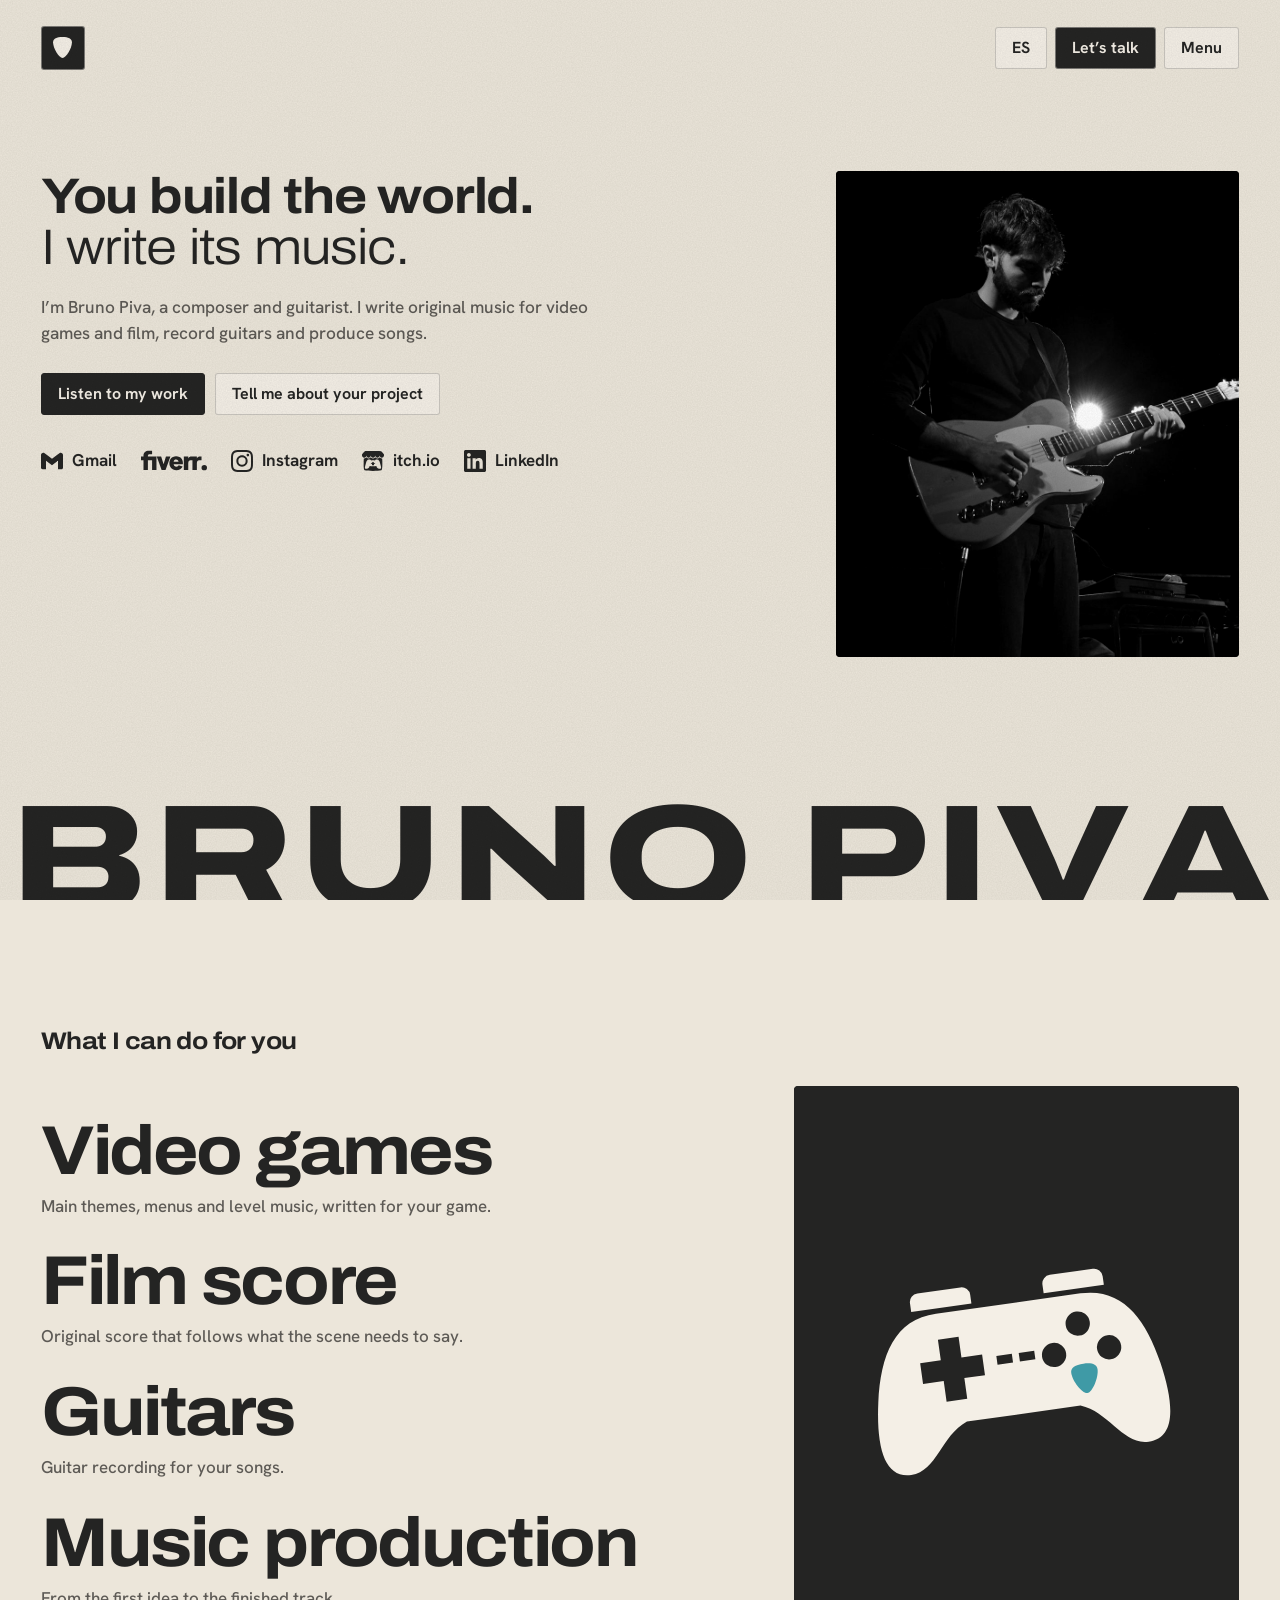
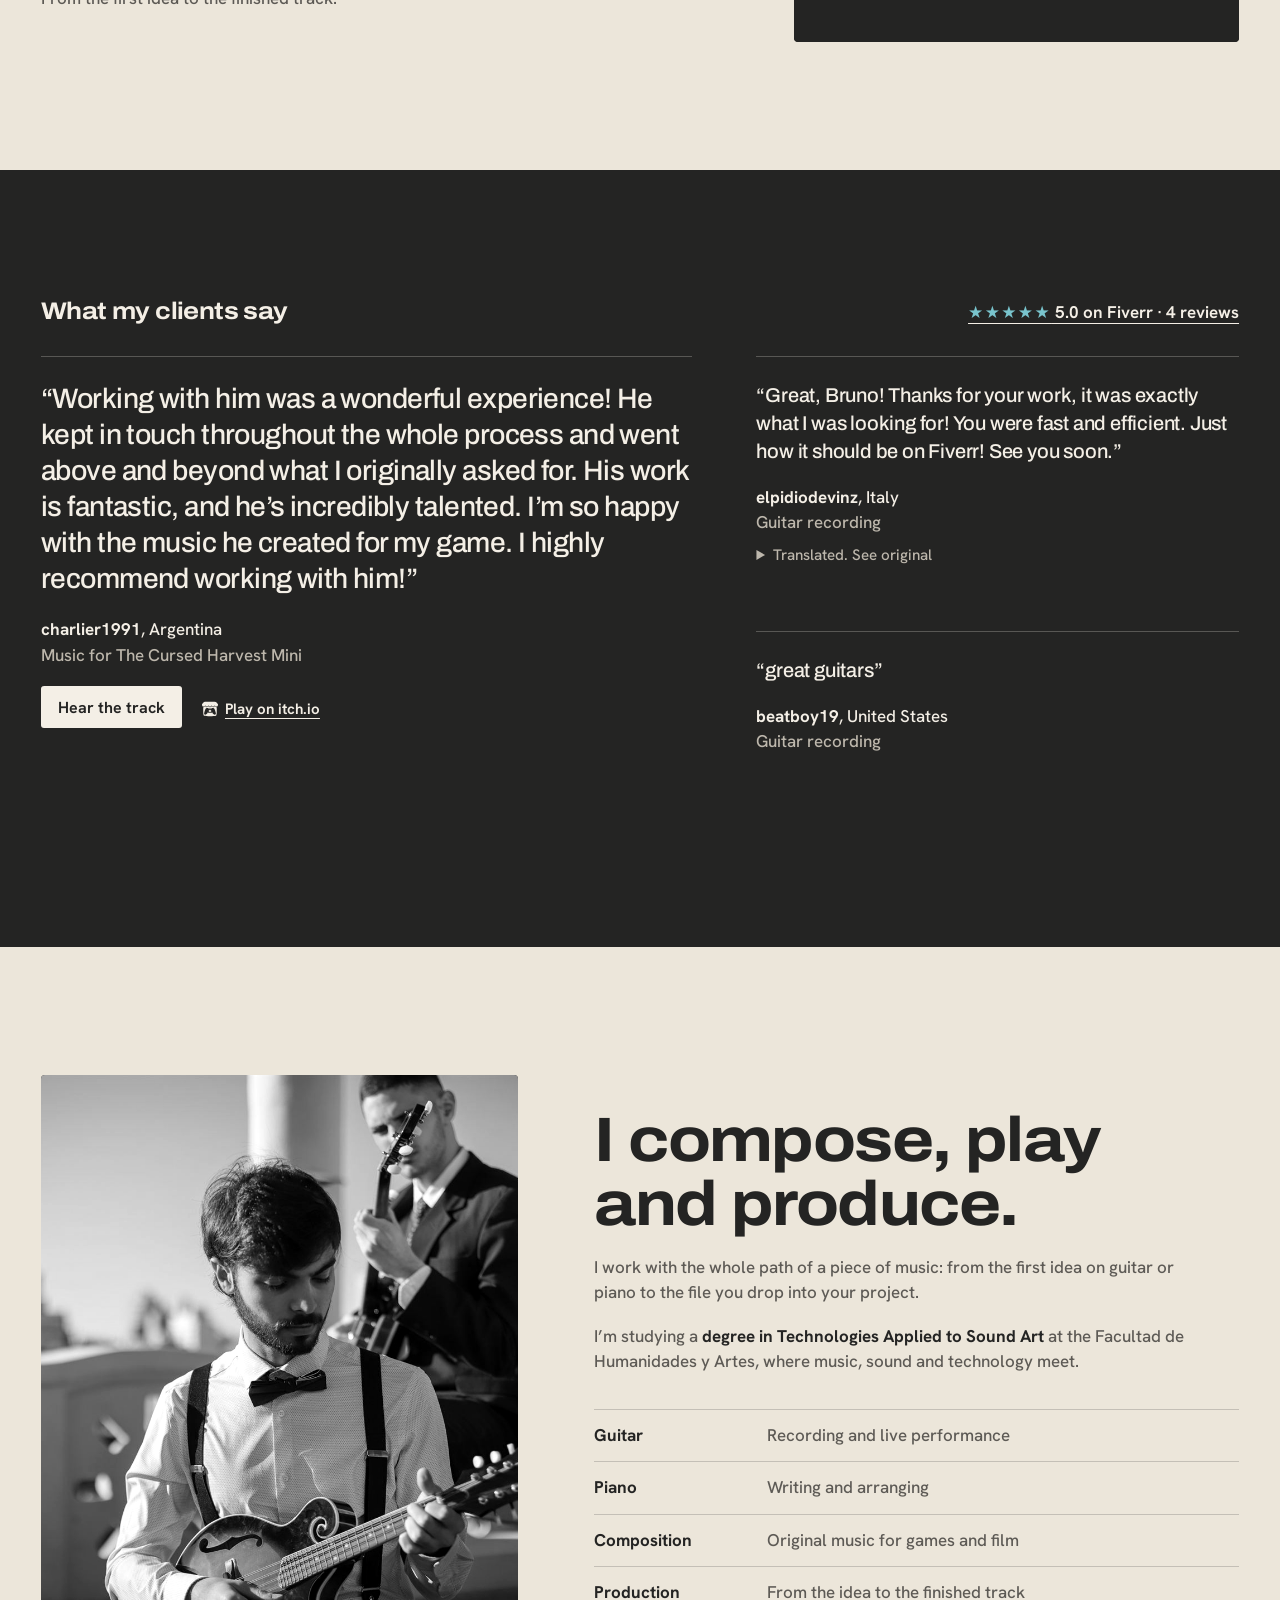
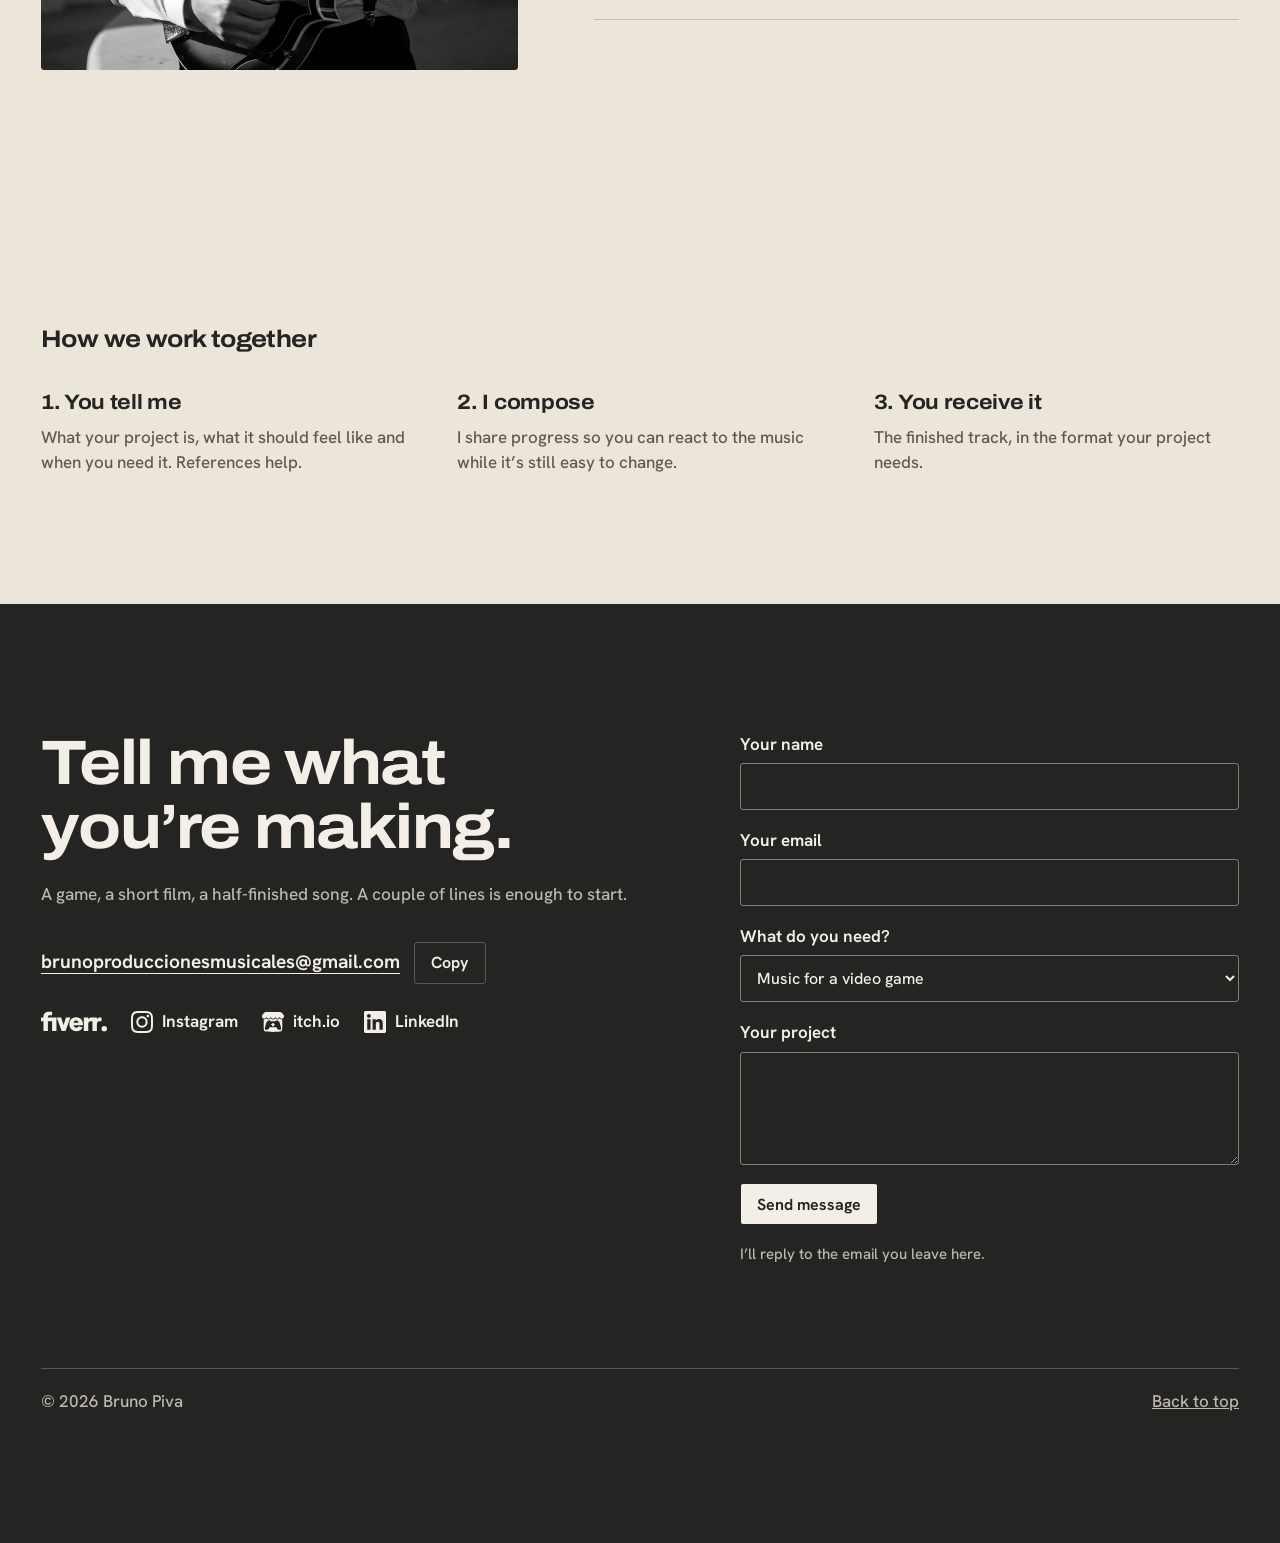
<file: index.html>
<!doctype html>
<html lang="es" id="top">
<head>
<meta charset="utf-8">
<meta name="viewport" content="width=device-width, initial-scale=1">
<title>Bruno Piva | Compositor y guitarrista para videojuegos y cine</title>
<meta name="description" content="Música original para videojuegos y cine, grabación de guitarras y producción musical. Escuchá mis trabajos y escribime.">
<!--seo-->
<link rel="canonical" href="https://brunopiva02.github.io/">
<link rel="alternate" hreflang="es" href="https://brunopiva02.github.io/">
<link rel="alternate" hreflang="en" href="https://brunopiva02.github.io/en/">
<link rel="alternate" hreflang="x-default" href="https://brunopiva02.github.io/">
<meta property="og:url" content="https://brunopiva02.github.io/">
<meta property="og:type" content="website">
<meta property="og:site_name" content="Bruno Piva">
<meta property="og:locale" content="es_AR">
<meta property="og:title" content="Bruno Piva | Compositor y guitarrista para videojuegos y cine">
<meta property="og:description" content="Música original para videojuegos y cine, grabación de guitarras y producción musical. Escuchá mis trabajos y escribime.">
<meta property="og:image" content="https://brunopiva02.github.io/img/og.jpg">
<meta property="og:image:width" content="1200">
<meta property="og:image:height" content="630">
<meta name="twitter:card" content="summary_large_image">
<script type="application/ld+json">{"@context":"https://schema.org","@type":"Person","name":"Bruno Piva","url":"https://brunopiva02.github.io/","image":"https://brunopiva02.github.io/img/og.jpg","jobTitle":"Compositor, guitarrista y productor musical","description":"Música original para videojuegos y cine, grabación de guitarras y producción musical. Escuchá mis trabajos y escribime.","email":"mailto:brunoproduccionesmusicales@gmail.com","knowsAbout":["Música para videojuegos","Música para cine","Grabación de guitarras","Producción musical"],"sameAs":["https://www.fiverr.com/bruno_piva","https://www.instagram.com/brunopiva_/","https://brunopiva02.itch.io","https://www.linkedin.com/in/bruno-piva-461441310"]}</script>
<!--/seo-->
<meta name="theme-color" content="#ece6da">
<link rel="icon" href="img/favicon.svg" type="image/svg+xml">
<link rel="preconnect" href="https://fonts.googleapis.com">
<link rel="preconnect" href="https://fonts.gstatic.com" crossorigin>
<link rel="stylesheet" href="css/style.css">
</head>
<body data-page="index">
<a class="skip" href="#contenido">Ir al contenido</a>
<header id="header"></header>
<div id="menu" inert><nav><a href="index.html">Inicio</a><a href="videojuegos.html">Videojuegos</a><a href="cine.html">Cine</a><a href="guitarras.html">Guitarras</a><a href="produccion.html">Producción musical</a><a href="en/index.html" hreflang="en">English</a></nav></div>
<main id="contenido" tabindex="-1" data-title="Bruno Piva | Compositor y guitarrista para videojuegos y cine" data-title-en="Bruno Piva | Composer and guitarist for games and film" data-desc="Música original para videojuegos y cine, grabación de guitarras y producción musical. Escuchá mis trabajos y escribime." data-desc-en="Original music for video games and film, guitar recording and music production. Listen to my work and get in touch.">
<section class="hero">
  <div class="hero-top">
    <div>
      <h1><b data-en="You build the world.">Vos creás el mundo.</b><span data-en="I write its music.">Yo le pongo la música.</span></h1>
      <p class="lede" data-en="I’m Bruno Piva, a composer and guitarist. I write original music for video games and film, record guitars and produce songs.">Soy Bruno Piva, compositor y guitarrista. Escribo música original para videojuegos y cine, grabo guitarras y produzco canciones.</p>
      <div class="cta"><a class="btn" href="#servicios" data-en="Listen to my work">Escuchar mis trabajos</a><a class="btn ghost" href="#contacto" data-en="Tell me about your project">Contame tu proyecto</a></div>
      <div class="socials" data-social></div>
    </div>
    <div class="photo"><img src="img/escenario.jpg" width="1600" height="1068" alt="Bruno Piva tocando una Telecaster celeste en un escenario" data-en-alt="Bruno Piva playing a light blue Telecaster on stage"></div>
  </div>
  <div class="wordmark" aria-hidden="true"><i>B</i><i>R</i><i>U</i><i>N</i><i>O</i><span class="gap"></span><i>P</i><i>I</i><i>V</i><i>A</i></div>
</section>
<section class="sec" id="servicios">
  <h2 data-en="What I can do for you">Qué puedo hacer por vos</h2>
  <div class="svc">
    <div class="svc-list">
      <a href="videojuegos.html" data-img="juego"><b data-en="Video games">Videojuegos</b><span data-en="Main themes, menus and level music, written for your game.">Temas principales, menús y música de niveles, escritos para tu juego.</span></a>
      <a href="cine.html" data-img="cine"><b data-en="Film score">Cine</b><span data-en="Original score that follows what the scene needs to say.">Música original que acompaña lo que la escena necesita contar.</span></a>
      <a href="guitarras.html" data-img="guitarra"><b data-en="Guitars">Guitarras</b><span data-en="Guitar recording for your songs.">Grabación de guitarras para tus canciones.</span></a>
      <a href="produccion.html" data-img="produccion"><b data-en="Music production">Producción musical</b><span data-en="From the first idea to the finished track.">De la primera idea al tema terminado.</span></a>
    </div>
    <div class="svc-img" aria-hidden="true"><div class="emblem on" data-k="juego" aria-hidden="true"><svg viewBox="0 0 400 400"><g class="tilt">
    <path class="c" d="M98 104h50a10 10 0 0 1 10 10v10H88v-10a10 10 0 0 1 10-10ZM252 104h50a10 10 0 0 1 10 10v10h-70v-10a10 10 0 0 1 10-10Z"/>
    <path class="c" d="M116 130H284C332 130 354 168 364 222C374 276 368 310 338 310C308 310 298 270 266 258H134C102 270 92 310 62 310C32 310 26 276 36 222C46 168 68 130 116 130Z"/>
    <path class="k" d="M114 160h24v24h24v24h-24v24h-24v-24H90v-24h24Z"/>
    <path class="k" d="M178 188h18v10h-18ZM204 188h18v10h-18Z"/>
    <circle class="k" cx="276" cy="164" r="14"/><circle class="k" cx="244" cy="196" r="14"/><circle class="k" cx="308" cy="196" r="14"/>
    <path class="s" transform="translate(259 209) scale(.85)" d="M20 2C31 2 38 5 38 12c0 11-11 30-18 30S2 23 2 12C2 5 9 2 20 2Z"/>
  </g></svg></div><div class="emblem" data-k="cine" aria-hidden="true"><svg viewBox="0 0 400 400"><defs><clipPath id="stick"><rect width="300" height="36" rx="5"/></clipPath></defs>
    <g class="clap" style="transform-origin:54px 150px"><g transform="translate(50 108)"><g clip-path="url(#stick)"><path class="c" d="M0 0h300v36H0z"/><path class="k" d="M40 36l-26-36h30l26 36Z"/><path class="k" d="M102 36l-26-36h30l26 36Z"/><path class="k" d="M164 36l-26-36h30l26 36Z"/><path class="k" d="M226 36l-26-36h30l26 36Z"/><path class="k" d="M288 36l-26-36h30l26 36Z"/><path class="k" d="M350 36l-26-36h30l26 36Z"/></g></g></g>
    <g transform="translate(50 150)"><g clip-path="url(#stick)"><path class="c" d="M0 0h300v36H0z"/><path class="k" d="M40 36l-26-36h30l26 36Z"/><path class="k" d="M102 36l-26-36h30l26 36Z"/><path class="k" d="M164 36l-26-36h30l26 36Z"/><path class="k" d="M226 36l-26-36h30l26 36Z"/><path class="k" d="M288 36l-26-36h30l26 36Z"/><path class="k" d="M350 36l-26-36h30l26 36Z"/></g></g>
    <path class="c" d="M56 192H344a6 6 0 0 1 6 6V318a6 6 0 0 1-6 6H56a6 6 0 0 1-6-6V198a6 6 0 0 1 6-6Z"/>
    <path class="k" d="M74 212h92v6H74ZM74 298h252v6H74ZM234 212h92v6h-92Z"/>
    <path class="s" transform="translate(163 287) rotate(-90) scale(1.35 1.7)" d="M20 2C31 2 38 5 38 12c0 11-11 30-18 30S2 23 2 12C2 5 9 2 20 2Z"/>
  </svg></div><div class="emblem" data-k="guitarra" aria-hidden="true"><svg viewBox="-8 -8 622 414"><defs><clipPath id="gb"><path d="M239 178C232 170 230 160 234 151C238 143 250 133 259 125C264 120 263 113 256 110C248 105 243 103 238 103C226 104 213 108 203 115C190 126 172 152 159 165C146 177 135 183 116 187.5C98 190 78 189 60 193C42 197 28 205 19 215C8 228 0 243 0 259C1 275 8 289 15 305C20 317 26 329 32 337C42 351 56 368 70 382C82 393 98 399 118 397C134 394 148 386 160 376C180 356 195 333 213 314C222 306 230 303 240 302C256 301 270 300 281 295C292 288 299 277 299 267C298 258 288 253 277 253C266 253 257 257 250 256C243 254 240 248 239.5 242C240 236 243 231 248 228Z"/></clipPath></defs><g class="gtr"><path d="M239 178C232 170 230 160 234 151C238 143 250 133 259 125C264 120 263 113 256 110C248 105 243 103 238 103C226 104 213 108 203 115C190 126 172 152 159 165C146 177 135 183 116 187.5C98 190 78 189 60 193C42 197 28 205 19 215C8 228 0 243 0 259C1 275 8 289 15 305C20 317 26 329 32 337C42 351 56 368 70 382C82 393 98 399 118 397C134 394 148 386 160 376C180 356 195 333 213 314C222 306 230 303 240 302C256 301 270 300 281 295C292 288 299 277 299 267C298 258 288 253 277 253C266 253 257 257 250 256C243 254 240 248 239.5 242C240 236 243 231 248 228Z" fill="#cfc6b5"/><g clip-path="url(#gb)"><path class="c" d="M239 178C232 170 230 160 234 151C238 143 250 133 259 125C264 120 263 113 256 110C248 105 243 103 238 103C226 104 213 108 203 115C190 126 172 152 159 165C146 177 135 183 116 187.5C98 190 78 189 60 193C42 197 28 205 19 215C8 228 0 243 0 259C1 275 8 289 15 305C20 317 26 329 32 337C42 351 56 368 70 382C82 393 98 399 118 397C134 394 148 386 160 376C180 356 195 333 213 314C222 306 230 303 240 302C256 301 270 300 281 295C292 288 299 277 299 267C298 258 288 253 277 253C266 253 257 257 250 256C243 254 240 248 239.5 242C240 236 243 231 248 228Z" transform="translate(9 -9)"/><path d="M26 222C40 208 62 203 84 200C112 197 134 193 152 180" fill="none" stroke="#242423" stroke-width="1.8" stroke-linecap="round" opacity=".55"/></g><path class="s" d="M213 178C220 178 223 186 221.5 196C222 205 228 216 236 224C231 232 231 243 234 251C240 259 252 261 262 262C272 261 282 258 287 264C290 271 284 278 274 283.5C262 288 250 289 240 292C226 296 214 304 203 316C190 333 178 351 164 364C154 370 146 372 138 371C130 368 127 360 129 350C133 343 138 340 137 332C135 320 136 313 131 308L104 296C100 290 94 283 93 281C100 276 107 268 105 262C99 257 94 253 94 246C94 238 100 231 108 226C122 220 148 218 165 213C180 207 193 190 206 181Z" stroke="#242423" stroke-width="2.6"/><g fill="#f4efe6"><circle cx="214" cy="184" r="1.8"/><circle cx="98" cy="246" r="1.8"/><circle cx="141" cy="365" r="1.8"/><circle cx="288" cy="266" r="1.8"/><circle cx="166" cy="355" r="1.8"/><circle cx="205" cy="307" r="1.8"/></g><g transform="translate(104 287) rotate(-30.8)"><path d="M0 -12L150 -9.2M0 -7.2L150 -5.52M0 -2.4L150 -1.84M0 2.4L150 1.84M0 7.2L150 5.52M0 12L150 9.2" stroke="#f4efe6" stroke-width=".9" fill="none"/></g><g class="k"><g transform="translate(104 287) rotate(-30.8)"><rect x="31" y="-23" width="9" height="46" rx="4.5" transform="rotate(9 35 0)"/><rect x="73" y="-23" width="9" height="46" rx="4.5"/><rect x="110" y="-23" width="9" height="46" rx="4.5"/><rect x="-9" y="-20" width="18" height="40" rx="3"/></g><circle cx="150" cy="309" r="5.5"/><circle cx="150" cy="330" r="5.5"/><circle cx="147" cy="353" r="5.5"/><ellipse cx="108" cy="355" rx="6.5" ry="21" transform="rotate(6 108 355)"/></g><g transform="translate(104 287) rotate(-30.8)"><g fill="#f4efe6"><circle cx="77.5" cy="-15" r="1.3"/><circle cx="114.5" cy="-15" r="1.3"/><circle cx="35.5" cy="-15" r="1.3" transform="rotate(9 35 0)"/><circle cx="77.5" cy="-9" r="1.3"/><circle cx="114.5" cy="-9" r="1.3"/><circle cx="35.5" cy="-9" r="1.3" transform="rotate(9 35 0)"/><circle cx="77.5" cy="-3" r="1.3"/><circle cx="114.5" cy="-3" r="1.3"/><circle cx="35.5" cy="-3" r="1.3" transform="rotate(9 35 0)"/><circle cx="77.5" cy="3" r="1.3"/><circle cx="114.5" cy="3" r="1.3"/><circle cx="35.5" cy="3" r="1.3" transform="rotate(9 35 0)"/><circle cx="77.5" cy="9" r="1.3"/><circle cx="114.5" cy="9" r="1.3"/><circle cx="35.5" cy="9" r="1.3" transform="rotate(9 35 0)"/><circle cx="77.5" cy="15" r="1.3"/><circle cx="114.5" cy="15" r="1.3"/><circle cx="35.5" cy="15" r="1.3" transform="rotate(9 35 0)"/></g><path d="M-5 -15H4M-5 -9H4M-5 -3H4M-5 3H4M-5 9H4M-5 15H4" stroke="#f4efe6" stroke-width="1.8"/></g><g fill="none" stroke="#f4efe6" stroke-width="1.5" stroke-linecap="round"><path d="M150 305.5v3.5M150 326.5v3.5M147 349.5v3.5M108 341v26"/></g><path d="M116 298C134 306 156 312 172 310L192 300" fill="none" stroke="#242423" stroke-width="3.5" stroke-linecap="round"/><path d="M183 305L192 300" stroke="#f4efe6" stroke-width="4.5" stroke-linecap="round"/><path d="M228.3 195.3L483 49.3L493 66.7L241.7 218.7Z" class="c" stroke="#242423" stroke-width="7" stroke-linejoin="round" paint-order="stroke"/><path class="c" d="M483 49.3C488 45 489 40 491 36C497 32 511 27.5 527 24.6L574 15C582 14 592 13 597 16C600.5 20 600.5 26 597.5 31C594 36 584 36 574 36C565 38 556 45 548 53C540 60 535 66 527 69C518 69.5 508 64 501 61L493 66.7Z"/><g transform="translate(104 287) rotate(-30.8)"><path d="M421.91 -10.3V10.3M398.23 -10.58V10.58M375.88 -10.85V10.85M354.78 -11.1V11.1M334.87 -11.34V11.34M316.08 -11.56V11.56M298.34 -11.77V11.77M281.59 -11.97V11.97M265.79 -12.16V12.16M250.87 -12.34V12.34M236.79 -12.51V12.51M223.5 -12.67V12.67M210.96 -12.81V12.81M199.12 -12.96V12.96M187.94 -13.09V13.09M177.39 -13.22V13.22M167.44 -13.33V13.33M158.04 -13.45V13.45" fill="none" stroke="#242423" stroke-width="1.7"/><g class="k"><circle cx="387.06" cy="0" r="2.2"/><circle cx="344.83" cy="0" r="2.2"/><circle cx="307.21" cy="0" r="2.2"/><circle cx="273.69" cy="0" r="2.2"/><circle cx="230.15" cy="0" r="2.2"/><circle cx="193.53" cy="0" r="2.2"/></g></g><path d="M499 33L496 20M514 30L512 17.5M530 26L529 14M546 22L544 10.5M561 19L559 7.5M575 16L574 3.5" stroke="#f4efe6" stroke-width="2.4" fill="none"/><g class="c"><circle cx="496" cy="20" r="3.8"/><circle cx="512" cy="17.5" r="3.8"/><circle cx="529" cy="14" r="3.8"/><circle cx="544" cy="10.5" r="3.8"/><circle cx="559" cy="7.5" r="3.8"/><circle cx="574" cy="3.5" r="3.8"/></g><g class="k"><circle cx="501" cy="38" r="2.2"/><circle cx="516" cy="35" r="2.2"/><circle cx="532" cy="32" r="2.2"/><circle cx="547" cy="28.5" r="2.2"/><circle cx="563" cy="25" r="2.2"/><circle cx="578" cy="22" r="2.2"/></g></g></svg></div><div class="emblem" data-k="produccion" aria-hidden="true"><svg viewBox="0 0 400 400"><path class="r" d="M66 70h8v260h-8Z"/><g class="fad" style="--d:-90px"><rect class="c" x="47" y="226" width="46" height="58" rx="5"/><path class="k" d="M47 252h46v6h-46Z"/></g><path class="r" d="M131 70h8v260h-8Z"/><g class="fad" style="--d:70px"><rect class="c" x="112" y="120" width="46" height="58" rx="5"/><path class="k" d="M112 146h46v6h-46Z"/></g><path class="r" d="M196 70h8v260h-8Z"/><g class="fad" style="--d:-60px"><path class="s" transform="translate(169 168) scale(1.55 1.35)" d="M20 2C31 2 38 5 38 12c0 11-11 30-18 30S2 23 2 12C2 5 9 2 20 2Z"/></g><path class="r" d="M261 70h8v260h-8Z"/><g class="fad" style="--d:110px"><rect class="c" x="242" y="92" width="46" height="58" rx="5"/><path class="k" d="M242 118h46v6h-46Z"/></g><path class="r" d="M326 70h8v260h-8Z"/><g class="fad" style="--d:-40px"><rect class="c" x="307" y="160" width="46" height="58" rx="5"/><path class="k" d="M307 186h46v6h-46Z"/></g></svg></div></div>
  </div>
</section><section class="sec dark" data-reviews="home"><div class="sec-head"><h2>Lo que dicen mis clientes</h2></div><div class="reviews"><figure><blockquote>“¡Trabajar con él fue una experiencia maravillosa! Estuvo en contacto durante todo el proceso y fue mucho más allá de lo que le pedí al principio. Su trabajo es fantástico y tiene un talento increíble. Estoy muy feliz con la música que creó para mi juego. ¡Recomiendo mucho trabajar con él!”</blockquote><figcaption><b>charlier1991</b>, Argentina<span>Música para The Cursed Harvest Mini</span></figcaption></figure><figure><blockquote>“¡Grande, Bruno! Gracias por tu trabajo, ¡era justo lo que buscaba! Fuiste rápido y eficaz. ¡Como hay que ser en Fiverr! Hasta pronto.”</blockquote><figcaption><b>elpidiodevinz</b>, Italia<span>Grabación de guitarras</span></figcaption></figure><figure><blockquote>“Excelentes guitarras.”</blockquote><figcaption><b>beatboy19</b>, Estados Unidos<span>Grabación de guitarras</span></figcaption></figure></div></section>
<section class="sec about" id="sobre-mi">
  <div class="photo rv"><img loading="lazy" src="img/mandolina.jpg" width="1600" height="1067" alt="Bruno Piva tocando la mandolina" data-en-alt="Bruno Piva playing the mandolin"></div>
  <div class="prose rv">
    <h2 class="big" data-en="I compose, play and produce.">Compongo, toco y produzco.</h2>
    <p data-en="I work with the whole path of a piece of music: from the first idea on guitar or piano to the file you drop into your project.">Trabajo todo el recorrido de una pieza: desde la primera idea en la guitarra o el piano hasta el archivo que ponés en tu proyecto.</p>
    <p data-en="I’m studying a <strong>degree in Technologies Applied to Sound Art</strong> at the Facultad de Humanidades y Artes, where music, sound and technology meet.">Estudio la <strong>Licenciatura en Tecnologías Aplicadas al Arte Sonoro</strong> en la Facultad de Humanidades y Artes, donde se cruzan música, sonido y tecnología.</p>
    <dl class="skills">
      <div><dt data-en="Guitar">Guitarra</dt><dd data-en="Recording and live performance">Grabación y vivo</dd></div>
      <div><dt data-en="Piano">Piano</dt><dd data-en="Writing and arranging">Composición y arreglos</dd></div>
      <div><dt data-en="Composition">Composición</dt><dd data-en="Original music for games and film">Música original para videojuegos y cine</dd></div>
      <div><dt data-en="Production">Producción</dt><dd data-en="From the idea to the finished track">De la idea al tema terminado</dd></div>
    </dl>
  </div>
</section>
<section class="sec">
  <h2 data-en="How we work together">Cómo trabajamos</h2>
  <div class="split">
    <div><h3 data-en="1. You tell me">1. Me contás</h3><p data-en="What your project is, what it should feel like and when you need it. References help.">De qué va tu proyecto, qué tiene que transmitir y para cuándo lo necesitás. Las referencias ayudan.</p></div>
    <div><h3 data-en="2. I compose">2. Compongo</h3><p data-en="I share progress so you can react to the music while it’s still easy to change.">Te muestro avances para que opines sobre la música cuando todavía es fácil cambiarla.</p></div>
    <div><h3 data-en="3. You receive it">3. Lo recibís</h3><p data-en="The finished track, in the format your project needs.">El tema terminado, en el formato que necesita tu proyecto.</p></div>
  </div>
</section>
</main>
<section id="contacto" class="sec dark"><p><a href="mailto:brunoproduccionesmusicales@gmail.com">brunoproduccionesmusicales@gmail.com</a></p></section>
<div id="player" role="region" aria-label="Reproductor" hidden></div>
<script src="js/config.js"></script>
<script src="js/icons.js"></script>
<script src="js/waves.js"></script>
<script src="js/app.js"></script>
</body>
</html>
</file>
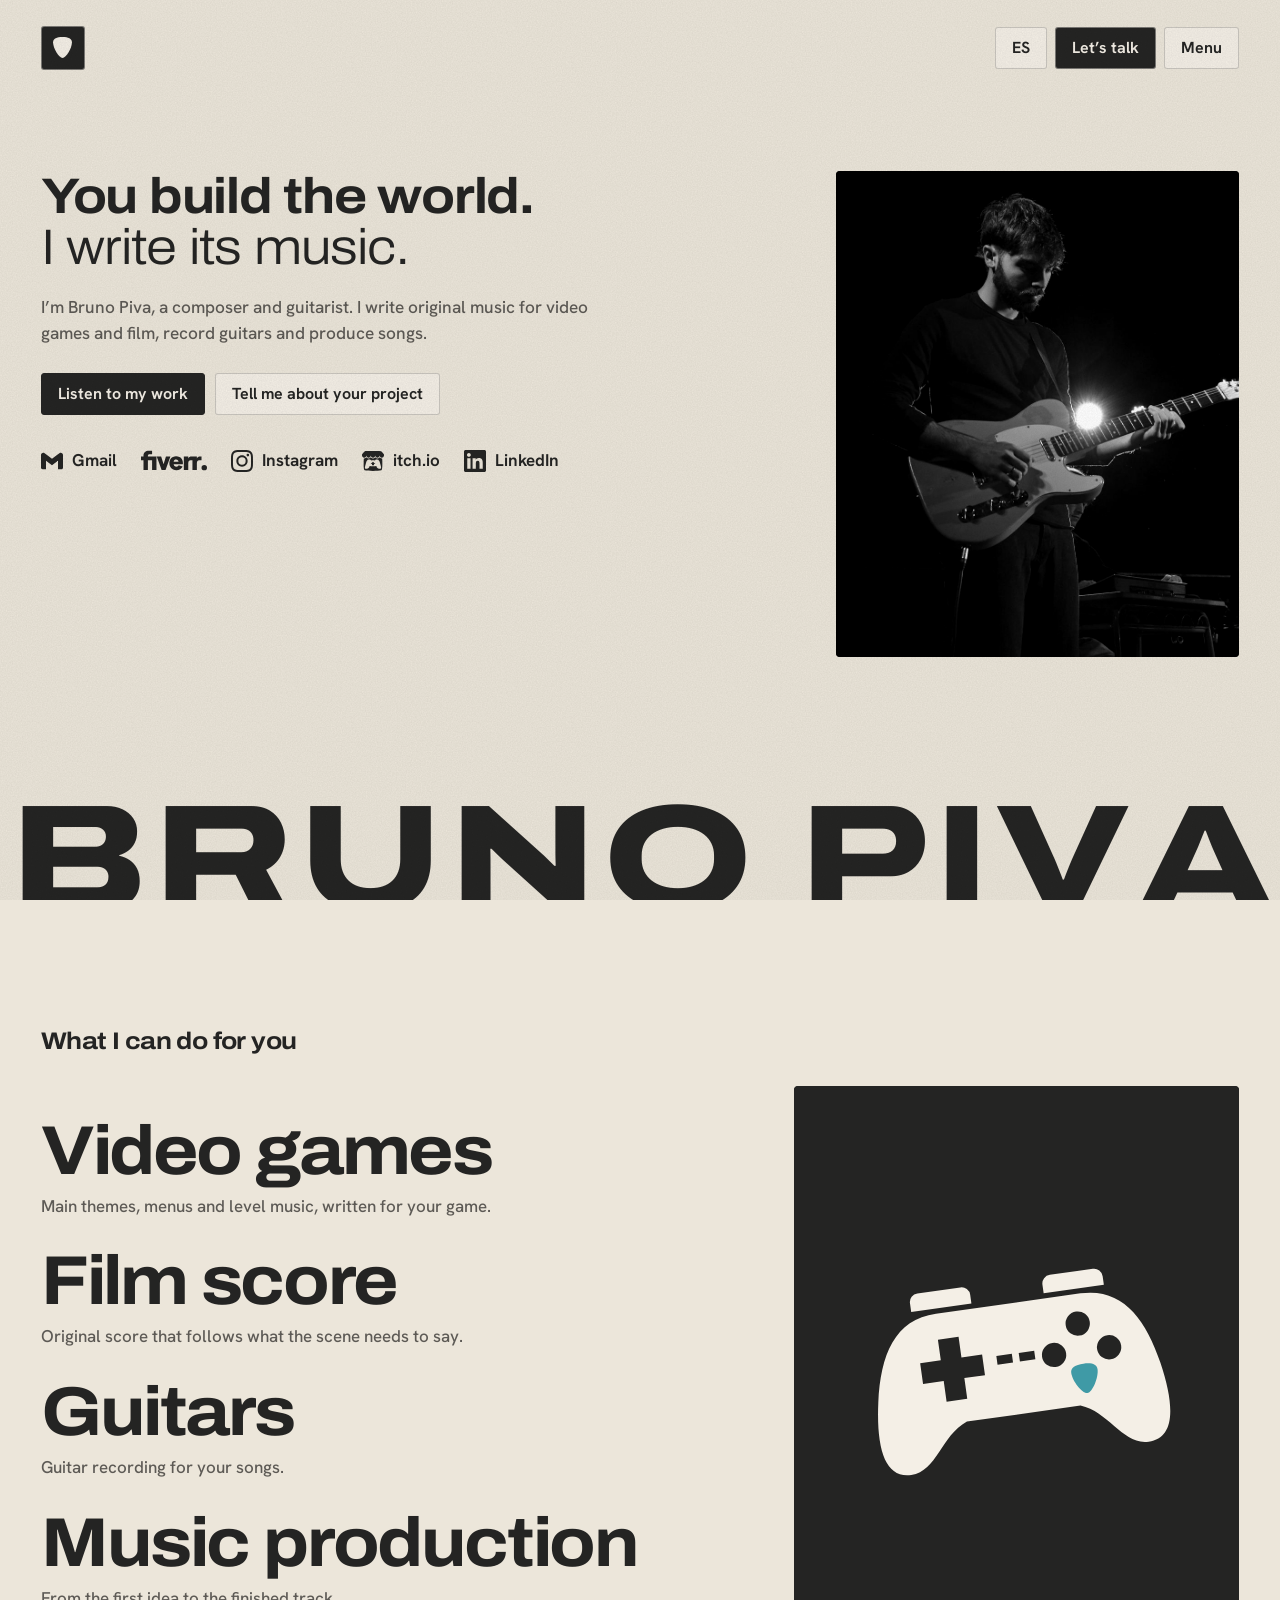
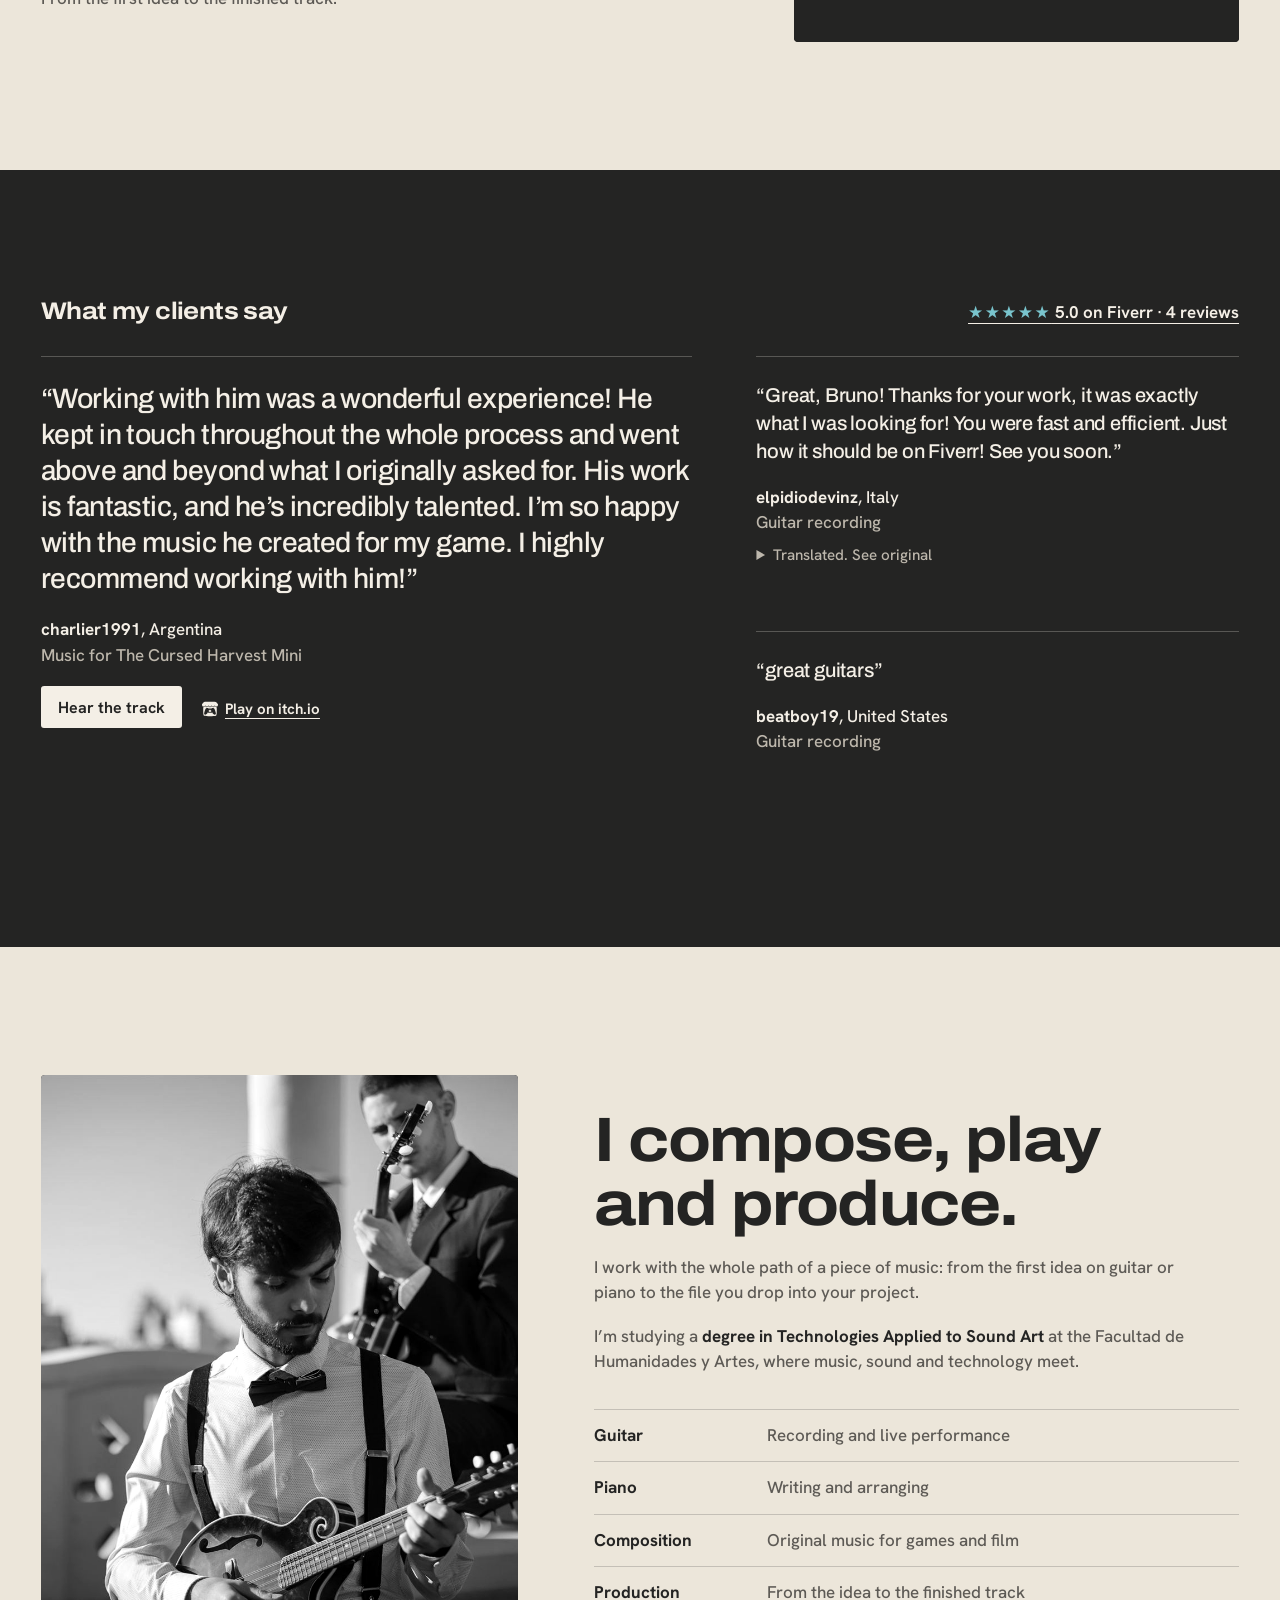
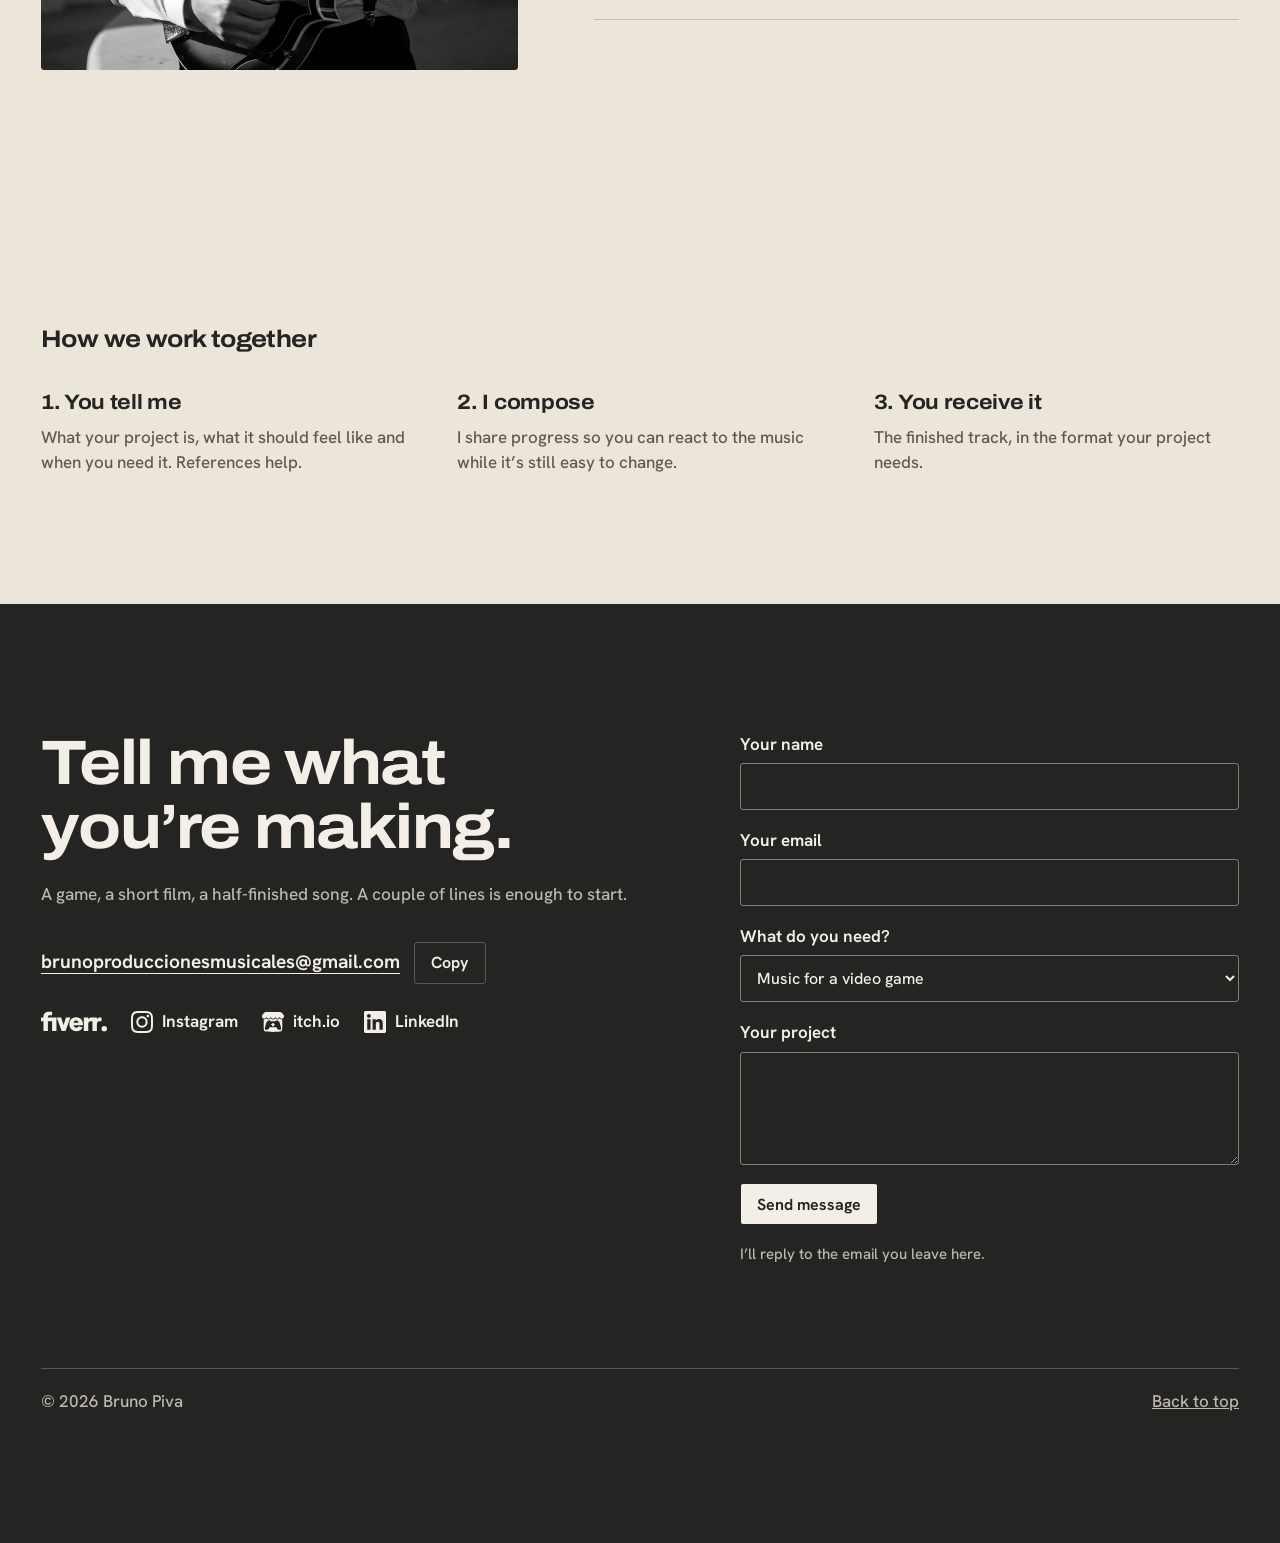
<file: en/index.html>
<!doctype html>
<html lang="en" id="top">
<head>
<meta charset="utf-8">
<meta name="viewport" content="width=device-width, initial-scale=1">
<title>Bruno Piva | Composer and guitarist for games and film</title>
<meta name="description" content="Original music for video games and film, guitar recording and music production. Listen to my work and get in touch.">
<!--seo-->
<link rel="canonical" href="https://brunopiva02.github.io/en/">
<link rel="alternate" hreflang="es" href="https://brunopiva02.github.io/">
<link rel="alternate" hreflang="en" href="https://brunopiva02.github.io/en/">
<link rel="alternate" hreflang="x-default" href="https://brunopiva02.github.io/">
<meta property="og:url" content="https://brunopiva02.github.io/en/">
<meta property="og:type" content="website">
<meta property="og:site_name" content="Bruno Piva">
<meta property="og:locale" content="en_US">
<meta property="og:title" content="Bruno Piva | Composer and guitarist for games and film">
<meta property="og:description" content="Original music for video games and film, guitar recording and music production. Listen to my work and get in touch.">
<meta property="og:image" content="https://brunopiva02.github.io/img/og.jpg">
<meta property="og:image:width" content="1200">
<meta property="og:image:height" content="630">
<meta name="twitter:card" content="summary_large_image">
<script type="application/ld+json">{"@context":"https://schema.org","@type":"Person","name":"Bruno Piva","url":"https://brunopiva02.github.io/en/","image":"https://brunopiva02.github.io/img/og.jpg","jobTitle":"Composer, guitarist and music producer","description":"Original music for video games and film, guitar recording and music production. Listen to my work and get in touch.","email":"mailto:brunoproduccionesmusicales@gmail.com","knowsAbout":["Video game music","Film score","Guitar recording","Music production"],"sameAs":["https://www.fiverr.com/bruno_piva","https://www.instagram.com/brunopiva_/","https://brunopiva02.itch.io","https://www.linkedin.com/in/bruno-piva-461441310"]}</script>
<!--/seo-->
<meta name="theme-color" content="#ece6da">
<link rel="icon" href="../img/favicon.svg" type="image/svg+xml">
<link rel="preconnect" href="https://fonts.googleapis.com">
<link rel="preconnect" href="https://fonts.gstatic.com" crossorigin>
<link rel="stylesheet" href="../css/style.css">
</head>
<body data-page="index">
<a class="skip" href="#contenido">Skip to content</a>
<header id="header"></header>
<div id="menu" inert><nav><a href="index.html">Home</a><a href="videojuegos.html">Video games</a><a href="cine.html">Film score</a><a href="guitarras.html">Guitars</a><a href="produccion.html">Music production</a><a href="../index.html" hreflang="es">Español</a></nav></div>
<main id="contenido" tabindex="-1" data-title="Bruno Piva | Compositor y guitarrista para videojuegos y cine" data-title-en="Bruno Piva | Composer and guitarist for games and film" data-desc="Música original para videojuegos y cine, grabación de guitarras y producción musical. Escuchá mis trabajos y escribime." data-desc-en="Original music for video games and film, guitar recording and music production. Listen to my work and get in touch.">
<section class="hero">
  <div class="hero-top">
    <div>
      <h1><b>You build the world.</b><span>I write its music.</span></h1>
      <p class="lede">I’m Bruno Piva, a composer and guitarist. I write original music for video games and film, record guitars and produce songs.</p>
      <div class="cta"><a class="btn" href="#servicios">Listen to my work</a><a class="btn ghost" href="#contacto">Tell me about your project</a></div>
      <div class="socials" data-social></div>
    </div>
    <div class="photo"><img src="../img/escenario.jpg" width="1600" height="1068" alt="Bruno Piva playing a light blue Telecaster on stage"></div>
  </div>
  <div class="wordmark" aria-hidden="true"><i>B</i><i>R</i><i>U</i><i>N</i><i>O</i><span class="gap"></span><i>P</i><i>I</i><i>V</i><i>A</i></div>
</section>
<section class="sec" id="servicios">
  <h2>What I can do for you</h2>
  <div class="svc">
    <div class="svc-list">
      <a href="videojuegos.html" data-img="juego"><b>Video games</b><span>Main themes, menus and level music, written for your game.</span></a>
      <a href="cine.html" data-img="cine"><b>Film score</b><span>Original score that follows what the scene needs to say.</span></a>
      <a href="guitarras.html" data-img="guitarra"><b>Guitars</b><span>Guitar recording for your songs.</span></a>
      <a href="produccion.html" data-img="produccion"><b>Music production</b><span>From the first idea to the finished track.</span></a>
    </div>
    <div class="svc-img" aria-hidden="true"><div class="emblem on" data-k="juego" aria-hidden="true"><svg viewBox="0 0 400 400"><g class="tilt">
    <path class="c" d="M98 104h50a10 10 0 0 1 10 10v10H88v-10a10 10 0 0 1 10-10ZM252 104h50a10 10 0 0 1 10 10v10h-70v-10a10 10 0 0 1 10-10Z"/>
    <path class="c" d="M116 130H284C332 130 354 168 364 222C374 276 368 310 338 310C308 310 298 270 266 258H134C102 270 92 310 62 310C32 310 26 276 36 222C46 168 68 130 116 130Z"/>
    <path class="k" d="M114 160h24v24h24v24h-24v24h-24v-24H90v-24h24Z"/>
    <path class="k" d="M178 188h18v10h-18ZM204 188h18v10h-18Z"/>
    <circle class="k" cx="276" cy="164" r="14"/><circle class="k" cx="244" cy="196" r="14"/><circle class="k" cx="308" cy="196" r="14"/>
    <path class="s" transform="translate(259 209) scale(.85)" d="M20 2C31 2 38 5 38 12c0 11-11 30-18 30S2 23 2 12C2 5 9 2 20 2Z"/>
  </g></svg></div><div class="emblem" data-k="cine" aria-hidden="true"><svg viewBox="0 0 400 400"><defs><clipPath id="stick"><rect width="300" height="36" rx="5"/></clipPath></defs>
    <g class="clap" style="transform-origin:54px 150px"><g transform="translate(50 108)"><g clip-path="url(#stick)"><path class="c" d="M0 0h300v36H0z"/><path class="k" d="M40 36l-26-36h30l26 36Z"/><path class="k" d="M102 36l-26-36h30l26 36Z"/><path class="k" d="M164 36l-26-36h30l26 36Z"/><path class="k" d="M226 36l-26-36h30l26 36Z"/><path class="k" d="M288 36l-26-36h30l26 36Z"/><path class="k" d="M350 36l-26-36h30l26 36Z"/></g></g></g>
    <g transform="translate(50 150)"><g clip-path="url(#stick)"><path class="c" d="M0 0h300v36H0z"/><path class="k" d="M40 36l-26-36h30l26 36Z"/><path class="k" d="M102 36l-26-36h30l26 36Z"/><path class="k" d="M164 36l-26-36h30l26 36Z"/><path class="k" d="M226 36l-26-36h30l26 36Z"/><path class="k" d="M288 36l-26-36h30l26 36Z"/><path class="k" d="M350 36l-26-36h30l26 36Z"/></g></g>
    <path class="c" d="M56 192H344a6 6 0 0 1 6 6V318a6 6 0 0 1-6 6H56a6 6 0 0 1-6-6V198a6 6 0 0 1 6-6Z"/>
    <path class="k" d="M74 212h92v6H74ZM74 298h252v6H74ZM234 212h92v6h-92Z"/>
    <path class="s" transform="translate(163 287) rotate(-90) scale(1.35 1.7)" d="M20 2C31 2 38 5 38 12c0 11-11 30-18 30S2 23 2 12C2 5 9 2 20 2Z"/>
  </svg></div><div class="emblem" data-k="guitarra" aria-hidden="true"><svg viewBox="-8 -8 622 414"><defs><clipPath id="gb"><path d="M239 178C232 170 230 160 234 151C238 143 250 133 259 125C264 120 263 113 256 110C248 105 243 103 238 103C226 104 213 108 203 115C190 126 172 152 159 165C146 177 135 183 116 187.5C98 190 78 189 60 193C42 197 28 205 19 215C8 228 0 243 0 259C1 275 8 289 15 305C20 317 26 329 32 337C42 351 56 368 70 382C82 393 98 399 118 397C134 394 148 386 160 376C180 356 195 333 213 314C222 306 230 303 240 302C256 301 270 300 281 295C292 288 299 277 299 267C298 258 288 253 277 253C266 253 257 257 250 256C243 254 240 248 239.5 242C240 236 243 231 248 228Z"/></clipPath></defs><g class="gtr"><path d="M239 178C232 170 230 160 234 151C238 143 250 133 259 125C264 120 263 113 256 110C248 105 243 103 238 103C226 104 213 108 203 115C190 126 172 152 159 165C146 177 135 183 116 187.5C98 190 78 189 60 193C42 197 28 205 19 215C8 228 0 243 0 259C1 275 8 289 15 305C20 317 26 329 32 337C42 351 56 368 70 382C82 393 98 399 118 397C134 394 148 386 160 376C180 356 195 333 213 314C222 306 230 303 240 302C256 301 270 300 281 295C292 288 299 277 299 267C298 258 288 253 277 253C266 253 257 257 250 256C243 254 240 248 239.5 242C240 236 243 231 248 228Z" fill="#cfc6b5"/><g clip-path="url(#gb)"><path class="c" d="M239 178C232 170 230 160 234 151C238 143 250 133 259 125C264 120 263 113 256 110C248 105 243 103 238 103C226 104 213 108 203 115C190 126 172 152 159 165C146 177 135 183 116 187.5C98 190 78 189 60 193C42 197 28 205 19 215C8 228 0 243 0 259C1 275 8 289 15 305C20 317 26 329 32 337C42 351 56 368 70 382C82 393 98 399 118 397C134 394 148 386 160 376C180 356 195 333 213 314C222 306 230 303 240 302C256 301 270 300 281 295C292 288 299 277 299 267C298 258 288 253 277 253C266 253 257 257 250 256C243 254 240 248 239.5 242C240 236 243 231 248 228Z" transform="translate(9 -9)"/><path d="M26 222C40 208 62 203 84 200C112 197 134 193 152 180" fill="none" stroke="#242423" stroke-width="1.8" stroke-linecap="round" opacity=".55"/></g><path class="s" d="M213 178C220 178 223 186 221.5 196C222 205 228 216 236 224C231 232 231 243 234 251C240 259 252 261 262 262C272 261 282 258 287 264C290 271 284 278 274 283.5C262 288 250 289 240 292C226 296 214 304 203 316C190 333 178 351 164 364C154 370 146 372 138 371C130 368 127 360 129 350C133 343 138 340 137 332C135 320 136 313 131 308L104 296C100 290 94 283 93 281C100 276 107 268 105 262C99 257 94 253 94 246C94 238 100 231 108 226C122 220 148 218 165 213C180 207 193 190 206 181Z" stroke="#242423" stroke-width="2.6"/><g fill="#f4efe6"><circle cx="214" cy="184" r="1.8"/><circle cx="98" cy="246" r="1.8"/><circle cx="141" cy="365" r="1.8"/><circle cx="288" cy="266" r="1.8"/><circle cx="166" cy="355" r="1.8"/><circle cx="205" cy="307" r="1.8"/></g><g transform="translate(104 287) rotate(-30.8)"><path d="M0 -12L150 -9.2M0 -7.2L150 -5.52M0 -2.4L150 -1.84M0 2.4L150 1.84M0 7.2L150 5.52M0 12L150 9.2" stroke="#f4efe6" stroke-width=".9" fill="none"/></g><g class="k"><g transform="translate(104 287) rotate(-30.8)"><rect x="31" y="-23" width="9" height="46" rx="4.5" transform="rotate(9 35 0)"/><rect x="73" y="-23" width="9" height="46" rx="4.5"/><rect x="110" y="-23" width="9" height="46" rx="4.5"/><rect x="-9" y="-20" width="18" height="40" rx="3"/></g><circle cx="150" cy="309" r="5.5"/><circle cx="150" cy="330" r="5.5"/><circle cx="147" cy="353" r="5.5"/><ellipse cx="108" cy="355" rx="6.5" ry="21" transform="rotate(6 108 355)"/></g><g transform="translate(104 287) rotate(-30.8)"><g fill="#f4efe6"><circle cx="77.5" cy="-15" r="1.3"/><circle cx="114.5" cy="-15" r="1.3"/><circle cx="35.5" cy="-15" r="1.3" transform="rotate(9 35 0)"/><circle cx="77.5" cy="-9" r="1.3"/><circle cx="114.5" cy="-9" r="1.3"/><circle cx="35.5" cy="-9" r="1.3" transform="rotate(9 35 0)"/><circle cx="77.5" cy="-3" r="1.3"/><circle cx="114.5" cy="-3" r="1.3"/><circle cx="35.5" cy="-3" r="1.3" transform="rotate(9 35 0)"/><circle cx="77.5" cy="3" r="1.3"/><circle cx="114.5" cy="3" r="1.3"/><circle cx="35.5" cy="3" r="1.3" transform="rotate(9 35 0)"/><circle cx="77.5" cy="9" r="1.3"/><circle cx="114.5" cy="9" r="1.3"/><circle cx="35.5" cy="9" r="1.3" transform="rotate(9 35 0)"/><circle cx="77.5" cy="15" r="1.3"/><circle cx="114.5" cy="15" r="1.3"/><circle cx="35.5" cy="15" r="1.3" transform="rotate(9 35 0)"/></g><path d="M-5 -15H4M-5 -9H4M-5 -3H4M-5 3H4M-5 9H4M-5 15H4" stroke="#f4efe6" stroke-width="1.8"/></g><g fill="none" stroke="#f4efe6" stroke-width="1.5" stroke-linecap="round"><path d="M150 305.5v3.5M150 326.5v3.5M147 349.5v3.5M108 341v26"/></g><path d="M116 298C134 306 156 312 172 310L192 300" fill="none" stroke="#242423" stroke-width="3.5" stroke-linecap="round"/><path d="M183 305L192 300" stroke="#f4efe6" stroke-width="4.5" stroke-linecap="round"/><path d="M228.3 195.3L483 49.3L493 66.7L241.7 218.7Z" class="c" stroke="#242423" stroke-width="7" stroke-linejoin="round" paint-order="stroke"/><path class="c" d="M483 49.3C488 45 489 40 491 36C497 32 511 27.5 527 24.6L574 15C582 14 592 13 597 16C600.5 20 600.5 26 597.5 31C594 36 584 36 574 36C565 38 556 45 548 53C540 60 535 66 527 69C518 69.5 508 64 501 61L493 66.7Z"/><g transform="translate(104 287) rotate(-30.8)"><path d="M421.91 -10.3V10.3M398.23 -10.58V10.58M375.88 -10.85V10.85M354.78 -11.1V11.1M334.87 -11.34V11.34M316.08 -11.56V11.56M298.34 -11.77V11.77M281.59 -11.97V11.97M265.79 -12.16V12.16M250.87 -12.34V12.34M236.79 -12.51V12.51M223.5 -12.67V12.67M210.96 -12.81V12.81M199.12 -12.96V12.96M187.94 -13.09V13.09M177.39 -13.22V13.22M167.44 -13.33V13.33M158.04 -13.45V13.45" fill="none" stroke="#242423" stroke-width="1.7"/><g class="k"><circle cx="387.06" cy="0" r="2.2"/><circle cx="344.83" cy="0" r="2.2"/><circle cx="307.21" cy="0" r="2.2"/><circle cx="273.69" cy="0" r="2.2"/><circle cx="230.15" cy="0" r="2.2"/><circle cx="193.53" cy="0" r="2.2"/></g></g><path d="M499 33L496 20M514 30L512 17.5M530 26L529 14M546 22L544 10.5M561 19L559 7.5M575 16L574 3.5" stroke="#f4efe6" stroke-width="2.4" fill="none"/><g class="c"><circle cx="496" cy="20" r="3.8"/><circle cx="512" cy="17.5" r="3.8"/><circle cx="529" cy="14" r="3.8"/><circle cx="544" cy="10.5" r="3.8"/><circle cx="559" cy="7.5" r="3.8"/><circle cx="574" cy="3.5" r="3.8"/></g><g class="k"><circle cx="501" cy="38" r="2.2"/><circle cx="516" cy="35" r="2.2"/><circle cx="532" cy="32" r="2.2"/><circle cx="547" cy="28.5" r="2.2"/><circle cx="563" cy="25" r="2.2"/><circle cx="578" cy="22" r="2.2"/></g></g></svg></div><div class="emblem" data-k="produccion" aria-hidden="true"><svg viewBox="0 0 400 400"><path class="r" d="M66 70h8v260h-8Z"/><g class="fad" style="--d:-90px"><rect class="c" x="47" y="226" width="46" height="58" rx="5"/><path class="k" d="M47 252h46v6h-46Z"/></g><path class="r" d="M131 70h8v260h-8Z"/><g class="fad" style="--d:70px"><rect class="c" x="112" y="120" width="46" height="58" rx="5"/><path class="k" d="M112 146h46v6h-46Z"/></g><path class="r" d="M196 70h8v260h-8Z"/><g class="fad" style="--d:-60px"><path class="s" transform="translate(169 168) scale(1.55 1.35)" d="M20 2C31 2 38 5 38 12c0 11-11 30-18 30S2 23 2 12C2 5 9 2 20 2Z"/></g><path class="r" d="M261 70h8v260h-8Z"/><g class="fad" style="--d:110px"><rect class="c" x="242" y="92" width="46" height="58" rx="5"/><path class="k" d="M242 118h46v6h-46Z"/></g><path class="r" d="M326 70h8v260h-8Z"/><g class="fad" style="--d:-40px"><rect class="c" x="307" y="160" width="46" height="58" rx="5"/><path class="k" d="M307 186h46v6h-46Z"/></g></svg></div></div>
  </div>
</section><section class="sec dark" data-reviews="home"><div class="sec-head"><h2>What my clients say</h2></div><div class="reviews"><figure><blockquote>“Working with him was a wonderful experience! He kept in touch throughout the whole process and went above and beyond what I originally asked for. His work is fantastic, and he’s incredibly talented. I’m so happy with the music he created for my game. I highly recommend working with him!”</blockquote><figcaption><b>charlier1991</b>, Argentina<span>Music for The Cursed Harvest Mini</span></figcaption></figure><figure><blockquote>“Great, Bruno! Thanks for your work, it was exactly what I was looking for! You were fast and efficient. Just how it should be on Fiverr! See you soon.”</blockquote><figcaption><b>elpidiodevinz</b>, Italy<span>Guitar recording</span></figcaption></figure><figure><blockquote>“great guitars”</blockquote><figcaption><b>beatboy19</b>, United States<span>Guitar recording</span></figcaption></figure></div></section>
<section class="sec about" id="sobre-mi">
  <div class="photo rv"><img loading="lazy" src="../img/mandolina.jpg" width="1600" height="1067" alt="Bruno Piva playing the mandolin"></div>
  <div class="prose rv">
    <h2 class="big">I compose, play and produce.</h2>
    <p>I work with the whole path of a piece of music: from the first idea on guitar or piano to the file you drop into your project.</p>
    <p>I’m studying a <strong>degree in Technologies Applied to Sound Art</strong> at the Facultad de Humanidades y Artes, where music, sound and technology meet.</p>
    <dl class="skills">
      <div><dt>Guitar</dt><dd>Recording and live performance</dd></div>
      <div><dt>Piano</dt><dd>Writing and arranging</dd></div>
      <div><dt>Composition</dt><dd>Original music for games and film</dd></div>
      <div><dt>Production</dt><dd>From the idea to the finished track</dd></div>
    </dl>
  </div>
</section>
<section class="sec">
  <h2>How we work together</h2>
  <div class="split">
    <div><h3>1. You tell me</h3><p>What your project is, what it should feel like and when you need it. References help.</p></div>
    <div><h3>2. I compose</h3><p>I share progress so you can react to the music while it’s still easy to change.</p></div>
    <div><h3>3. You receive it</h3><p>The finished track, in the format your project needs.</p></div>
  </div>
</section>
</main>
<section id="contacto" class="sec dark"><p><a href="mailto:brunoproduccionesmusicales@gmail.com">brunoproduccionesmusicales@gmail.com</a></p></section>
<div id="player" role="region" aria-label="Player" hidden></div>
<script src="../js/config.js"></script>
<script src="../js/icons.js"></script>
<script src="../js/waves.js"></script>
<script src="../js/app.js"></script>
</body>
</html>
</file>
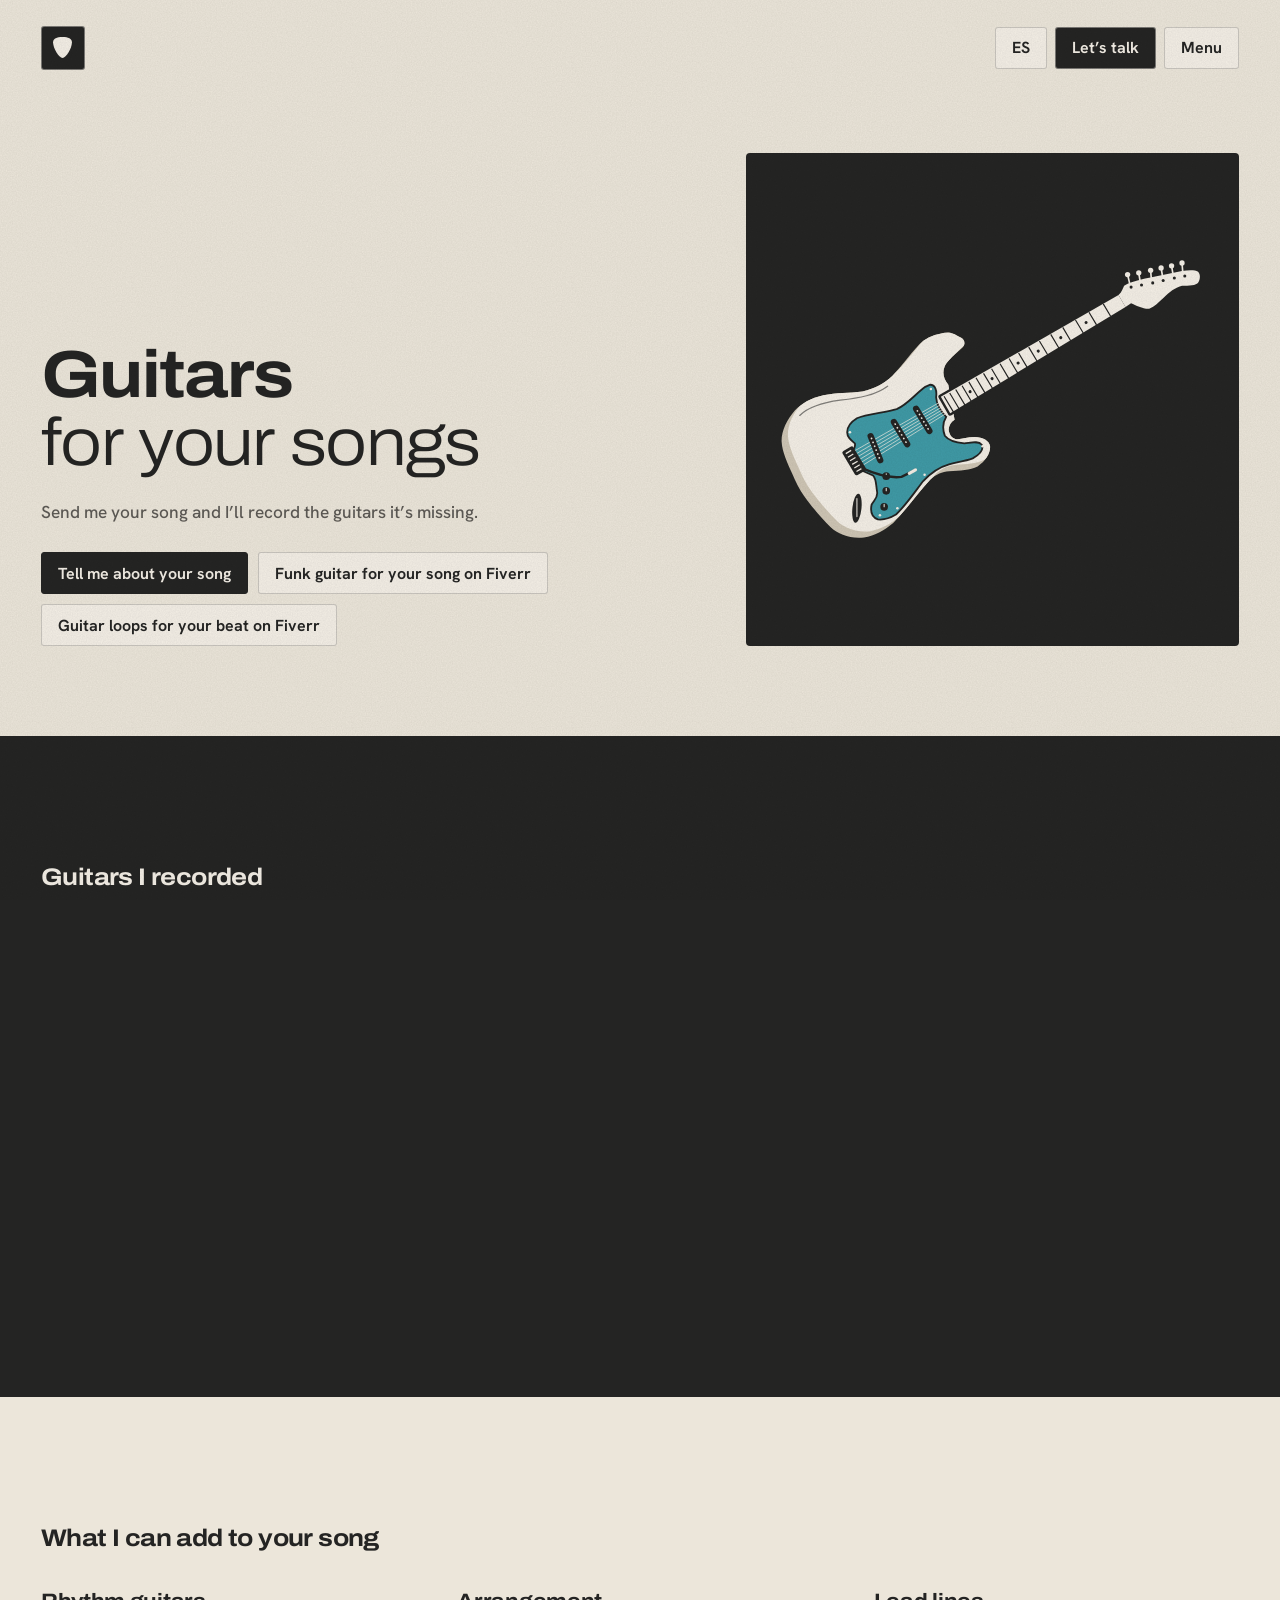
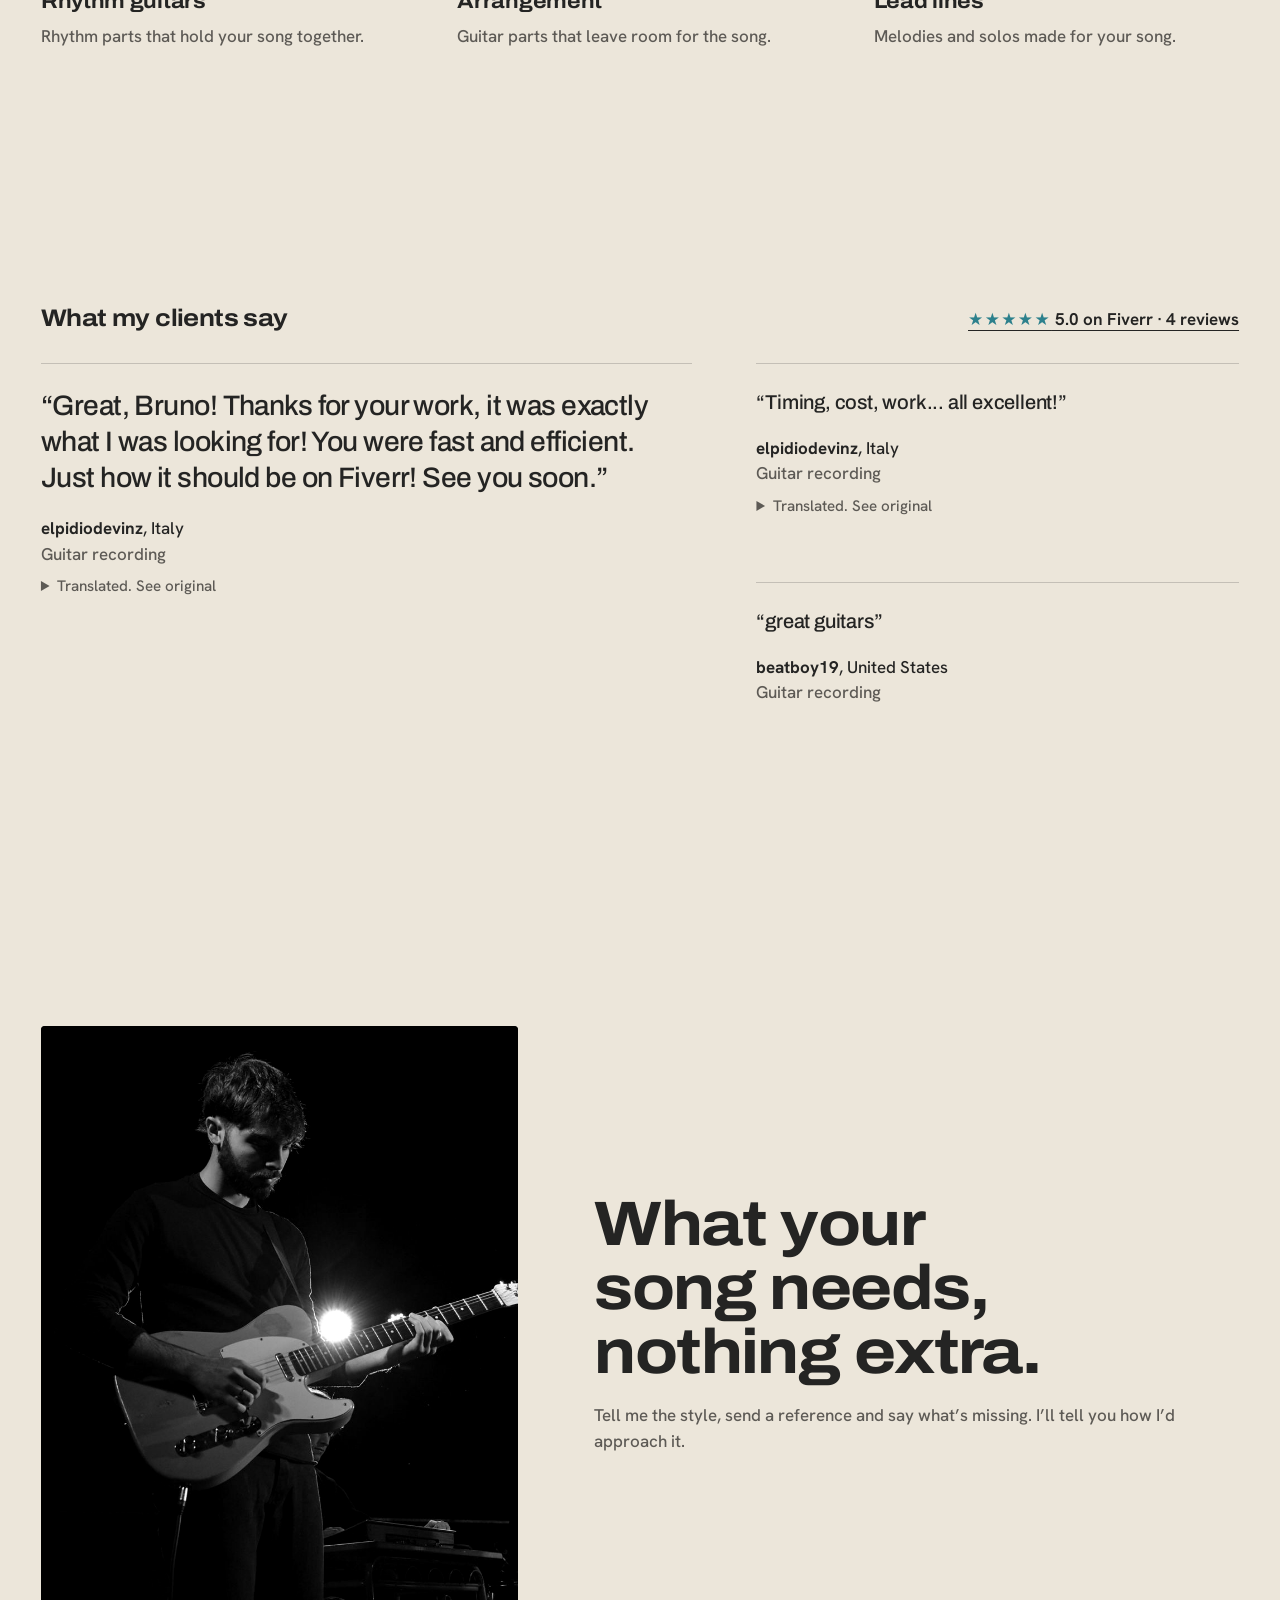
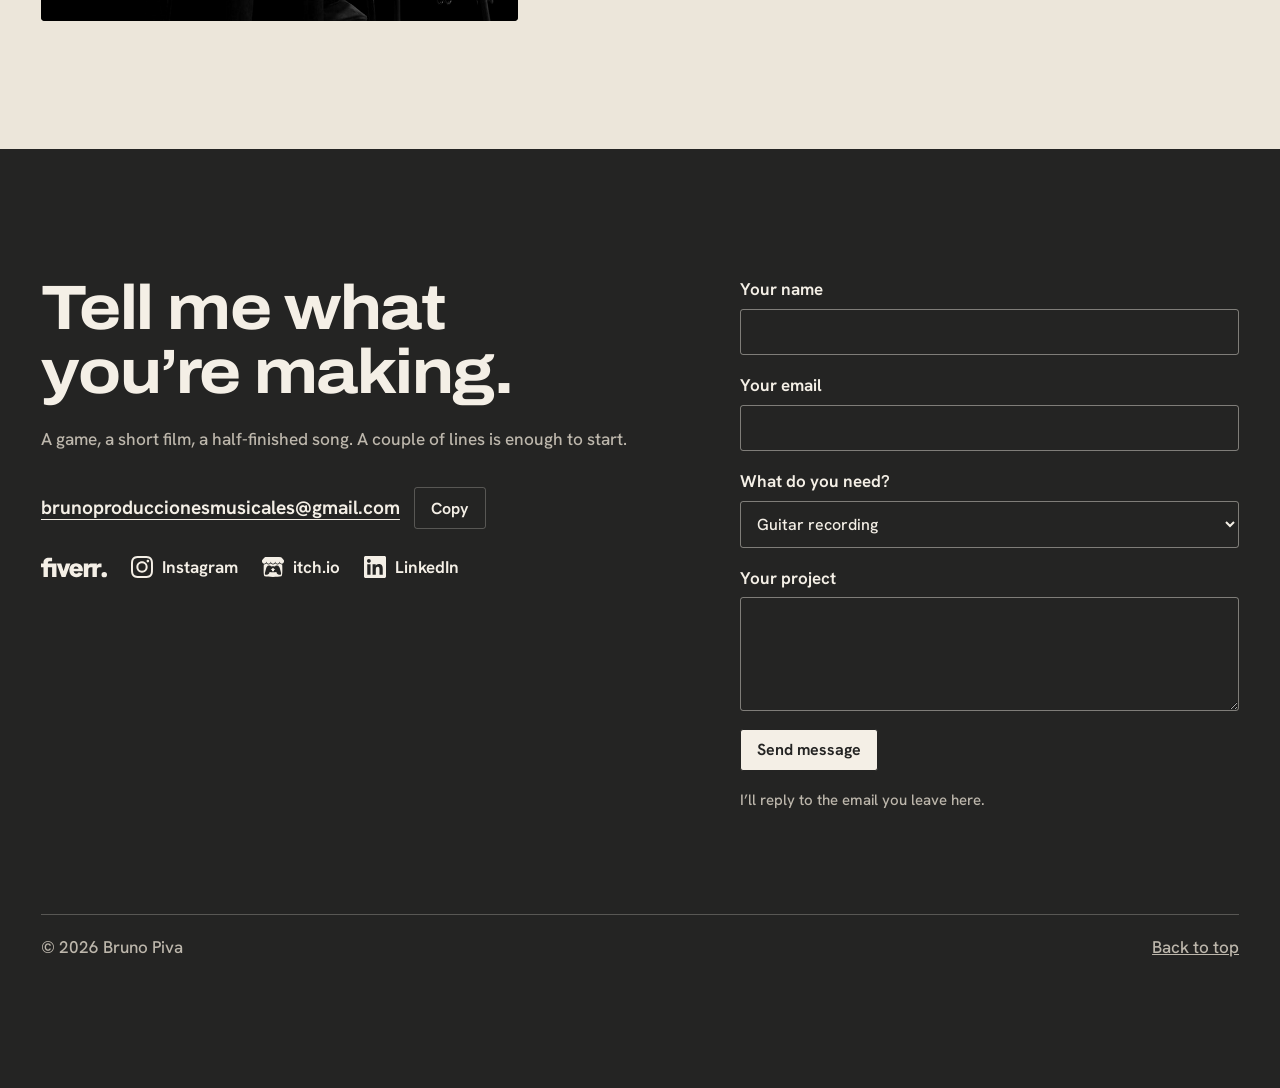
<file: guitarras.html>
<!doctype html>
<html lang="es" id="top">
<head>
<meta charset="utf-8">
<meta name="viewport" content="width=device-width, initial-scale=1">
<title>Grabación de guitarras | Bruno Piva</title>
<meta name="description" content="Grabación de guitarras a distancia para artistas y canciones, por Bruno Piva.">
<!--seo-->
<link rel="canonical" href="https://brunopiva02.github.io/guitarras.html">
<link rel="alternate" hreflang="es" href="https://brunopiva02.github.io/guitarras.html">
<link rel="alternate" hreflang="en" href="https://brunopiva02.github.io/en/guitarras.html">
<link rel="alternate" hreflang="x-default" href="https://brunopiva02.github.io/guitarras.html">
<meta property="og:url" content="https://brunopiva02.github.io/guitarras.html">
<meta property="og:type" content="website">
<meta property="og:site_name" content="Bruno Piva">
<meta property="og:locale" content="es_AR">
<meta property="og:title" content="Grabación de guitarras | Bruno Piva">
<meta property="og:description" content="Grabación de guitarras a distancia para artistas y canciones, por Bruno Piva.">
<meta property="og:image" content="https://brunopiva02.github.io/img/og.jpg">
<meta property="og:image:width" content="1200">
<meta property="og:image:height" content="630">
<meta name="twitter:card" content="summary_large_image">
<!--/seo-->
<meta name="theme-color" content="#ece6da">
<link rel="icon" href="img/favicon.svg" type="image/svg+xml">
<link rel="preconnect" href="https://fonts.googleapis.com">
<link rel="preconnect" href="https://fonts.gstatic.com" crossorigin>
<link rel="stylesheet" href="css/style.css">
</head>
<body data-page="guitarras">
<a class="skip" href="#contenido">Ir al contenido</a>
<header id="header"></header>
<div id="menu" inert><nav><a href="index.html">Inicio</a><a href="videojuegos.html">Videojuegos</a><a href="cine.html">Cine</a><a href="guitarras.html">Guitarras</a><a href="produccion.html">Producción musical</a><a href="en/guitarras.html" hreflang="en">English</a></nav></div>
<main id="contenido" tabindex="-1" data-title="Grabación de guitarras | Bruno Piva" data-title-en="Guitar recording | Bruno Piva" data-desc="Grabación de guitarras a distancia para artistas y canciones, por Bruno Piva." data-desc-en="Remote guitar recording for artists and songs, by Bruno Piva.">
<section class="page-head">
  <div>
    <h1><b data-en="Guitars">Guitarras</b><span data-en="for your songs">para tus canciones</span></h1>
    <p class="lede" data-en="Send me your song and I’ll record the guitars it’s missing.">Mandame tu canción y le grabo las guitarras que le faltan.</p>
    <div class="cta"><a class="btn" href="#contacto" data-en="Tell me about your song">Contame de tu canción</a><a class="btn ghost" data-fiverr="guitarraFunk" target="_blank" rel="noopener" data-en="Funk guitar for your song on Fiverr">Guitarra funk para tu canción en Fiverr</a><a class="btn ghost" data-fiverr="guitarraLoops" target="_blank" rel="noopener" data-en="Guitar loops for your beat on Fiverr">Loops de guitarra para tu beat en Fiverr</a></div>
  </div>
  <div class="emblem" aria-hidden="true"><svg viewBox="-8 -8 622 414"><defs><clipPath id="gb"><path d="M239 178C232 170 230 160 234 151C238 143 250 133 259 125C264 120 263 113 256 110C248 105 243 103 238 103C226 104 213 108 203 115C190 126 172 152 159 165C146 177 135 183 116 187.5C98 190 78 189 60 193C42 197 28 205 19 215C8 228 0 243 0 259C1 275 8 289 15 305C20 317 26 329 32 337C42 351 56 368 70 382C82 393 98 399 118 397C134 394 148 386 160 376C180 356 195 333 213 314C222 306 230 303 240 302C256 301 270 300 281 295C292 288 299 277 299 267C298 258 288 253 277 253C266 253 257 257 250 256C243 254 240 248 239.5 242C240 236 243 231 248 228Z"/></clipPath></defs><g class="gtr"><path d="M239 178C232 170 230 160 234 151C238 143 250 133 259 125C264 120 263 113 256 110C248 105 243 103 238 103C226 104 213 108 203 115C190 126 172 152 159 165C146 177 135 183 116 187.5C98 190 78 189 60 193C42 197 28 205 19 215C8 228 0 243 0 259C1 275 8 289 15 305C20 317 26 329 32 337C42 351 56 368 70 382C82 393 98 399 118 397C134 394 148 386 160 376C180 356 195 333 213 314C222 306 230 303 240 302C256 301 270 300 281 295C292 288 299 277 299 267C298 258 288 253 277 253C266 253 257 257 250 256C243 254 240 248 239.5 242C240 236 243 231 248 228Z" fill="#cfc6b5"/><g clip-path="url(#gb)"><path class="c" d="M239 178C232 170 230 160 234 151C238 143 250 133 259 125C264 120 263 113 256 110C248 105 243 103 238 103C226 104 213 108 203 115C190 126 172 152 159 165C146 177 135 183 116 187.5C98 190 78 189 60 193C42 197 28 205 19 215C8 228 0 243 0 259C1 275 8 289 15 305C20 317 26 329 32 337C42 351 56 368 70 382C82 393 98 399 118 397C134 394 148 386 160 376C180 356 195 333 213 314C222 306 230 303 240 302C256 301 270 300 281 295C292 288 299 277 299 267C298 258 288 253 277 253C266 253 257 257 250 256C243 254 240 248 239.5 242C240 236 243 231 248 228Z" transform="translate(9 -9)"/><path d="M26 222C40 208 62 203 84 200C112 197 134 193 152 180" fill="none" stroke="#242423" stroke-width="1.8" stroke-linecap="round" opacity=".55"/></g><path class="s" d="M213 178C220 178 223 186 221.5 196C222 205 228 216 236 224C231 232 231 243 234 251C240 259 252 261 262 262C272 261 282 258 287 264C290 271 284 278 274 283.5C262 288 250 289 240 292C226 296 214 304 203 316C190 333 178 351 164 364C154 370 146 372 138 371C130 368 127 360 129 350C133 343 138 340 137 332C135 320 136 313 131 308L104 296C100 290 94 283 93 281C100 276 107 268 105 262C99 257 94 253 94 246C94 238 100 231 108 226C122 220 148 218 165 213C180 207 193 190 206 181Z" stroke="#242423" stroke-width="2.6"/><g fill="#f4efe6"><circle cx="214" cy="184" r="1.8"/><circle cx="98" cy="246" r="1.8"/><circle cx="141" cy="365" r="1.8"/><circle cx="288" cy="266" r="1.8"/><circle cx="166" cy="355" r="1.8"/><circle cx="205" cy="307" r="1.8"/></g><g transform="translate(104 287) rotate(-30.8)"><path d="M0 -12L150 -9.2M0 -7.2L150 -5.52M0 -2.4L150 -1.84M0 2.4L150 1.84M0 7.2L150 5.52M0 12L150 9.2" stroke="#f4efe6" stroke-width=".9" fill="none"/></g><g class="k"><g transform="translate(104 287) rotate(-30.8)"><rect x="31" y="-23" width="9" height="46" rx="4.5" transform="rotate(9 35 0)"/><rect x="73" y="-23" width="9" height="46" rx="4.5"/><rect x="110" y="-23" width="9" height="46" rx="4.5"/><rect x="-9" y="-20" width="18" height="40" rx="3"/></g><circle cx="150" cy="309" r="5.5"/><circle cx="150" cy="330" r="5.5"/><circle cx="147" cy="353" r="5.5"/><ellipse cx="108" cy="355" rx="6.5" ry="21" transform="rotate(6 108 355)"/></g><g transform="translate(104 287) rotate(-30.8)"><g fill="#f4efe6"><circle cx="77.5" cy="-15" r="1.3"/><circle cx="114.5" cy="-15" r="1.3"/><circle cx="35.5" cy="-15" r="1.3" transform="rotate(9 35 0)"/><circle cx="77.5" cy="-9" r="1.3"/><circle cx="114.5" cy="-9" r="1.3"/><circle cx="35.5" cy="-9" r="1.3" transform="rotate(9 35 0)"/><circle cx="77.5" cy="-3" r="1.3"/><circle cx="114.5" cy="-3" r="1.3"/><circle cx="35.5" cy="-3" r="1.3" transform="rotate(9 35 0)"/><circle cx="77.5" cy="3" r="1.3"/><circle cx="114.5" cy="3" r="1.3"/><circle cx="35.5" cy="3" r="1.3" transform="rotate(9 35 0)"/><circle cx="77.5" cy="9" r="1.3"/><circle cx="114.5" cy="9" r="1.3"/><circle cx="35.5" cy="9" r="1.3" transform="rotate(9 35 0)"/><circle cx="77.5" cy="15" r="1.3"/><circle cx="114.5" cy="15" r="1.3"/><circle cx="35.5" cy="15" r="1.3" transform="rotate(9 35 0)"/></g><path d="M-5 -15H4M-5 -9H4M-5 -3H4M-5 3H4M-5 9H4M-5 15H4" stroke="#f4efe6" stroke-width="1.8"/></g><g fill="none" stroke="#f4efe6" stroke-width="1.5" stroke-linecap="round"><path d="M150 305.5v3.5M150 326.5v3.5M147 349.5v3.5M108 341v26"/></g><path d="M116 298C134 306 156 312 172 310L192 300" fill="none" stroke="#242423" stroke-width="3.5" stroke-linecap="round"/><path d="M183 305L192 300" stroke="#f4efe6" stroke-width="4.5" stroke-linecap="round"/><path d="M228.3 195.3L483 49.3L493 66.7L241.7 218.7Z" class="c" stroke="#242423" stroke-width="7" stroke-linejoin="round" paint-order="stroke"/><path class="c" d="M483 49.3C488 45 489 40 491 36C497 32 511 27.5 527 24.6L574 15C582 14 592 13 597 16C600.5 20 600.5 26 597.5 31C594 36 584 36 574 36C565 38 556 45 548 53C540 60 535 66 527 69C518 69.5 508 64 501 61L493 66.7Z"/><g transform="translate(104 287) rotate(-30.8)"><path d="M421.91 -10.3V10.3M398.23 -10.58V10.58M375.88 -10.85V10.85M354.78 -11.1V11.1M334.87 -11.34V11.34M316.08 -11.56V11.56M298.34 -11.77V11.77M281.59 -11.97V11.97M265.79 -12.16V12.16M250.87 -12.34V12.34M236.79 -12.51V12.51M223.5 -12.67V12.67M210.96 -12.81V12.81M199.12 -12.96V12.96M187.94 -13.09V13.09M177.39 -13.22V13.22M167.44 -13.33V13.33M158.04 -13.45V13.45" fill="none" stroke="#242423" stroke-width="1.7"/><g class="k"><circle cx="387.06" cy="0" r="2.2"/><circle cx="344.83" cy="0" r="2.2"/><circle cx="307.21" cy="0" r="2.2"/><circle cx="273.69" cy="0" r="2.2"/><circle cx="230.15" cy="0" r="2.2"/><circle cx="193.53" cy="0" r="2.2"/></g></g><path d="M499 33L496 20M514 30L512 17.5M530 26L529 14M546 22L544 10.5M561 19L559 7.5M575 16L574 3.5" stroke="#f4efe6" stroke-width="2.4" fill="none"/><g class="c"><circle cx="496" cy="20" r="3.8"/><circle cx="512" cy="17.5" r="3.8"/><circle cx="529" cy="14" r="3.8"/><circle cx="544" cy="10.5" r="3.8"/><circle cx="559" cy="7.5" r="3.8"/><circle cx="574" cy="3.5" r="3.8"/></g><g class="k"><circle cx="501" cy="38" r="2.2"/><circle cx="516" cy="35" r="2.2"/><circle cx="532" cy="32" r="2.2"/><circle cx="547" cy="28.5" r="2.2"/><circle cx="563" cy="25" r="2.2"/><circle cx="578" cy="22" r="2.2"/></g></g></svg></div>
</section>
<section class="sec dark" data-spotify="guitarras" hidden>
  <h2 data-en="Guitars I recorded">Guitarras que grabé</h2>
  <div class="embeds"></div>
</section>
<section class="sec">
  <h2 data-en="What I can add to your song">Qué puedo sumarle a tu canción</h2>
  <div class="split">
    <div><h3 data-en="Rhythm guitars">Bases</h3><p data-en="Rhythm parts that hold your song together.">Guitarras rítmicas que sostienen tu tema.</p></div>
    <div><h3 data-en="Arrangement">Arreglos</h3><p data-en="Guitar parts that leave room for the song.">Partes de guitarra que le dejan lugar a la canción.</p></div>
    <div><h3 data-en="Lead lines">Líneas y solos</h3><p data-en="Melodies and solos made for your song.">Melodías y solos pensados para tu canción.</p></div>
  </div>
</section><section class="sec" data-reviews="guitarras"><div class="sec-head"><h2>Lo que dicen mis clientes</h2></div><div class="reviews"><figure><blockquote>“¡Grande, Bruno! Gracias por tu trabajo, ¡era justo lo que buscaba! Fuiste rápido y eficaz. ¡Como hay que ser en Fiverr! Hasta pronto.”</blockquote><figcaption><b>elpidiodevinz</b>, Italia<span>Grabación de guitarras</span></figcaption></figure><figure><blockquote>“Tiempos, costo, trabajo... ¡todo buenísimo!”</blockquote><figcaption><b>elpidiodevinz</b>, Italia<span>Grabación de guitarras</span></figcaption></figure><figure><blockquote>“Excelentes guitarras.”</blockquote><figcaption><b>beatboy19</b>, Estados Unidos<span>Grabación de guitarras</span></figcaption></figure></div></section>
<section class="sec about">
  <div class="photo rv"><img loading="lazy" src="img/escenario.jpg" width="1600" height="1068" alt="Bruno Piva en vivo con su Telecaster" data-en-alt="Bruno Piva live with a Telecaster" style="object-position:42% 40%"></div>
  <div class="prose rv"><h2 class="big" data-en="What your song needs, nothing extra.">Lo que tu canción pide, sin sobras.</h2><p data-en="Tell me the style, send a reference and say what’s missing. I’ll tell you how I’d approach it.">Contame el estilo, mandame una referencia y decime qué le falta. Te respondo cómo lo encararía.</p></div>
</section>
</main>
<section id="contacto" class="sec dark"><p><a href="mailto:brunoproduccionesmusicales@gmail.com">brunoproduccionesmusicales@gmail.com</a></p></section>
<div id="player" role="region" aria-label="Reproductor" hidden></div>
<script src="js/config.js"></script>
<script src="js/icons.js"></script>
<script src="js/waves.js"></script>
<script src="js/app.js"></script>
</body>
</html>
</file>
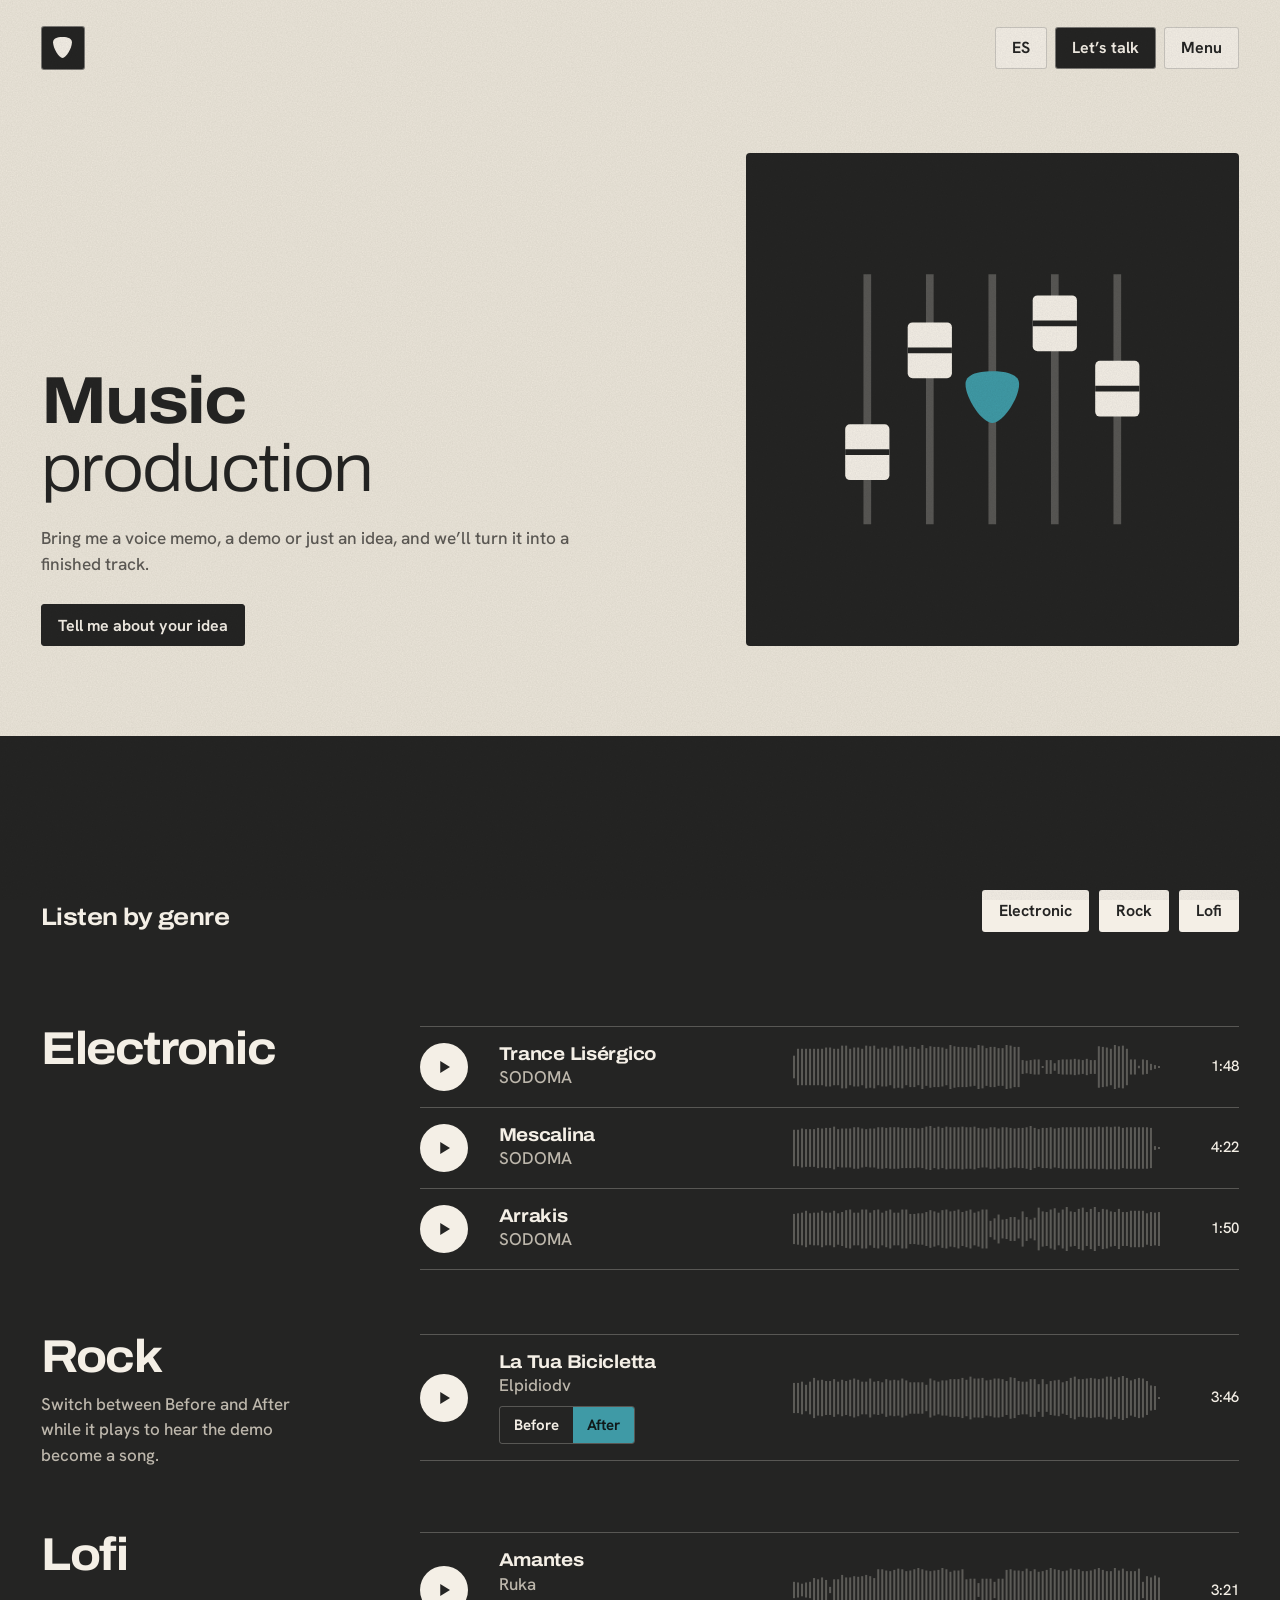
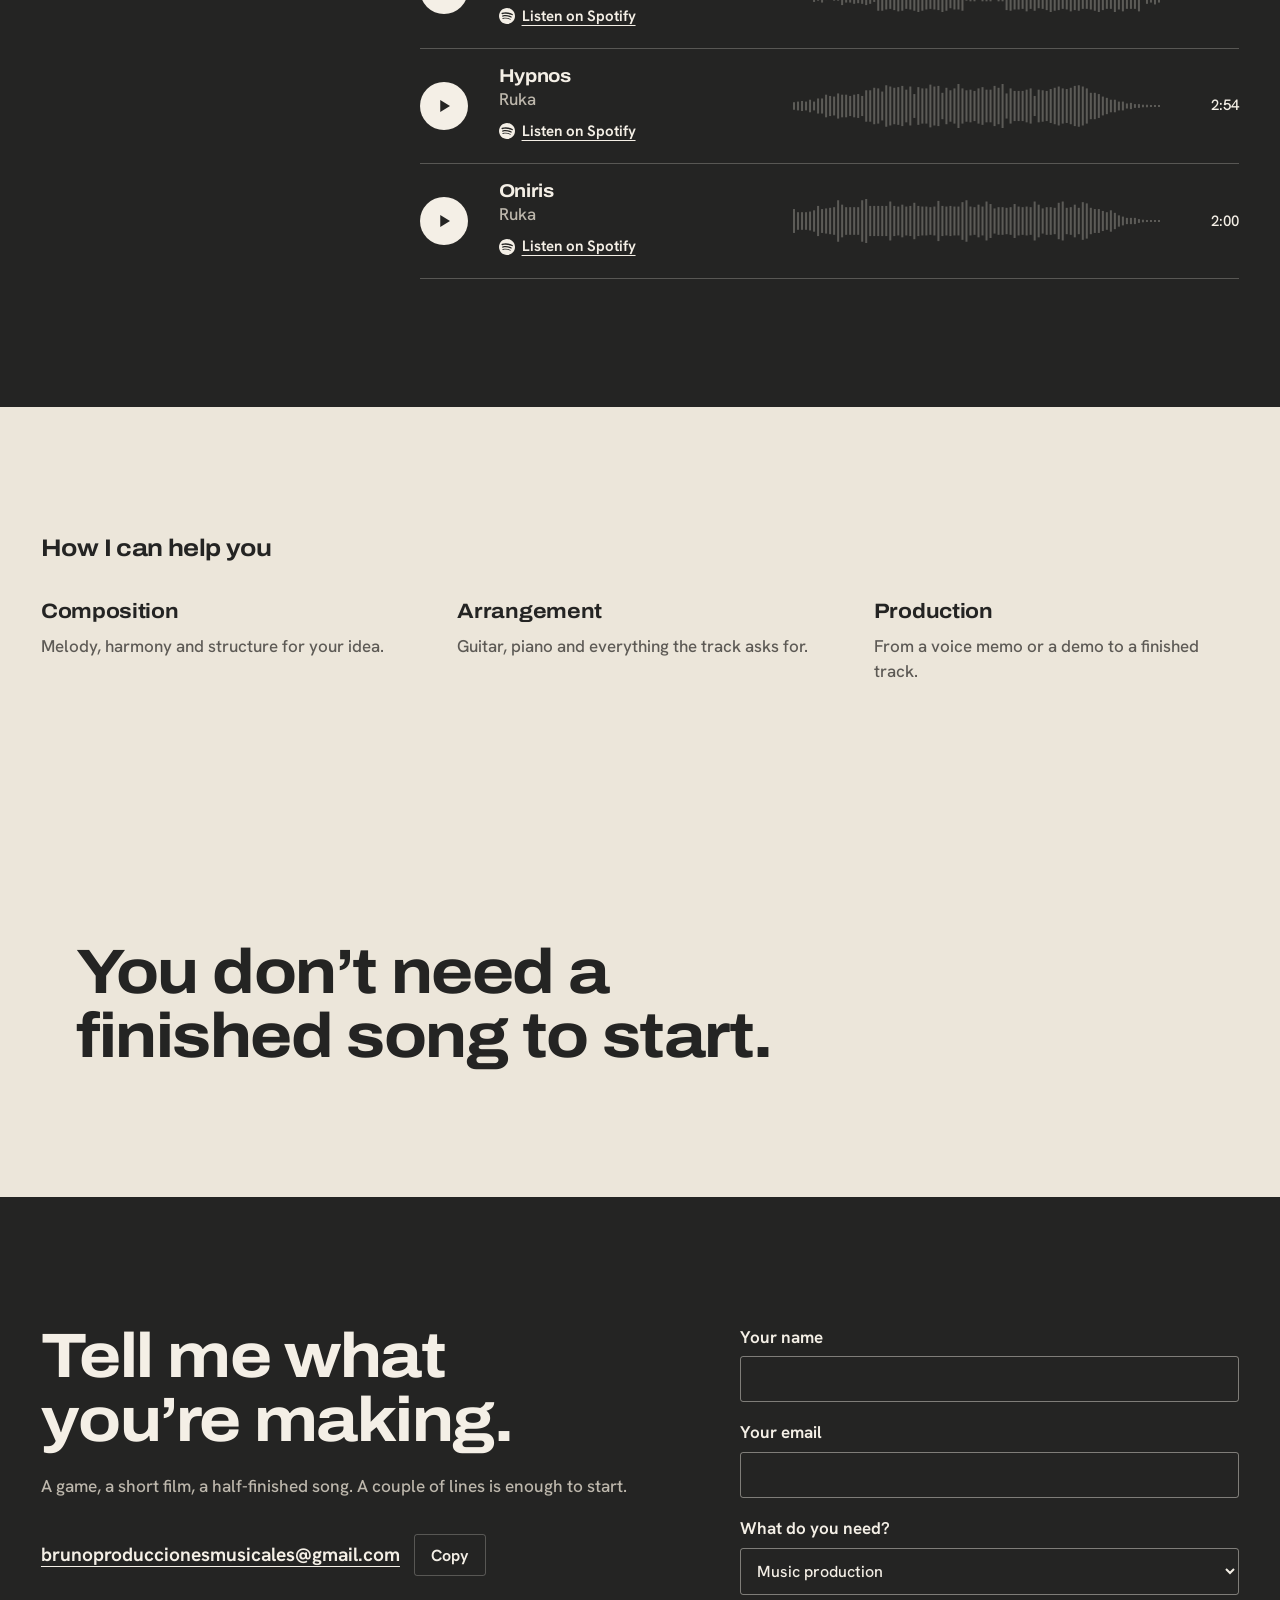
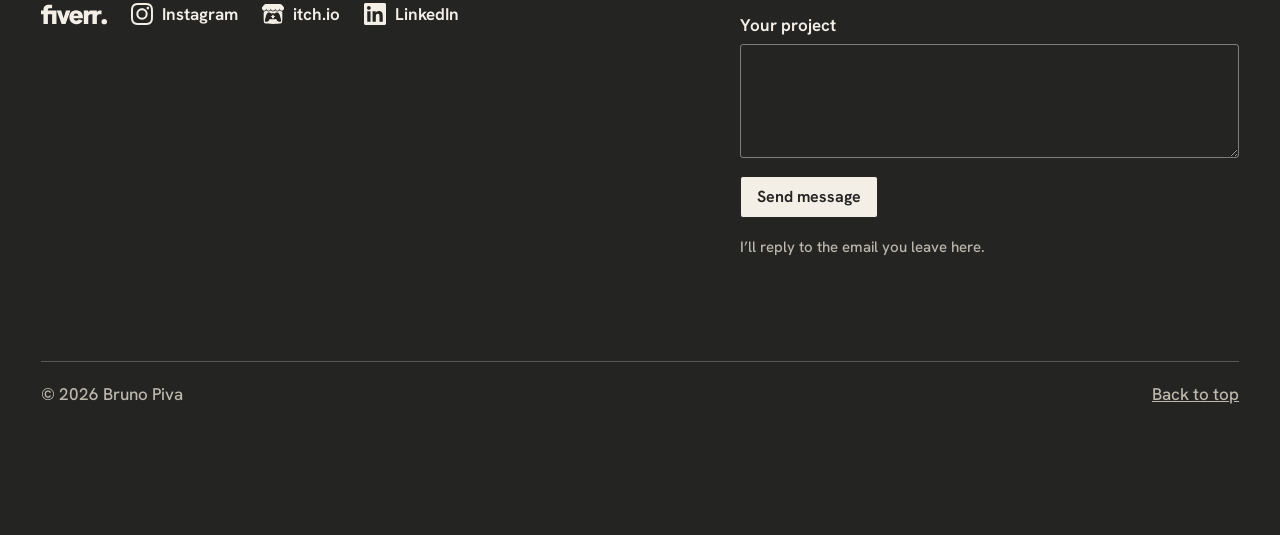
<file: produccion.html>
<!doctype html>
<html lang="es" id="top">
<head>
<meta charset="utf-8">
<meta name="viewport" content="width=device-width, initial-scale=1">
<title>Producción musical | Bruno Piva</title>
<meta name="description" content="Producción musical para artistas y proyectos: de la idea al tema terminado, por Bruno Piva.">
<!--seo-->
<link rel="canonical" href="https://brunopiva02.github.io/produccion.html">
<link rel="alternate" hreflang="es" href="https://brunopiva02.github.io/produccion.html">
<link rel="alternate" hreflang="en" href="https://brunopiva02.github.io/en/produccion.html">
<link rel="alternate" hreflang="x-default" href="https://brunopiva02.github.io/produccion.html">
<meta property="og:url" content="https://brunopiva02.github.io/produccion.html">
<meta property="og:type" content="website">
<meta property="og:site_name" content="Bruno Piva">
<meta property="og:locale" content="es_AR">
<meta property="og:title" content="Producción musical | Bruno Piva">
<meta property="og:description" content="Producción musical para artistas y proyectos: de la idea al tema terminado, por Bruno Piva.">
<meta property="og:image" content="https://brunopiva02.github.io/img/og.jpg">
<meta property="og:image:width" content="1200">
<meta property="og:image:height" content="630">
<meta name="twitter:card" content="summary_large_image">
<!--/seo-->
<meta name="theme-color" content="#ece6da">
<link rel="icon" href="img/favicon.svg" type="image/svg+xml">
<link rel="preconnect" href="https://fonts.googleapis.com">
<link rel="preconnect" href="https://fonts.gstatic.com" crossorigin>
<link rel="stylesheet" href="css/style.css">
</head>
<body data-page="produccion">
<a class="skip" href="#contenido">Ir al contenido</a>
<header id="header"></header>
<div id="menu" inert><nav><a href="index.html">Inicio</a><a href="videojuegos.html">Videojuegos</a><a href="cine.html">Cine</a><a href="guitarras.html">Guitarras</a><a href="produccion.html">Producción musical</a><a href="en/produccion.html" hreflang="en">English</a></nav></div>
<main id="contenido" tabindex="-1" data-title="Producción musical | Bruno Piva" data-title-en="Music production | Bruno Piva" data-desc="Producción musical para artistas y proyectos: de la idea al tema terminado, por Bruno Piva." data-desc-en="Music production for artists and projects: from the idea to the finished track, by Bruno Piva.">
<section class="page-head">
  <div>
    <h1><b data-en="Music">Producción</b><span data-en="production">musical</span></h1>
    <p class="lede" data-en="Bring me a voice memo, a demo or just an idea, and we’ll turn it into a finished track.">Traeme una nota de voz, un demo o apenas una idea, y la convertimos en un tema terminado.</p>
    <div class="cta"><a class="btn" href="#contacto" data-en="Tell me about your idea">Contame tu idea</a></div>
  </div>
  <div class="emblem" aria-hidden="true"><svg viewBox="0 0 400 400"><path class="r" d="M66 70h8v260h-8Z"/><g class="fad" style="--d:-90px"><rect class="c" x="47" y="226" width="46" height="58" rx="5"/><path class="k" d="M47 252h46v6h-46Z"/></g><path class="r" d="M131 70h8v260h-8Z"/><g class="fad" style="--d:70px"><rect class="c" x="112" y="120" width="46" height="58" rx="5"/><path class="k" d="M112 146h46v6h-46Z"/></g><path class="r" d="M196 70h8v260h-8Z"/><g class="fad" style="--d:-60px"><path class="s" transform="translate(169 168) scale(1.55 1.35)" d="M20 2C31 2 38 5 38 12c0 11-11 30-18 30S2 23 2 12C2 5 9 2 20 2Z"/></g><path class="r" d="M261 70h8v260h-8Z"/><g class="fad" style="--d:110px"><rect class="c" x="242" y="92" width="46" height="58" rx="5"/><path class="k" d="M242 118h46v6h-46Z"/></g><path class="r" d="M326 70h8v260h-8Z"/><g class="fad" style="--d:-40px"><rect class="c" x="307" y="160" width="46" height="58" rx="5"/><path class="k" d="M307 186h46v6h-46Z"/></g></svg></div>
</section>
<section class="sec dark">
  <div class="sec-head"><h2 data-en="Listen by genre">Escuchá por género</h2><nav class="cta" aria-label="Géneros"><a class="btn ghost" href="#electronica" data-en="Electronic">Electrónica</a><a class="btn ghost" href="#rock">Rock</a><a class="btn ghost" href="#lofi">Lofi</a></nav></div>
  <div class="genre" id="electronica">
    <h3 data-en="Electronic">Electrónica</h3>
    <ul class="tracks" data-tracks="produccion" data-genre="Electrónica"><li class="track"><div class="t-name"><b>Trance Lisérgico</b><span>SODOMA</span></div><span class="time">1:48</span></li><li class="track"><div class="t-name"><b>Mescalina</b><span>SODOMA</span></div><span class="time">4:22</span></li><li class="track"><div class="t-name"><b>Arrakis</b><span>SODOMA</span></div><span class="time">1:50</span></li></ul>
  </div>
  <div class="genre" id="rock">
    <div class="genre-info"><h3>Rock</h3><p data-en="Switch between Before and After while it plays to hear the demo become a song.">Cambiá entre Antes y Después mientras suena para escuchar cómo la maqueta se vuelve canción.</p></div>
    <ul class="tracks" data-tracks="produccion" data-genre="Rock"><li class="track"><div class="t-name"><b>La Tua Bicicletta</b><span>Elpidiodv</span></div><span class="time">3:46</span></li></ul>
  </div>
  <div class="genre" id="lofi">
    <h3>Lofi</h3>
    <ul class="tracks" data-tracks="produccion" data-genre="Lofi"><li class="track"><div class="t-name"><b>Amantes</b><span>Ruka</span><a class="game" href="https://open.spotify.com/track/1Ur7JeS5KesWFzZJfnB3nl">Escuchar en Spotify</a></div><span class="time">3:21</span></li><li class="track"><div class="t-name"><b>Hypnos</b><span>Ruka</span><a class="game" href="https://open.spotify.com/track/65lLD4vYb11S4Aeyu7FYd6">Escuchar en Spotify</a></div><span class="time">2:54</span></li><li class="track"><div class="t-name"><b>Oniris</b><span>Ruka</span><a class="game" href="https://open.spotify.com/track/1EltpCtlE8NiTaT8nZQhoZ">Escuchar en Spotify</a></div><span class="time">2:00</span></li></ul>
  </div>
</section>
<section class="sec">
  <h2 data-en="How I can help you">En qué te puedo ayudar</h2>
  <div class="split">
    <div><h3 data-en="Composition">Composición</h3><p data-en="Melody, harmony and structure for your idea.">Melodía, armonía y estructura para tu idea.</p></div>
    <div><h3 data-en="Arrangement">Arreglos</h3><p data-en="Guitar, piano and everything the track asks for.">Guitarra, piano y lo que el tema pida.</p></div>
    <div><h3 data-en="Production">Producción</h3><p data-en="From a voice memo or a demo to a finished track.">De una nota de voz o un demo a un tema terminado.</p></div>
  </div>
</section>
<section class="sec"><p class="big statement rv" data-en="You don’t need a finished song to start.">No hace falta tener la canción terminada para empezar.</p></section>
</main>
<section id="contacto" class="sec dark"><p><a href="mailto:brunoproduccionesmusicales@gmail.com">brunoproduccionesmusicales@gmail.com</a></p></section>
<div id="player" role="region" aria-label="Reproductor" hidden></div>
<script src="js/config.js"></script>
<script src="js/icons.js"></script>
<script src="js/waves.js"></script>
<script src="js/app.js"></script>
</body>
</html>
</file>
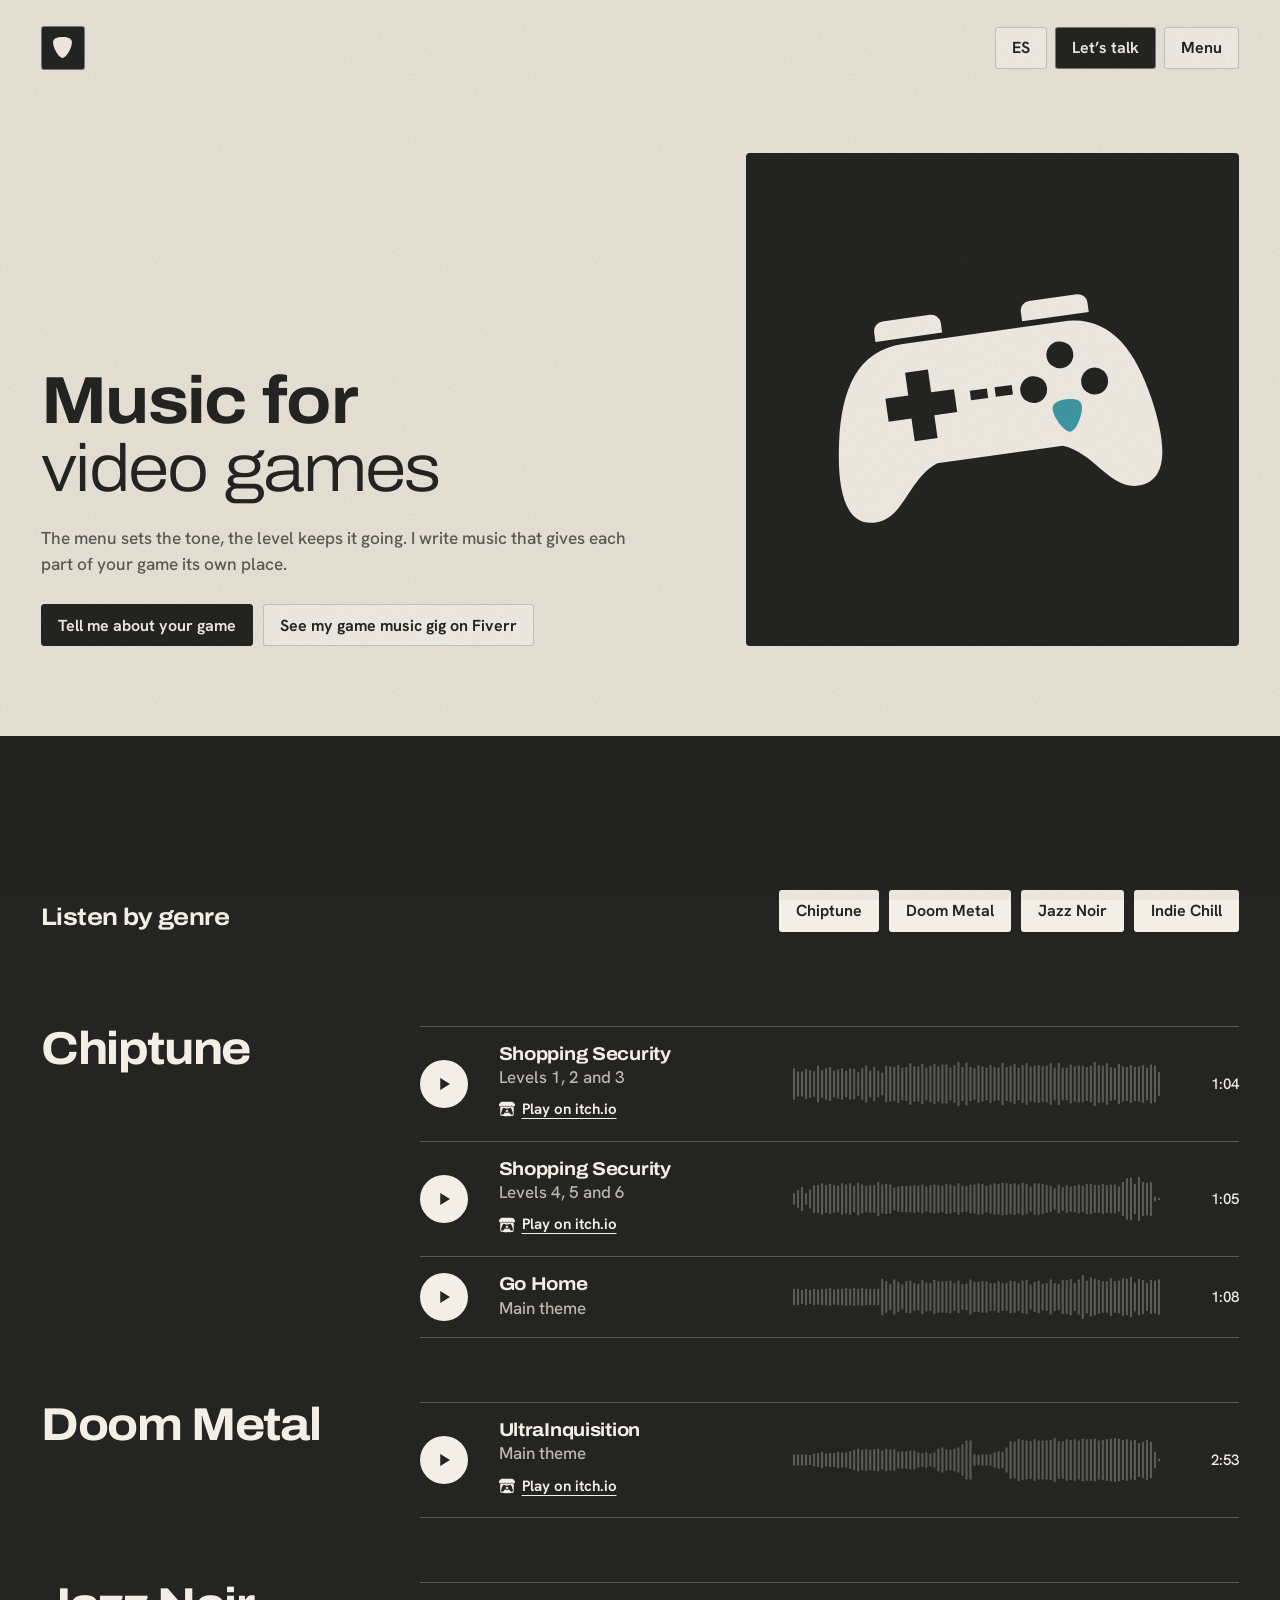
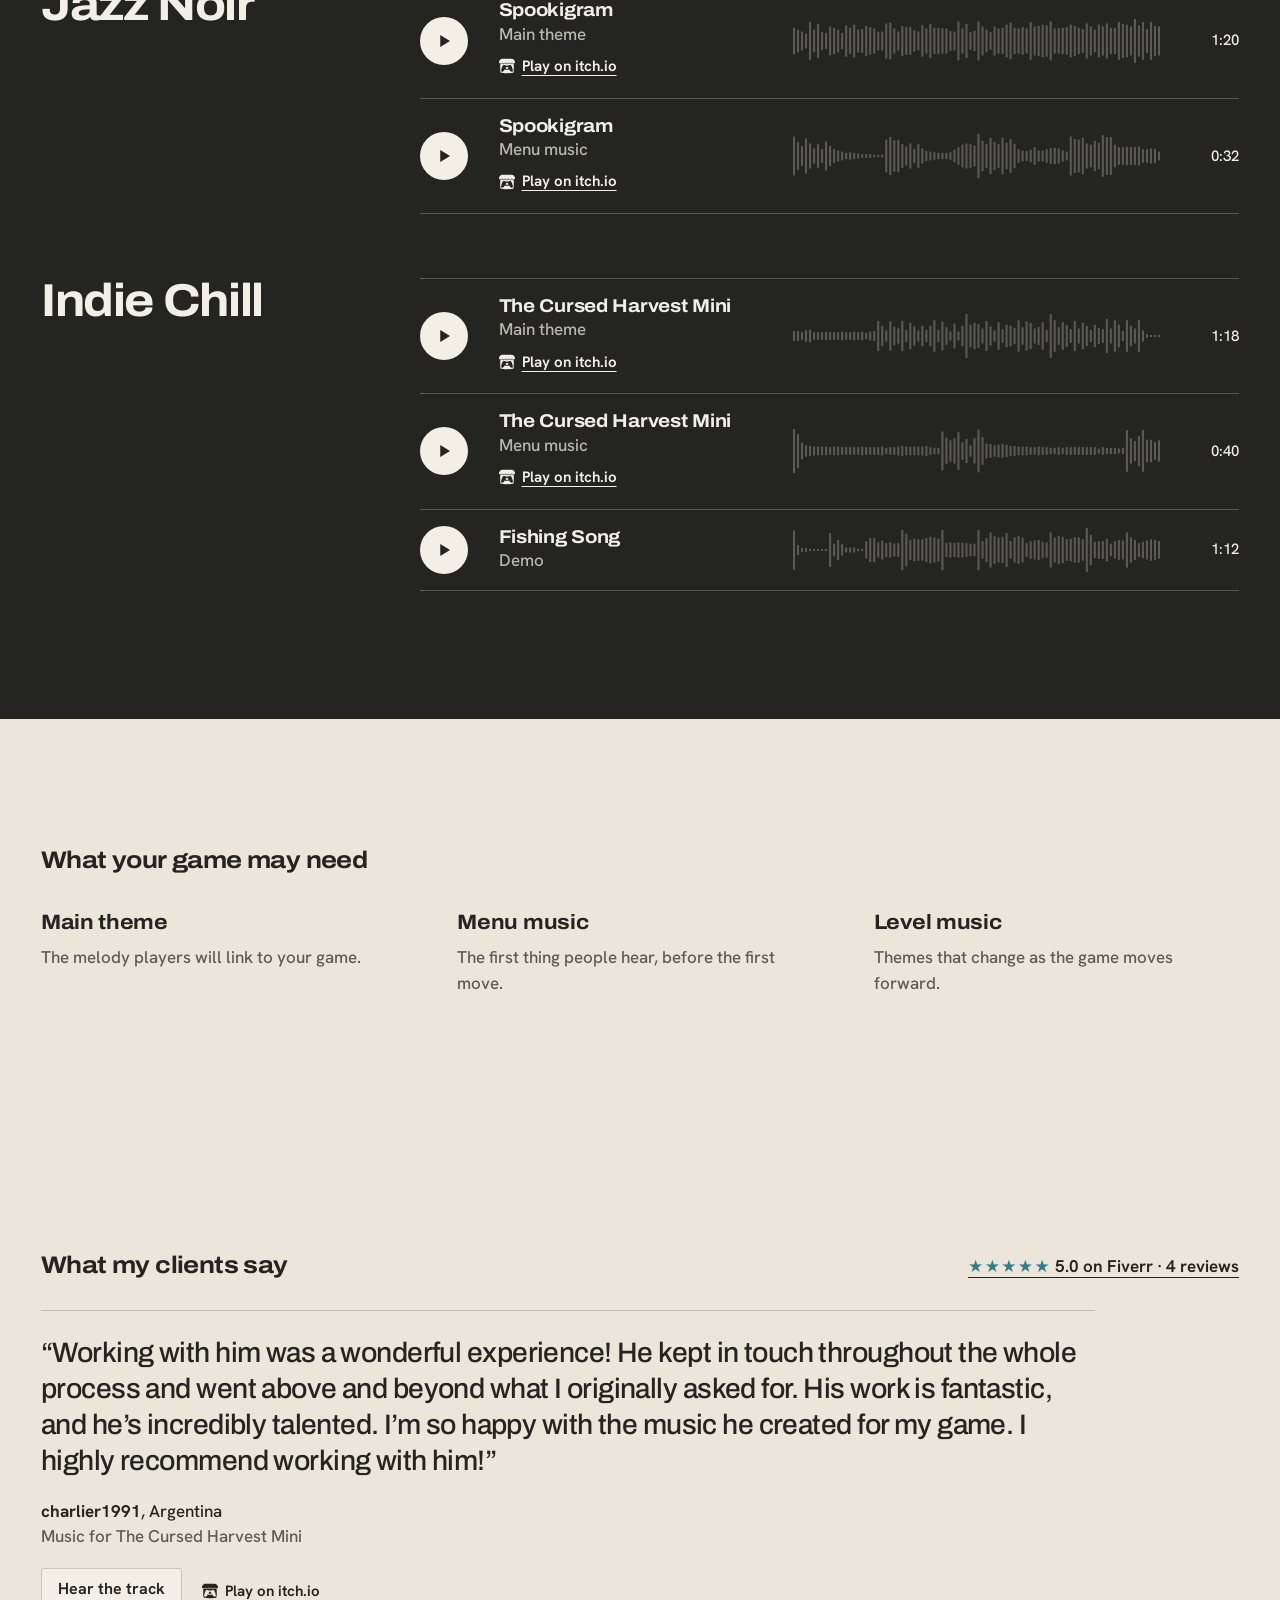
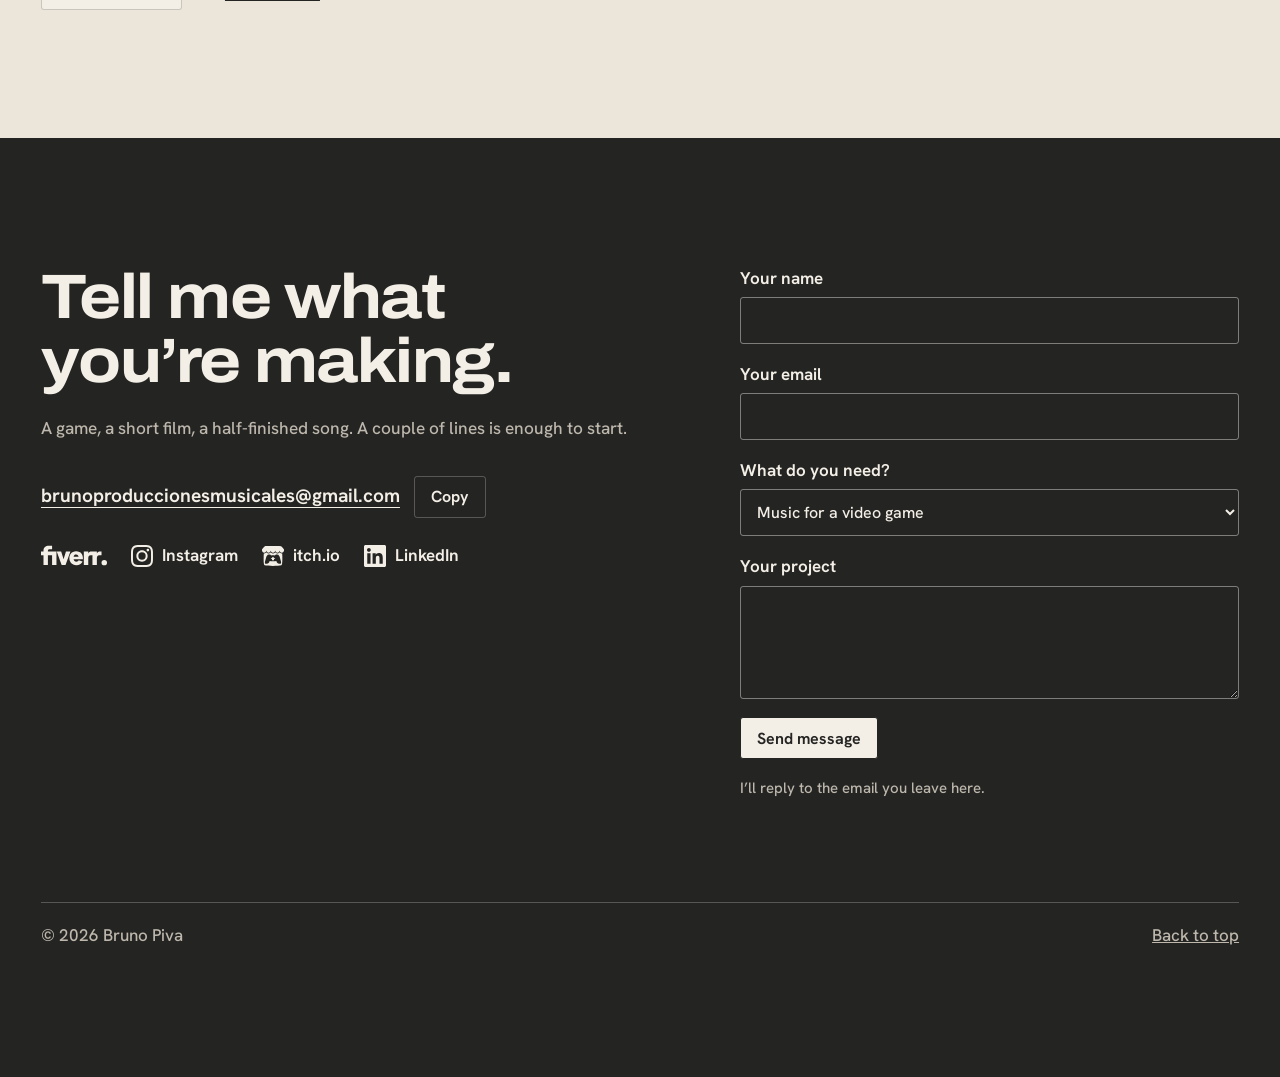
<file: videojuegos.html>
<!doctype html>
<html lang="es" id="top">
<head>
<meta charset="utf-8">
<meta name="viewport" content="width=device-width, initial-scale=1">
<title>Música para videojuegos | Bruno Piva</title>
<meta name="description" content="Música original para videojuegos: temas principales, menús y niveles. Escuchá trabajos de Bruno Piva.">
<!--seo-->
<link rel="canonical" href="https://brunopiva02.github.io/videojuegos.html">
<link rel="alternate" hreflang="es" href="https://brunopiva02.github.io/videojuegos.html">
<link rel="alternate" hreflang="en" href="https://brunopiva02.github.io/en/videojuegos.html">
<link rel="alternate" hreflang="x-default" href="https://brunopiva02.github.io/videojuegos.html">
<meta property="og:url" content="https://brunopiva02.github.io/videojuegos.html">
<meta property="og:type" content="website">
<meta property="og:site_name" content="Bruno Piva">
<meta property="og:locale" content="es_AR">
<meta property="og:title" content="Música para videojuegos | Bruno Piva">
<meta property="og:description" content="Música original para videojuegos: temas principales, menús y niveles. Escuchá trabajos de Bruno Piva.">
<meta property="og:image" content="https://brunopiva02.github.io/img/og.jpg">
<meta property="og:image:width" content="1200">
<meta property="og:image:height" content="630">
<meta name="twitter:card" content="summary_large_image">
<!--/seo-->
<meta name="theme-color" content="#ece6da">
<link rel="icon" href="img/favicon.svg" type="image/svg+xml">
<link rel="preconnect" href="https://fonts.googleapis.com">
<link rel="preconnect" href="https://fonts.gstatic.com" crossorigin>
<link rel="stylesheet" href="css/style.css">
</head>
<body data-page="videojuegos">
<a class="skip" href="#contenido">Ir al contenido</a>
<header id="header"></header>
<div id="menu" inert><nav><a href="index.html">Inicio</a><a href="videojuegos.html">Videojuegos</a><a href="cine.html">Cine</a><a href="guitarras.html">Guitarras</a><a href="produccion.html">Producción musical</a><a href="en/videojuegos.html" hreflang="en">English</a></nav></div>
<main id="contenido" tabindex="-1" data-title="Música para videojuegos | Bruno Piva" data-title-en="Video game music | Bruno Piva" data-desc="Música original para videojuegos: temas principales, menús y niveles. Escuchá trabajos de Bruno Piva." data-desc-en="Original video game music: main themes, menus and levels. Listen to works by Bruno Piva.">
<section class="page-head">
  <div>
    <h1><b data-en="Music for">Música para</b><span data-en="video games">videojuegos</span></h1>
    <p class="lede" data-en="The menu sets the tone, the level keeps it going. I write music that gives each part of your game its own place.">El menú marca el tono, el nivel lo sostiene. Escribo música para que cada parte de tu juego tenga su lugar.</p>
    <div class="cta"><a class="btn" href="#contacto" data-en="Tell me about your game">Contame de tu juego</a><a class="btn ghost" data-fiverr="videojuegos" target="_blank" rel="noopener" data-en="See my game music gig on Fiverr">Ver mi gig de videojuegos en Fiverr</a></div>
  </div>
  <div class="emblem" aria-hidden="true"><svg viewBox="0 0 400 400"><g class="tilt">
    <path class="c" d="M98 104h50a10 10 0 0 1 10 10v10H88v-10a10 10 0 0 1 10-10ZM252 104h50a10 10 0 0 1 10 10v10h-70v-10a10 10 0 0 1 10-10Z"/>
    <path class="c" d="M116 130H284C332 130 354 168 364 222C374 276 368 310 338 310C308 310 298 270 266 258H134C102 270 92 310 62 310C32 310 26 276 36 222C46 168 68 130 116 130Z"/>
    <path class="k" d="M114 160h24v24h24v24h-24v24h-24v-24H90v-24h24Z"/>
    <path class="k" d="M178 188h18v10h-18ZM204 188h18v10h-18Z"/>
    <circle class="k" cx="276" cy="164" r="14"/><circle class="k" cx="244" cy="196" r="14"/><circle class="k" cx="308" cy="196" r="14"/>
    <path class="s" transform="translate(259 209) scale(.85)" d="M20 2C31 2 38 5 38 12c0 11-11 30-18 30S2 23 2 12C2 5 9 2 20 2Z"/>
  </g></svg></div>
</section>
<section class="sec dark">
  <div class="sec-head"><h2 data-en="Listen by genre">Escuchá por género</h2><nav class="cta" aria-label="Géneros"><a class="btn ghost" href="#chiptune">Chiptune</a><a class="btn ghost" href="#doom-metal">Doom Metal</a><a class="btn ghost" href="#jazz-noir">Jazz Noir</a><a class="btn ghost" href="#indie-chill">Indie Chill</a></nav></div>
  <div class="genre" id="chiptune">
    <h3>Chiptune</h3>
    <ul class="tracks" data-tracks="videojuegos" data-genre="Chiptune"><li class="track"><div class="t-name"><b>Shopping Security</b><span>Niveles 1, 2 y 3</span><a class="game" href="https://lefrancha.itch.io/shopping-security">Jugar en itch.io</a></div><span class="time">1:04</span></li><li class="track"><div class="t-name"><b>Shopping Security</b><span>Niveles 4, 5 y 6</span><a class="game" href="https://lefrancha.itch.io/shopping-security">Jugar en itch.io</a></div><span class="time">1:05</span></li><li class="track"><div class="t-name"><b>Go Home</b><span>Tema principal</span></div><span class="time">1:08</span></li></ul>
  </div>
  <div class="genre" id="doom-metal">
    <h3>Doom Metal</h3>
    <ul class="tracks" data-tracks="videojuegos" data-genre="Doom Metal"><li class="track"><div class="t-name"><b>UltraInquisition</b><span>Tema principal</span><a class="game" href="https://jeremiasbeltran.itch.io/ultrainquisition">Jugar en itch.io</a></div><span class="time">2:53</span></li></ul>
  </div>
  <div class="genre" id="jazz-noir">
    <h3>Jazz Noir</h3>
    <ul class="tracks" data-tracks="videojuegos" data-genre="Jazz Noir"><li class="track"><div class="t-name"><b>Spookigram</b><span>Tema principal</span><a class="game" href="https://insolgar.itch.io/spookigram">Jugar en itch.io</a></div><span class="time">1:20</span></li><li class="track"><div class="t-name"><b>Spookigram</b><span>Música de menú</span><a class="game" href="https://insolgar.itch.io/spookigram">Jugar en itch.io</a></div><span class="time">0:32</span></li></ul>
  </div>
  <div class="genre" id="indie-chill">
    <h3>Indie Chill</h3>
    <ul class="tracks" data-tracks="videojuegos" data-genre="Indie Chill"><li class="track"><div class="t-name"><b>The Cursed Harvest Mini</b><span>Tema principal</span><a class="game" href="https://prickleworld.itch.io/the-cursed-harvest-mini">Jugar en itch.io</a></div><span class="time">1:18</span></li><li class="track"><div class="t-name"><b>The Cursed Harvest Mini</b><span>Música de menú</span><a class="game" href="https://prickleworld.itch.io/the-cursed-harvest-mini">Jugar en itch.io</a></div><span class="time">0:40</span></li><li class="track"><div class="t-name"><b>Fishing Song</b><span>Demo</span></div><span class="time">1:12</span></li></ul>
  </div>
</section>
<section class="sec">
  <h2 data-en="What your game may need">Lo que tu juego puede necesitar</h2>
  <div class="split">
    <div><h3 data-en="Main theme">Tema principal</h3><p data-en="The melody players will link to your game.">La melodía que quien juega va a asociar con tu juego.</p></div>
    <div><h3 data-en="Menu music">Música de menú</h3><p data-en="The first thing people hear, before the first move.">Lo primero que se escucha, antes del primer movimiento.</p></div>
    <div><h3 data-en="Level music">Música de niveles</h3><p data-en="Themes that change as the game moves forward.">Temas que cambian a medida que avanza el juego.</p></div>
  </div>
</section><section class="sec" data-reviews="videojuegos"><div class="sec-head"><h2>Lo que dicen mis clientes</h2></div><div class="reviews"><figure><blockquote>“¡Trabajar con él fue una experiencia maravillosa! Estuvo en contacto durante todo el proceso y fue mucho más allá de lo que le pedí al principio. Su trabajo es fantástico y tiene un talento increíble. Estoy muy feliz con la música que creó para mi juego. ¡Recomiendo mucho trabajar con él!”</blockquote><figcaption><b>charlier1991</b>, Argentina<span>Música para The Cursed Harvest Mini</span></figcaption></figure></div></section>
</main>
<section id="contacto" class="sec dark"><p><a href="mailto:brunoproduccionesmusicales@gmail.com">brunoproduccionesmusicales@gmail.com</a></p></section>
<div id="player" role="region" aria-label="Reproductor" hidden></div>
<script src="js/config.js"></script>
<script src="js/icons.js"></script>
<script src="js/waves.js"></script>
<script src="js/app.js"></script>
</body>
</html>
</file>
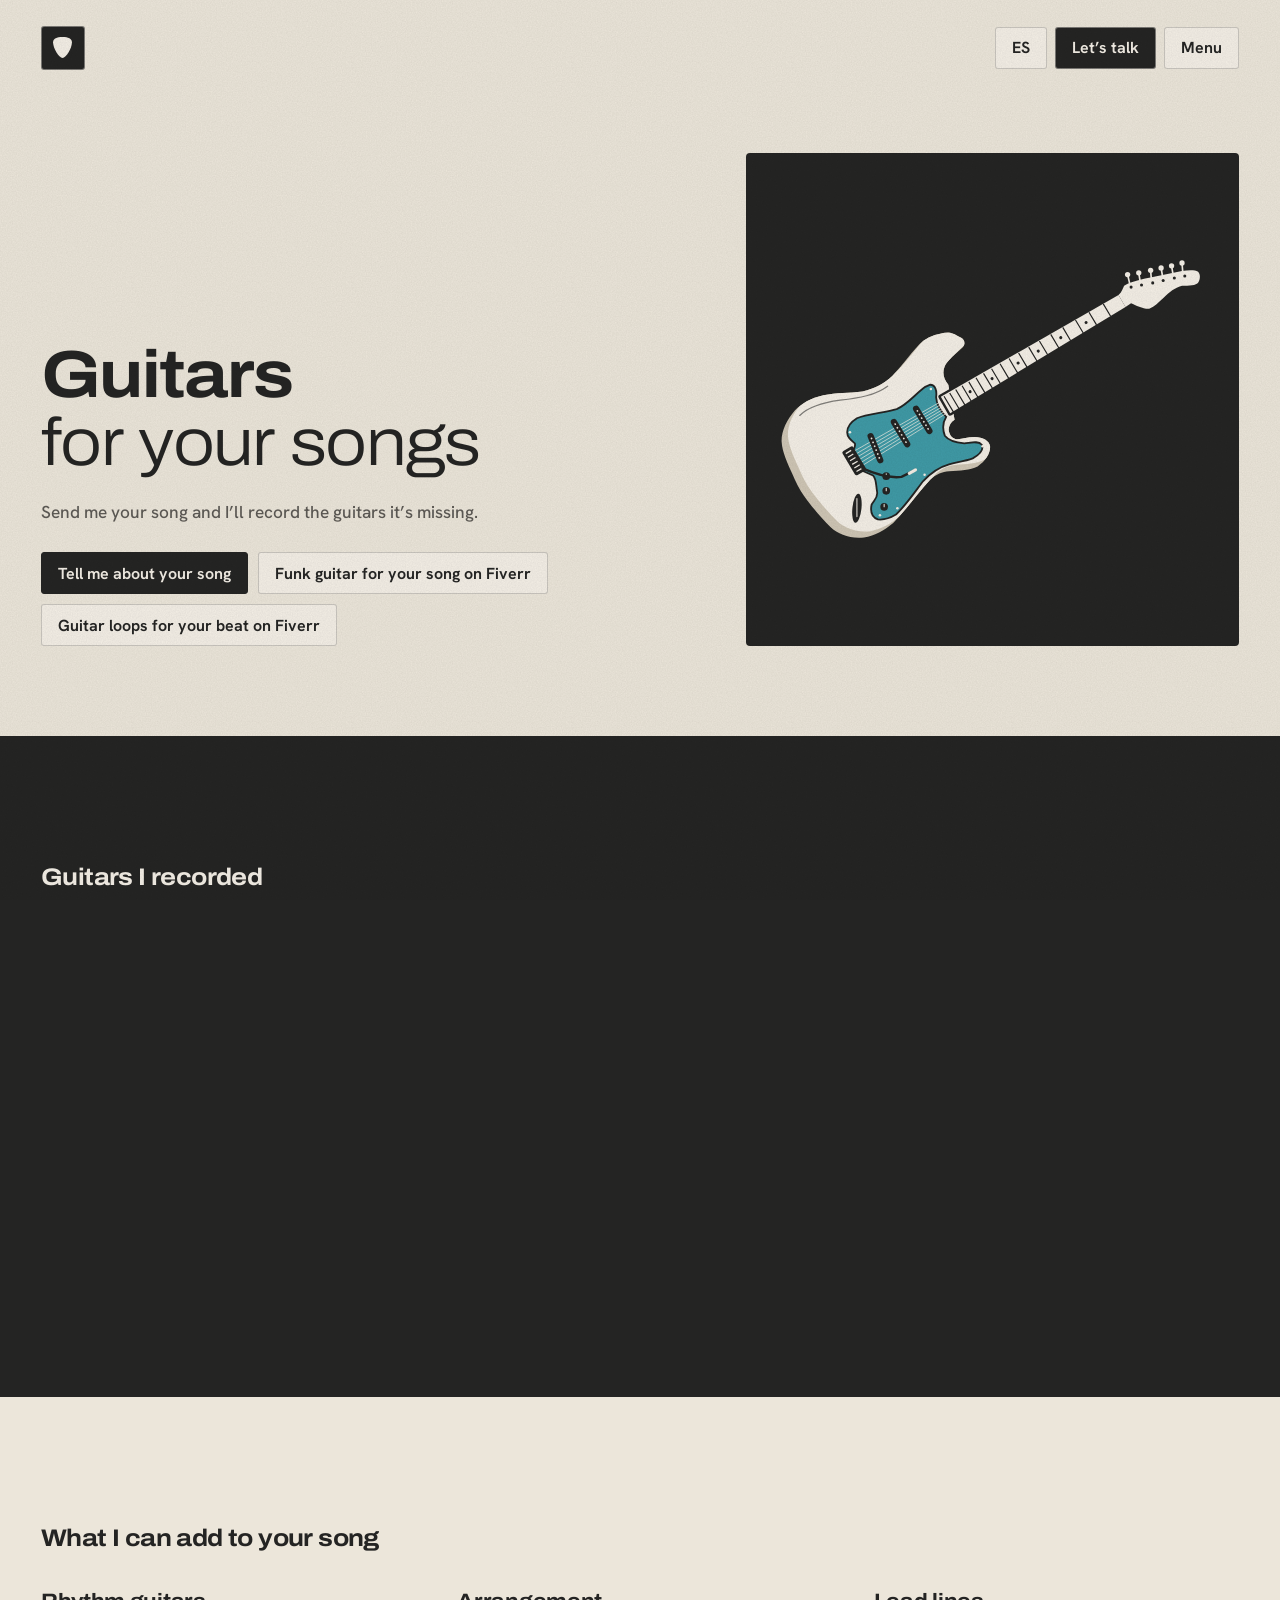
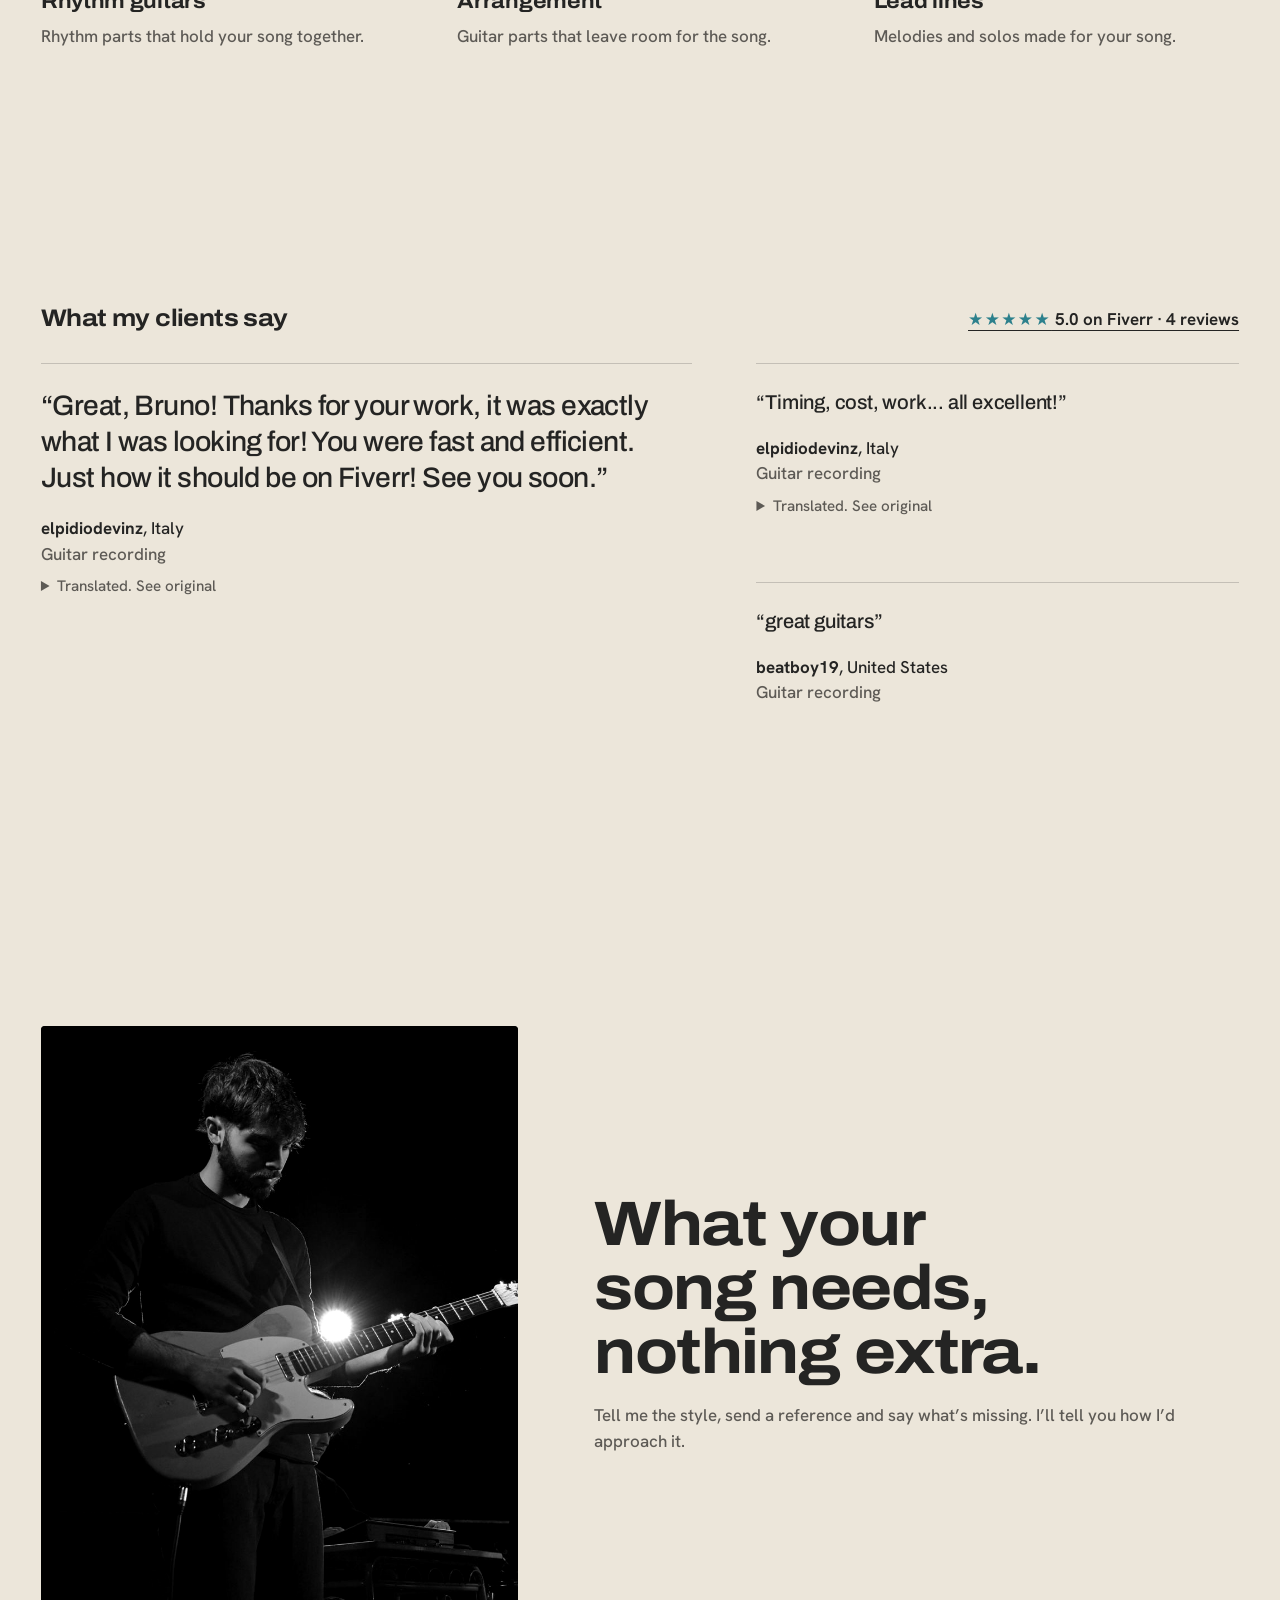
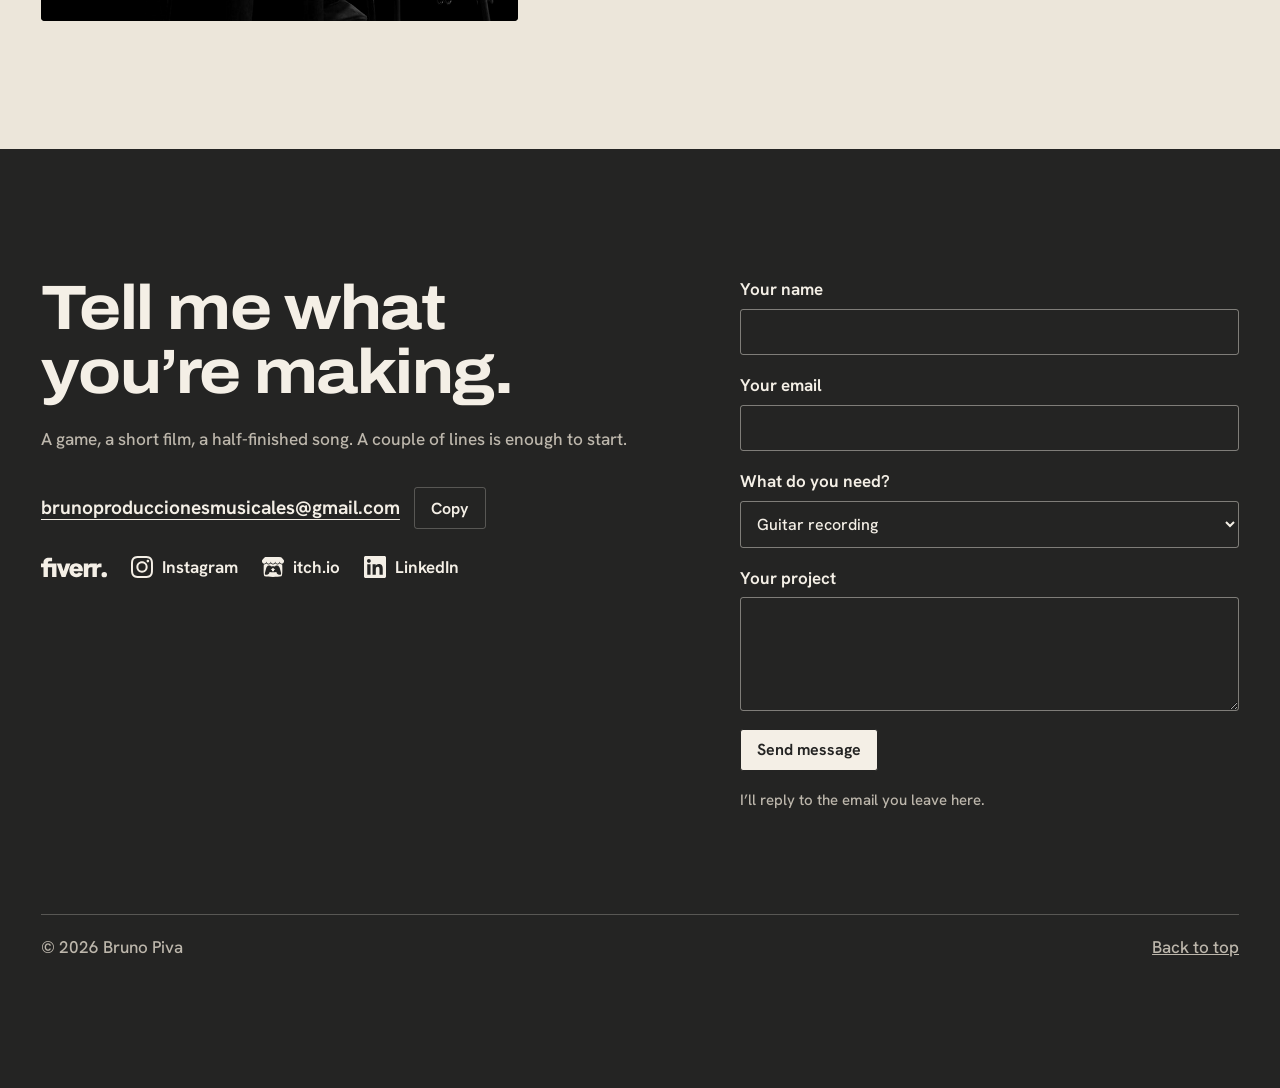
<file: en/guitarras.html>
<!doctype html>
<html lang="en" id="top">
<head>
<meta charset="utf-8">
<meta name="viewport" content="width=device-width, initial-scale=1">
<title>Guitar recording | Bruno Piva</title>
<meta name="description" content="Remote guitar recording for artists and songs, by Bruno Piva.">
<!--seo-->
<link rel="canonical" href="https://brunopiva02.github.io/en/guitarras.html">
<link rel="alternate" hreflang="es" href="https://brunopiva02.github.io/guitarras.html">
<link rel="alternate" hreflang="en" href="https://brunopiva02.github.io/en/guitarras.html">
<link rel="alternate" hreflang="x-default" href="https://brunopiva02.github.io/guitarras.html">
<meta property="og:url" content="https://brunopiva02.github.io/en/guitarras.html">
<meta property="og:type" content="website">
<meta property="og:site_name" content="Bruno Piva">
<meta property="og:locale" content="en_US">
<meta property="og:title" content="Guitar recording | Bruno Piva">
<meta property="og:description" content="Remote guitar recording for artists and songs, by Bruno Piva.">
<meta property="og:image" content="https://brunopiva02.github.io/img/og.jpg">
<meta property="og:image:width" content="1200">
<meta property="og:image:height" content="630">
<meta name="twitter:card" content="summary_large_image">
<!--/seo-->
<meta name="theme-color" content="#ece6da">
<link rel="icon" href="../img/favicon.svg" type="image/svg+xml">
<link rel="preconnect" href="https://fonts.googleapis.com">
<link rel="preconnect" href="https://fonts.gstatic.com" crossorigin>
<link rel="stylesheet" href="../css/style.css">
</head>
<body data-page="guitarras">
<a class="skip" href="#contenido">Skip to content</a>
<header id="header"></header>
<div id="menu" inert><nav><a href="index.html">Home</a><a href="videojuegos.html">Video games</a><a href="cine.html">Film score</a><a href="guitarras.html">Guitars</a><a href="produccion.html">Music production</a><a href="../guitarras.html" hreflang="es">Español</a></nav></div>
<main id="contenido" tabindex="-1" data-title="Grabación de guitarras | Bruno Piva" data-title-en="Guitar recording | Bruno Piva" data-desc="Grabación de guitarras a distancia para artistas y canciones, por Bruno Piva." data-desc-en="Remote guitar recording for artists and songs, by Bruno Piva.">
<section class="page-head">
  <div>
    <h1><b>Guitars</b><span>for your songs</span></h1>
    <p class="lede">Send me your song and I’ll record the guitars it’s missing.</p>
    <div class="cta"><a class="btn" href="#contacto">Tell me about your song</a><a class="btn ghost" data-fiverr="guitarraFunk" target="_blank" rel="noopener">Funk guitar for your song on Fiverr</a><a class="btn ghost" data-fiverr="guitarraLoops" target="_blank" rel="noopener">Guitar loops for your beat on Fiverr</a></div>
  </div>
  <div class="emblem" aria-hidden="true"><svg viewBox="-8 -8 622 414"><defs><clipPath id="gb"><path d="M239 178C232 170 230 160 234 151C238 143 250 133 259 125C264 120 263 113 256 110C248 105 243 103 238 103C226 104 213 108 203 115C190 126 172 152 159 165C146 177 135 183 116 187.5C98 190 78 189 60 193C42 197 28 205 19 215C8 228 0 243 0 259C1 275 8 289 15 305C20 317 26 329 32 337C42 351 56 368 70 382C82 393 98 399 118 397C134 394 148 386 160 376C180 356 195 333 213 314C222 306 230 303 240 302C256 301 270 300 281 295C292 288 299 277 299 267C298 258 288 253 277 253C266 253 257 257 250 256C243 254 240 248 239.5 242C240 236 243 231 248 228Z"/></clipPath></defs><g class="gtr"><path d="M239 178C232 170 230 160 234 151C238 143 250 133 259 125C264 120 263 113 256 110C248 105 243 103 238 103C226 104 213 108 203 115C190 126 172 152 159 165C146 177 135 183 116 187.5C98 190 78 189 60 193C42 197 28 205 19 215C8 228 0 243 0 259C1 275 8 289 15 305C20 317 26 329 32 337C42 351 56 368 70 382C82 393 98 399 118 397C134 394 148 386 160 376C180 356 195 333 213 314C222 306 230 303 240 302C256 301 270 300 281 295C292 288 299 277 299 267C298 258 288 253 277 253C266 253 257 257 250 256C243 254 240 248 239.5 242C240 236 243 231 248 228Z" fill="#cfc6b5"/><g clip-path="url(#gb)"><path class="c" d="M239 178C232 170 230 160 234 151C238 143 250 133 259 125C264 120 263 113 256 110C248 105 243 103 238 103C226 104 213 108 203 115C190 126 172 152 159 165C146 177 135 183 116 187.5C98 190 78 189 60 193C42 197 28 205 19 215C8 228 0 243 0 259C1 275 8 289 15 305C20 317 26 329 32 337C42 351 56 368 70 382C82 393 98 399 118 397C134 394 148 386 160 376C180 356 195 333 213 314C222 306 230 303 240 302C256 301 270 300 281 295C292 288 299 277 299 267C298 258 288 253 277 253C266 253 257 257 250 256C243 254 240 248 239.5 242C240 236 243 231 248 228Z" transform="translate(9 -9)"/><path d="M26 222C40 208 62 203 84 200C112 197 134 193 152 180" fill="none" stroke="#242423" stroke-width="1.8" stroke-linecap="round" opacity=".55"/></g><path class="s" d="M213 178C220 178 223 186 221.5 196C222 205 228 216 236 224C231 232 231 243 234 251C240 259 252 261 262 262C272 261 282 258 287 264C290 271 284 278 274 283.5C262 288 250 289 240 292C226 296 214 304 203 316C190 333 178 351 164 364C154 370 146 372 138 371C130 368 127 360 129 350C133 343 138 340 137 332C135 320 136 313 131 308L104 296C100 290 94 283 93 281C100 276 107 268 105 262C99 257 94 253 94 246C94 238 100 231 108 226C122 220 148 218 165 213C180 207 193 190 206 181Z" stroke="#242423" stroke-width="2.6"/><g fill="#f4efe6"><circle cx="214" cy="184" r="1.8"/><circle cx="98" cy="246" r="1.8"/><circle cx="141" cy="365" r="1.8"/><circle cx="288" cy="266" r="1.8"/><circle cx="166" cy="355" r="1.8"/><circle cx="205" cy="307" r="1.8"/></g><g transform="translate(104 287) rotate(-30.8)"><path d="M0 -12L150 -9.2M0 -7.2L150 -5.52M0 -2.4L150 -1.84M0 2.4L150 1.84M0 7.2L150 5.52M0 12L150 9.2" stroke="#f4efe6" stroke-width=".9" fill="none"/></g><g class="k"><g transform="translate(104 287) rotate(-30.8)"><rect x="31" y="-23" width="9" height="46" rx="4.5" transform="rotate(9 35 0)"/><rect x="73" y="-23" width="9" height="46" rx="4.5"/><rect x="110" y="-23" width="9" height="46" rx="4.5"/><rect x="-9" y="-20" width="18" height="40" rx="3"/></g><circle cx="150" cy="309" r="5.5"/><circle cx="150" cy="330" r="5.5"/><circle cx="147" cy="353" r="5.5"/><ellipse cx="108" cy="355" rx="6.5" ry="21" transform="rotate(6 108 355)"/></g><g transform="translate(104 287) rotate(-30.8)"><g fill="#f4efe6"><circle cx="77.5" cy="-15" r="1.3"/><circle cx="114.5" cy="-15" r="1.3"/><circle cx="35.5" cy="-15" r="1.3" transform="rotate(9 35 0)"/><circle cx="77.5" cy="-9" r="1.3"/><circle cx="114.5" cy="-9" r="1.3"/><circle cx="35.5" cy="-9" r="1.3" transform="rotate(9 35 0)"/><circle cx="77.5" cy="-3" r="1.3"/><circle cx="114.5" cy="-3" r="1.3"/><circle cx="35.5" cy="-3" r="1.3" transform="rotate(9 35 0)"/><circle cx="77.5" cy="3" r="1.3"/><circle cx="114.5" cy="3" r="1.3"/><circle cx="35.5" cy="3" r="1.3" transform="rotate(9 35 0)"/><circle cx="77.5" cy="9" r="1.3"/><circle cx="114.5" cy="9" r="1.3"/><circle cx="35.5" cy="9" r="1.3" transform="rotate(9 35 0)"/><circle cx="77.5" cy="15" r="1.3"/><circle cx="114.5" cy="15" r="1.3"/><circle cx="35.5" cy="15" r="1.3" transform="rotate(9 35 0)"/></g><path d="M-5 -15H4M-5 -9H4M-5 -3H4M-5 3H4M-5 9H4M-5 15H4" stroke="#f4efe6" stroke-width="1.8"/></g><g fill="none" stroke="#f4efe6" stroke-width="1.5" stroke-linecap="round"><path d="M150 305.5v3.5M150 326.5v3.5M147 349.5v3.5M108 341v26"/></g><path d="M116 298C134 306 156 312 172 310L192 300" fill="none" stroke="#242423" stroke-width="3.5" stroke-linecap="round"/><path d="M183 305L192 300" stroke="#f4efe6" stroke-width="4.5" stroke-linecap="round"/><path d="M228.3 195.3L483 49.3L493 66.7L241.7 218.7Z" class="c" stroke="#242423" stroke-width="7" stroke-linejoin="round" paint-order="stroke"/><path class="c" d="M483 49.3C488 45 489 40 491 36C497 32 511 27.5 527 24.6L574 15C582 14 592 13 597 16C600.5 20 600.5 26 597.5 31C594 36 584 36 574 36C565 38 556 45 548 53C540 60 535 66 527 69C518 69.5 508 64 501 61L493 66.7Z"/><g transform="translate(104 287) rotate(-30.8)"><path d="M421.91 -10.3V10.3M398.23 -10.58V10.58M375.88 -10.85V10.85M354.78 -11.1V11.1M334.87 -11.34V11.34M316.08 -11.56V11.56M298.34 -11.77V11.77M281.59 -11.97V11.97M265.79 -12.16V12.16M250.87 -12.34V12.34M236.79 -12.51V12.51M223.5 -12.67V12.67M210.96 -12.81V12.81M199.12 -12.96V12.96M187.94 -13.09V13.09M177.39 -13.22V13.22M167.44 -13.33V13.33M158.04 -13.45V13.45" fill="none" stroke="#242423" stroke-width="1.7"/><g class="k"><circle cx="387.06" cy="0" r="2.2"/><circle cx="344.83" cy="0" r="2.2"/><circle cx="307.21" cy="0" r="2.2"/><circle cx="273.69" cy="0" r="2.2"/><circle cx="230.15" cy="0" r="2.2"/><circle cx="193.53" cy="0" r="2.2"/></g></g><path d="M499 33L496 20M514 30L512 17.5M530 26L529 14M546 22L544 10.5M561 19L559 7.5M575 16L574 3.5" stroke="#f4efe6" stroke-width="2.4" fill="none"/><g class="c"><circle cx="496" cy="20" r="3.8"/><circle cx="512" cy="17.5" r="3.8"/><circle cx="529" cy="14" r="3.8"/><circle cx="544" cy="10.5" r="3.8"/><circle cx="559" cy="7.5" r="3.8"/><circle cx="574" cy="3.5" r="3.8"/></g><g class="k"><circle cx="501" cy="38" r="2.2"/><circle cx="516" cy="35" r="2.2"/><circle cx="532" cy="32" r="2.2"/><circle cx="547" cy="28.5" r="2.2"/><circle cx="563" cy="25" r="2.2"/><circle cx="578" cy="22" r="2.2"/></g></g></svg></div>
</section>
<section class="sec dark" data-spotify="guitarras" hidden>
  <h2>Guitars I recorded</h2>
  <div class="embeds"></div>
</section>
<section class="sec">
  <h2>What I can add to your song</h2>
  <div class="split">
    <div><h3>Rhythm guitars</h3><p>Rhythm parts that hold your song together.</p></div>
    <div><h3>Arrangement</h3><p>Guitar parts that leave room for the song.</p></div>
    <div><h3>Lead lines</h3><p>Melodies and solos made for your song.</p></div>
  </div>
</section><section class="sec" data-reviews="guitarras"><div class="sec-head"><h2>What my clients say</h2></div><div class="reviews"><figure><blockquote>“Great, Bruno! Thanks for your work, it was exactly what I was looking for! You were fast and efficient. Just how it should be on Fiverr! See you soon.”</blockquote><figcaption><b>elpidiodevinz</b>, Italy<span>Guitar recording</span></figcaption></figure><figure><blockquote>“Timing, cost, work... all excellent!”</blockquote><figcaption><b>elpidiodevinz</b>, Italy<span>Guitar recording</span></figcaption></figure><figure><blockquote>“great guitars”</blockquote><figcaption><b>beatboy19</b>, United States<span>Guitar recording</span></figcaption></figure></div></section>
<section class="sec about">
  <div class="photo rv"><img loading="lazy" src="../img/escenario.jpg" width="1600" height="1068" alt="Bruno Piva live with a Telecaster" style="object-position:42% 40%"></div>
  <div class="prose rv"><h2 class="big">What your song needs, nothing extra.</h2><p>Tell me the style, send a reference and say what’s missing. I’ll tell you how I’d approach it.</p></div>
</section>
</main>
<section id="contacto" class="sec dark"><p><a href="mailto:brunoproduccionesmusicales@gmail.com">brunoproduccionesmusicales@gmail.com</a></p></section>
<div id="player" role="region" aria-label="Player" hidden></div>
<script src="../js/config.js"></script>
<script src="../js/icons.js"></script>
<script src="../js/waves.js"></script>
<script src="../js/app.js"></script>
</body>
</html>
</file>
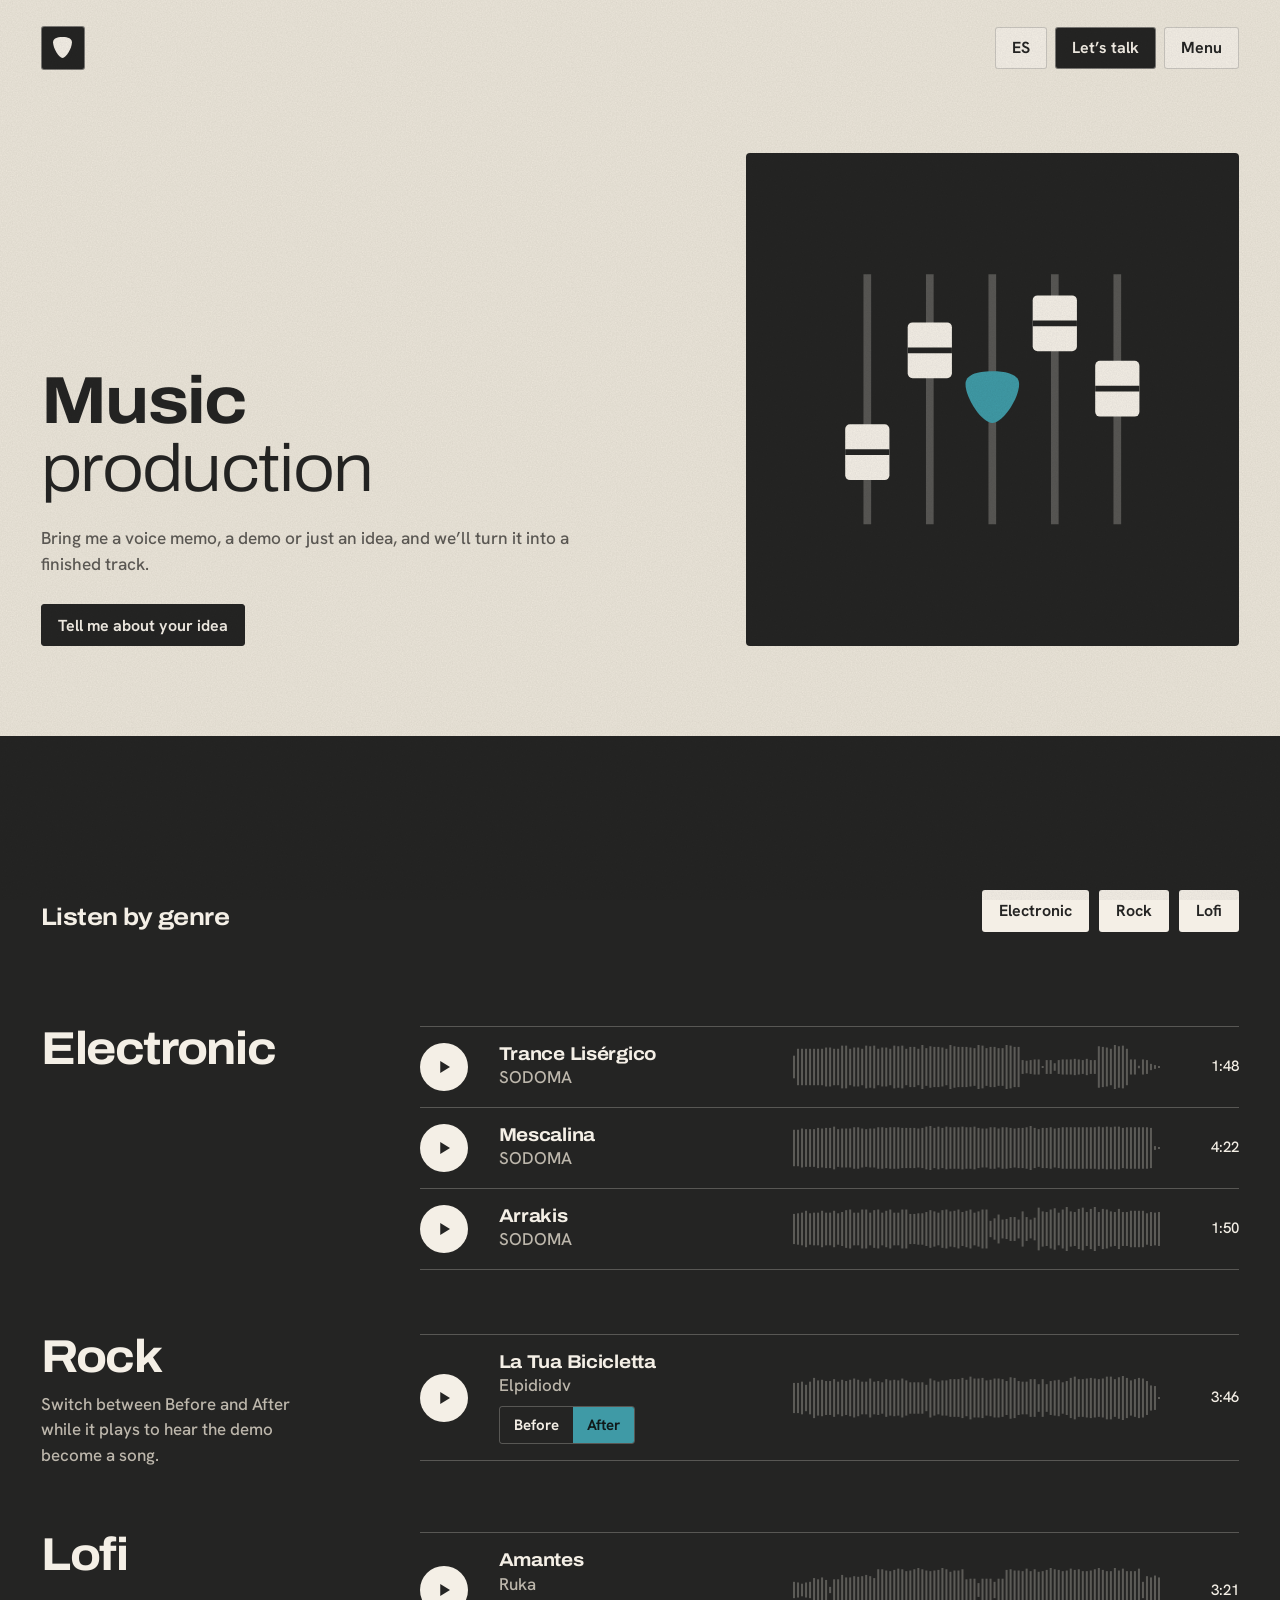
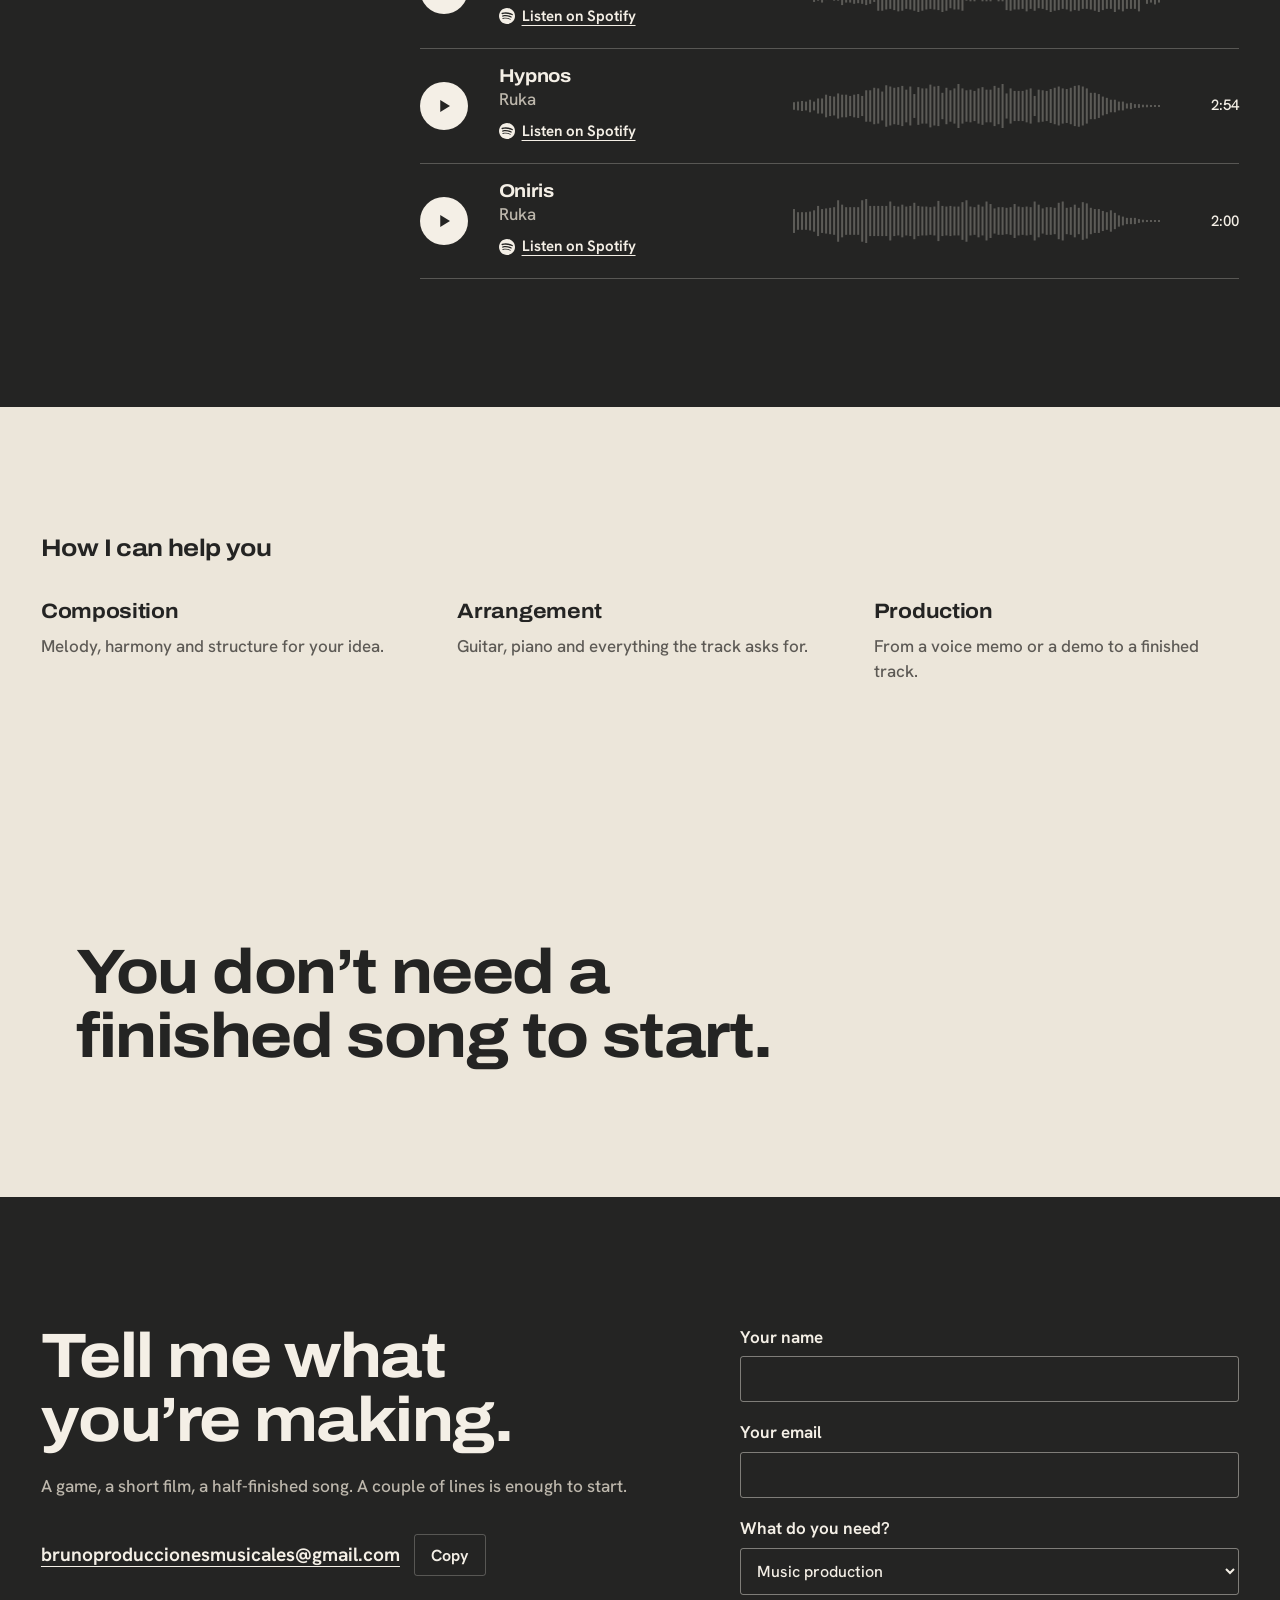
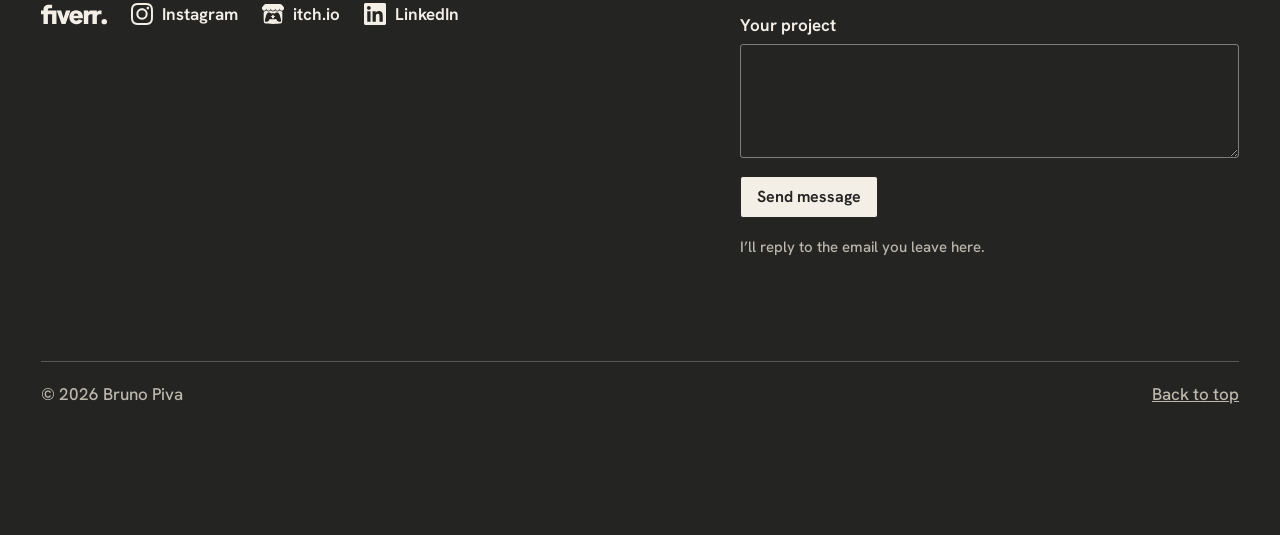
<file: en/produccion.html>
<!doctype html>
<html lang="en" id="top">
<head>
<meta charset="utf-8">
<meta name="viewport" content="width=device-width, initial-scale=1">
<title>Music production | Bruno Piva</title>
<meta name="description" content="Music production for artists and projects: from the idea to the finished track, by Bruno Piva.">
<!--seo-->
<link rel="canonical" href="https://brunopiva02.github.io/en/produccion.html">
<link rel="alternate" hreflang="es" href="https://brunopiva02.github.io/produccion.html">
<link rel="alternate" hreflang="en" href="https://brunopiva02.github.io/en/produccion.html">
<link rel="alternate" hreflang="x-default" href="https://brunopiva02.github.io/produccion.html">
<meta property="og:url" content="https://brunopiva02.github.io/en/produccion.html">
<meta property="og:type" content="website">
<meta property="og:site_name" content="Bruno Piva">
<meta property="og:locale" content="en_US">
<meta property="og:title" content="Music production | Bruno Piva">
<meta property="og:description" content="Music production for artists and projects: from the idea to the finished track, by Bruno Piva.">
<meta property="og:image" content="https://brunopiva02.github.io/img/og.jpg">
<meta property="og:image:width" content="1200">
<meta property="og:image:height" content="630">
<meta name="twitter:card" content="summary_large_image">
<!--/seo-->
<meta name="theme-color" content="#ece6da">
<link rel="icon" href="../img/favicon.svg" type="image/svg+xml">
<link rel="preconnect" href="https://fonts.googleapis.com">
<link rel="preconnect" href="https://fonts.gstatic.com" crossorigin>
<link rel="stylesheet" href="../css/style.css">
</head>
<body data-page="produccion">
<a class="skip" href="#contenido">Skip to content</a>
<header id="header"></header>
<div id="menu" inert><nav><a href="index.html">Home</a><a href="videojuegos.html">Video games</a><a href="cine.html">Film score</a><a href="guitarras.html">Guitars</a><a href="produccion.html">Music production</a><a href="../produccion.html" hreflang="es">Español</a></nav></div>
<main id="contenido" tabindex="-1" data-title="Producción musical | Bruno Piva" data-title-en="Music production | Bruno Piva" data-desc="Producción musical para artistas y proyectos: de la idea al tema terminado, por Bruno Piva." data-desc-en="Music production for artists and projects: from the idea to the finished track, by Bruno Piva.">
<section class="page-head">
  <div>
    <h1><b>Music</b><span>production</span></h1>
    <p class="lede">Bring me a voice memo, a demo or just an idea, and we’ll turn it into a finished track.</p>
    <div class="cta"><a class="btn" href="#contacto">Tell me about your idea</a></div>
  </div>
  <div class="emblem" aria-hidden="true"><svg viewBox="0 0 400 400"><path class="r" d="M66 70h8v260h-8Z"/><g class="fad" style="--d:-90px"><rect class="c" x="47" y="226" width="46" height="58" rx="5"/><path class="k" d="M47 252h46v6h-46Z"/></g><path class="r" d="M131 70h8v260h-8Z"/><g class="fad" style="--d:70px"><rect class="c" x="112" y="120" width="46" height="58" rx="5"/><path class="k" d="M112 146h46v6h-46Z"/></g><path class="r" d="M196 70h8v260h-8Z"/><g class="fad" style="--d:-60px"><path class="s" transform="translate(169 168) scale(1.55 1.35)" d="M20 2C31 2 38 5 38 12c0 11-11 30-18 30S2 23 2 12C2 5 9 2 20 2Z"/></g><path class="r" d="M261 70h8v260h-8Z"/><g class="fad" style="--d:110px"><rect class="c" x="242" y="92" width="46" height="58" rx="5"/><path class="k" d="M242 118h46v6h-46Z"/></g><path class="r" d="M326 70h8v260h-8Z"/><g class="fad" style="--d:-40px"><rect class="c" x="307" y="160" width="46" height="58" rx="5"/><path class="k" d="M307 186h46v6h-46Z"/></g></svg></div>
</section>
<section class="sec dark">
  <div class="sec-head"><h2>Listen by genre</h2><nav class="cta" aria-label="Genres"><a class="btn ghost" href="#electronica">Electronic</a><a class="btn ghost" href="#rock">Rock</a><a class="btn ghost" href="#lofi">Lofi</a></nav></div>
  <div class="genre" id="electronica">
    <h3>Electronic</h3>
    <ul class="tracks" data-tracks="produccion" data-genre="Electrónica"><li class="track"><div class="t-name"><b>Trance Lisérgico</b><span>SODOMA</span></div><span class="time">1:48</span></li><li class="track"><div class="t-name"><b>Mescalina</b><span>SODOMA</span></div><span class="time">4:22</span></li><li class="track"><div class="t-name"><b>Arrakis</b><span>SODOMA</span></div><span class="time">1:50</span></li></ul>
  </div>
  <div class="genre" id="rock">
    <div class="genre-info"><h3>Rock</h3><p>Switch between Before and After while it plays to hear the demo become a song.</p></div>
    <ul class="tracks" data-tracks="produccion" data-genre="Rock"><li class="track"><div class="t-name"><b>La Tua Bicicletta</b><span>Elpidiodv</span></div><span class="time">3:46</span></li></ul>
  </div>
  <div class="genre" id="lofi">
    <h3>Lofi</h3>
    <ul class="tracks" data-tracks="produccion" data-genre="Lofi"><li class="track"><div class="t-name"><b>Amantes</b><span>Ruka</span><a class="game" href="https://open.spotify.com/track/1Ur7JeS5KesWFzZJfnB3nl">Listen on Spotify</a></div><span class="time">3:21</span></li><li class="track"><div class="t-name"><b>Hypnos</b><span>Ruka</span><a class="game" href="https://open.spotify.com/track/65lLD4vYb11S4Aeyu7FYd6">Listen on Spotify</a></div><span class="time">2:54</span></li><li class="track"><div class="t-name"><b>Oniris</b><span>Ruka</span><a class="game" href="https://open.spotify.com/track/1EltpCtlE8NiTaT8nZQhoZ">Listen on Spotify</a></div><span class="time">2:00</span></li></ul>
  </div>
</section>
<section class="sec">
  <h2>How I can help you</h2>
  <div class="split">
    <div><h3>Composition</h3><p>Melody, harmony and structure for your idea.</p></div>
    <div><h3>Arrangement</h3><p>Guitar, piano and everything the track asks for.</p></div>
    <div><h3>Production</h3><p>From a voice memo or a demo to a finished track.</p></div>
  </div>
</section>
<section class="sec"><p class="big statement rv">You don’t need a finished song to start.</p></section>
</main>
<section id="contacto" class="sec dark"><p><a href="mailto:brunoproduccionesmusicales@gmail.com">brunoproduccionesmusicales@gmail.com</a></p></section>
<div id="player" role="region" aria-label="Player" hidden></div>
<script src="../js/config.js"></script>
<script src="../js/icons.js"></script>
<script src="../js/waves.js"></script>
<script src="../js/app.js"></script>
</body>
</html>
</file>
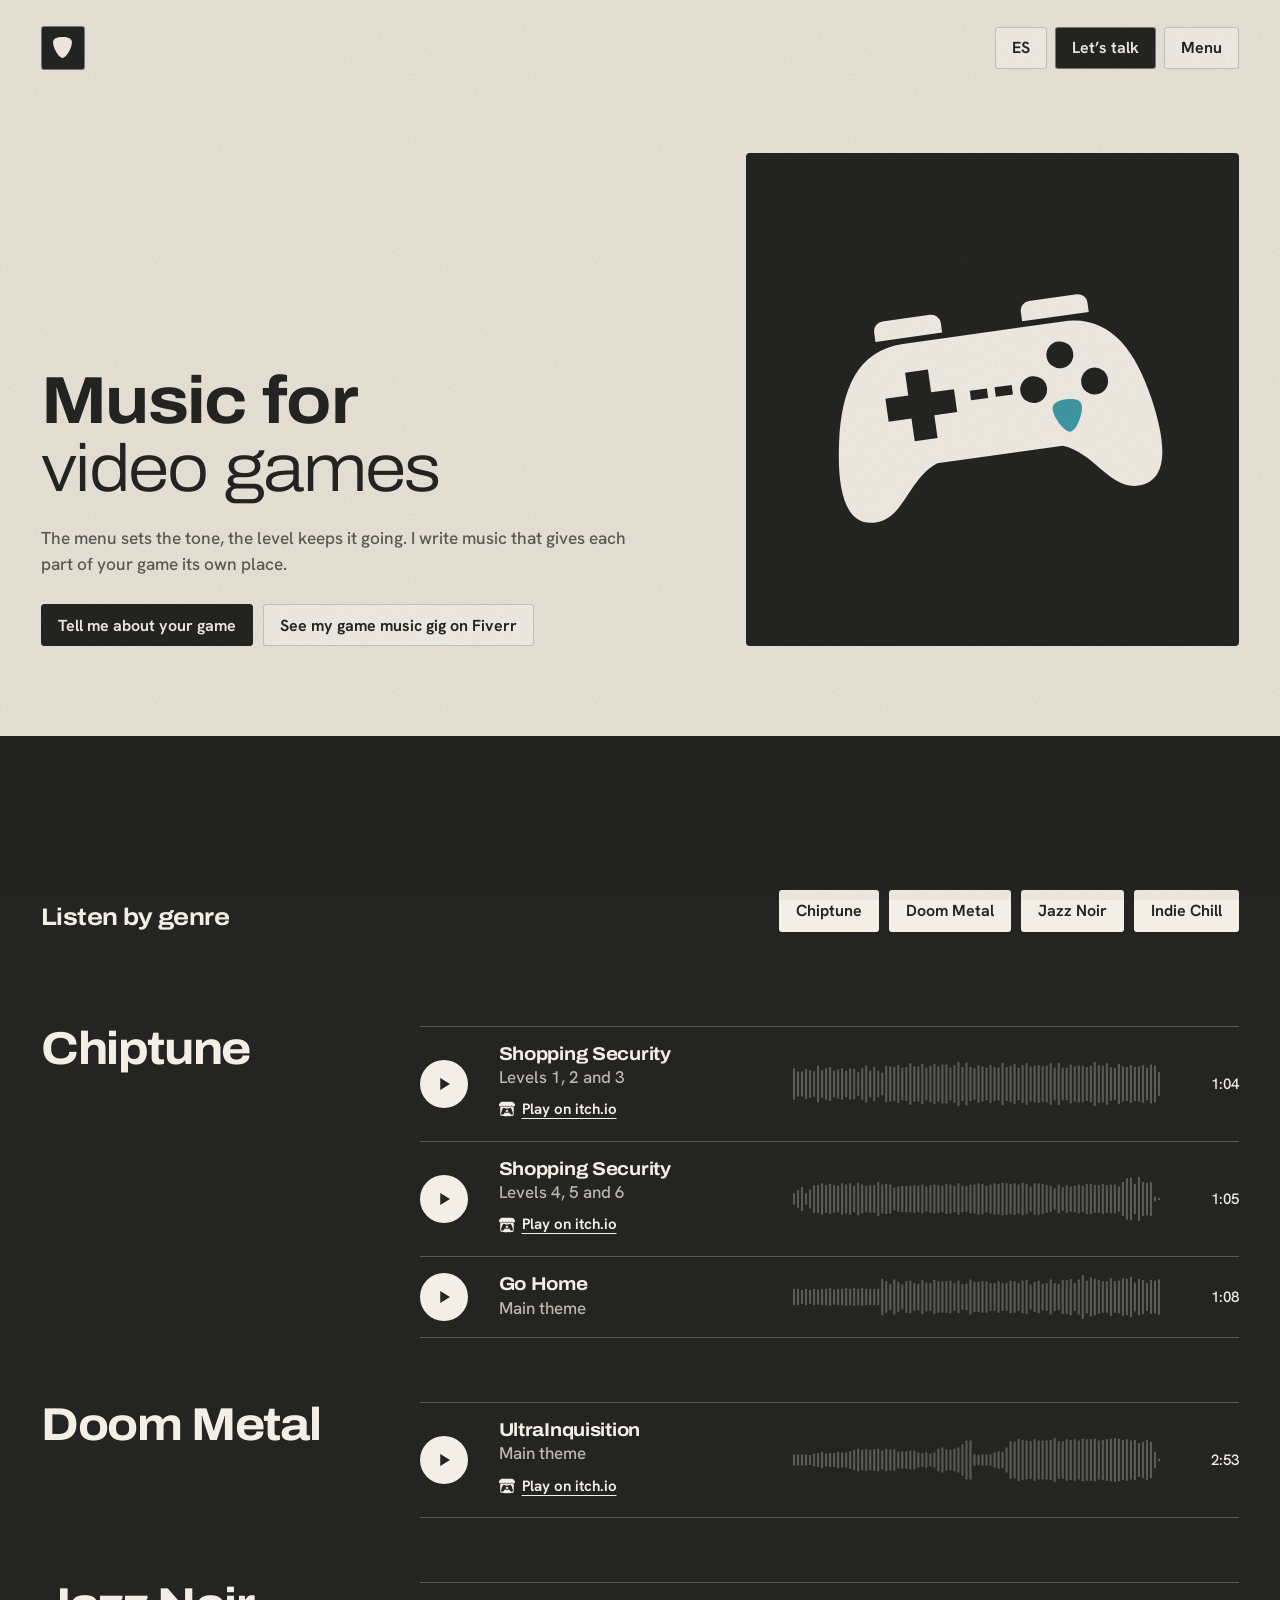
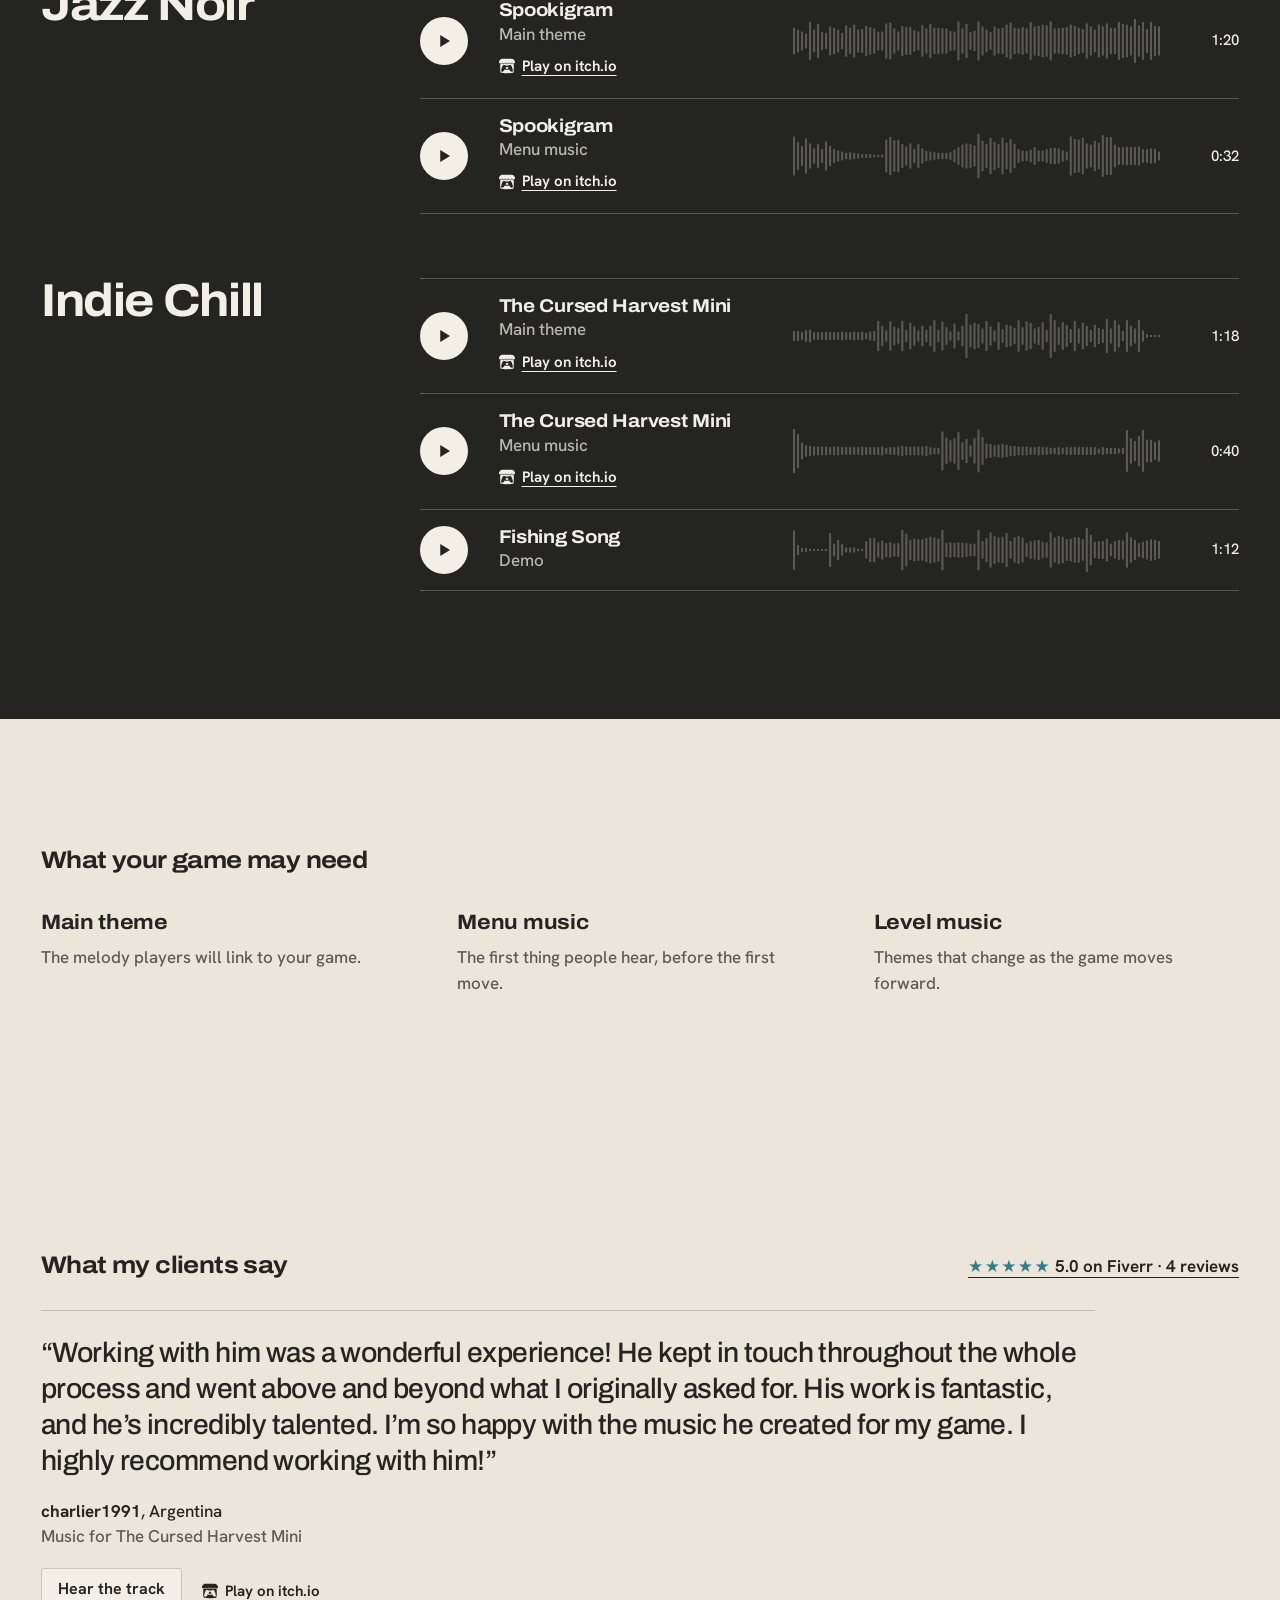
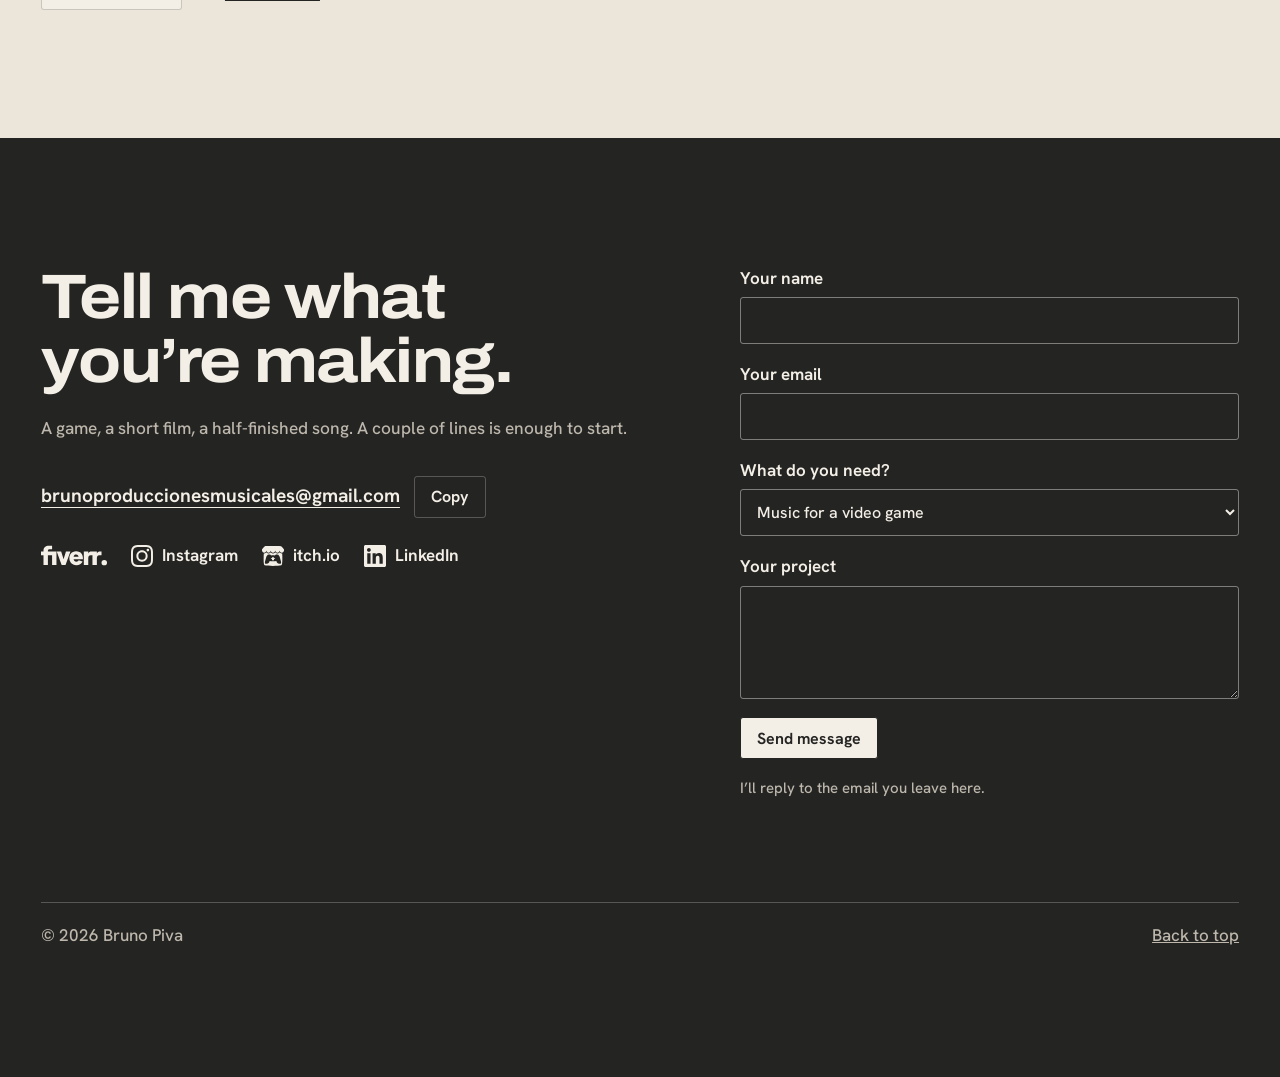
<file: en/videojuegos.html>
<!doctype html>
<html lang="en" id="top">
<head>
<meta charset="utf-8">
<meta name="viewport" content="width=device-width, initial-scale=1">
<title>Video game music | Bruno Piva</title>
<meta name="description" content="Original video game music: main themes, menus and levels. Listen to works by Bruno Piva.">
<!--seo-->
<link rel="canonical" href="https://brunopiva02.github.io/en/videojuegos.html">
<link rel="alternate" hreflang="es" href="https://brunopiva02.github.io/videojuegos.html">
<link rel="alternate" hreflang="en" href="https://brunopiva02.github.io/en/videojuegos.html">
<link rel="alternate" hreflang="x-default" href="https://brunopiva02.github.io/videojuegos.html">
<meta property="og:url" content="https://brunopiva02.github.io/en/videojuegos.html">
<meta property="og:type" content="website">
<meta property="og:site_name" content="Bruno Piva">
<meta property="og:locale" content="en_US">
<meta property="og:title" content="Video game music | Bruno Piva">
<meta property="og:description" content="Original video game music: main themes, menus and levels. Listen to works by Bruno Piva.">
<meta property="og:image" content="https://brunopiva02.github.io/img/og.jpg">
<meta property="og:image:width" content="1200">
<meta property="og:image:height" content="630">
<meta name="twitter:card" content="summary_large_image">
<!--/seo-->
<meta name="theme-color" content="#ece6da">
<link rel="icon" href="../img/favicon.svg" type="image/svg+xml">
<link rel="preconnect" href="https://fonts.googleapis.com">
<link rel="preconnect" href="https://fonts.gstatic.com" crossorigin>
<link rel="stylesheet" href="../css/style.css">
</head>
<body data-page="videojuegos">
<a class="skip" href="#contenido">Skip to content</a>
<header id="header"></header>
<div id="menu" inert><nav><a href="index.html">Home</a><a href="videojuegos.html">Video games</a><a href="cine.html">Film score</a><a href="guitarras.html">Guitars</a><a href="produccion.html">Music production</a><a href="../videojuegos.html" hreflang="es">Español</a></nav></div>
<main id="contenido" tabindex="-1" data-title="Música para videojuegos | Bruno Piva" data-title-en="Video game music | Bruno Piva" data-desc="Música original para videojuegos: temas principales, menús y niveles. Escuchá trabajos de Bruno Piva." data-desc-en="Original video game music: main themes, menus and levels. Listen to works by Bruno Piva.">
<section class="page-head">
  <div>
    <h1><b>Music for</b><span>video games</span></h1>
    <p class="lede">The menu sets the tone, the level keeps it going. I write music that gives each part of your game its own place.</p>
    <div class="cta"><a class="btn" href="#contacto">Tell me about your game</a><a class="btn ghost" data-fiverr="videojuegos" target="_blank" rel="noopener">See my game music gig on Fiverr</a></div>
  </div>
  <div class="emblem" aria-hidden="true"><svg viewBox="0 0 400 400"><g class="tilt">
    <path class="c" d="M98 104h50a10 10 0 0 1 10 10v10H88v-10a10 10 0 0 1 10-10ZM252 104h50a10 10 0 0 1 10 10v10h-70v-10a10 10 0 0 1 10-10Z"/>
    <path class="c" d="M116 130H284C332 130 354 168 364 222C374 276 368 310 338 310C308 310 298 270 266 258H134C102 270 92 310 62 310C32 310 26 276 36 222C46 168 68 130 116 130Z"/>
    <path class="k" d="M114 160h24v24h24v24h-24v24h-24v-24H90v-24h24Z"/>
    <path class="k" d="M178 188h18v10h-18ZM204 188h18v10h-18Z"/>
    <circle class="k" cx="276" cy="164" r="14"/><circle class="k" cx="244" cy="196" r="14"/><circle class="k" cx="308" cy="196" r="14"/>
    <path class="s" transform="translate(259 209) scale(.85)" d="M20 2C31 2 38 5 38 12c0 11-11 30-18 30S2 23 2 12C2 5 9 2 20 2Z"/>
  </g></svg></div>
</section>
<section class="sec dark">
  <div class="sec-head"><h2>Listen by genre</h2><nav class="cta" aria-label="Genres"><a class="btn ghost" href="#chiptune">Chiptune</a><a class="btn ghost" href="#doom-metal">Doom Metal</a><a class="btn ghost" href="#jazz-noir">Jazz Noir</a><a class="btn ghost" href="#indie-chill">Indie Chill</a></nav></div>
  <div class="genre" id="chiptune">
    <h3>Chiptune</h3>
    <ul class="tracks" data-tracks="videojuegos" data-genre="Chiptune"><li class="track"><div class="t-name"><b>Shopping Security</b><span>Levels 1, 2 and 3</span><a class="game" href="https://lefrancha.itch.io/shopping-security">Play on itch.io</a></div><span class="time">1:04</span></li><li class="track"><div class="t-name"><b>Shopping Security</b><span>Levels 4, 5 and 6</span><a class="game" href="https://lefrancha.itch.io/shopping-security">Play on itch.io</a></div><span class="time">1:05</span></li><li class="track"><div class="t-name"><b>Go Home</b><span>Main theme</span></div><span class="time">1:08</span></li></ul>
  </div>
  <div class="genre" id="doom-metal">
    <h3>Doom Metal</h3>
    <ul class="tracks" data-tracks="videojuegos" data-genre="Doom Metal"><li class="track"><div class="t-name"><b>UltraInquisition</b><span>Main theme</span><a class="game" href="https://jeremiasbeltran.itch.io/ultrainquisition">Play on itch.io</a></div><span class="time">2:53</span></li></ul>
  </div>
  <div class="genre" id="jazz-noir">
    <h3>Jazz Noir</h3>
    <ul class="tracks" data-tracks="videojuegos" data-genre="Jazz Noir"><li class="track"><div class="t-name"><b>Spookigram</b><span>Main theme</span><a class="game" href="https://insolgar.itch.io/spookigram">Play on itch.io</a></div><span class="time">1:20</span></li><li class="track"><div class="t-name"><b>Spookigram</b><span>Menu music</span><a class="game" href="https://insolgar.itch.io/spookigram">Play on itch.io</a></div><span class="time">0:32</span></li></ul>
  </div>
  <div class="genre" id="indie-chill">
    <h3>Indie Chill</h3>
    <ul class="tracks" data-tracks="videojuegos" data-genre="Indie Chill"><li class="track"><div class="t-name"><b>The Cursed Harvest Mini</b><span>Main theme</span><a class="game" href="https://prickleworld.itch.io/the-cursed-harvest-mini">Play on itch.io</a></div><span class="time">1:18</span></li><li class="track"><div class="t-name"><b>The Cursed Harvest Mini</b><span>Menu music</span><a class="game" href="https://prickleworld.itch.io/the-cursed-harvest-mini">Play on itch.io</a></div><span class="time">0:40</span></li><li class="track"><div class="t-name"><b>Fishing Song</b><span>Demo</span></div><span class="time">1:12</span></li></ul>
  </div>
</section>
<section class="sec">
  <h2>What your game may need</h2>
  <div class="split">
    <div><h3>Main theme</h3><p>The melody players will link to your game.</p></div>
    <div><h3>Menu music</h3><p>The first thing people hear, before the first move.</p></div>
    <div><h3>Level music</h3><p>Themes that change as the game moves forward.</p></div>
  </div>
</section><section class="sec" data-reviews="videojuegos"><div class="sec-head"><h2>What my clients say</h2></div><div class="reviews"><figure><blockquote>“Working with him was a wonderful experience! He kept in touch throughout the whole process and went above and beyond what I originally asked for. His work is fantastic, and he’s incredibly talented. I’m so happy with the music he created for my game. I highly recommend working with him!”</blockquote><figcaption><b>charlier1991</b>, Argentina<span>Music for The Cursed Harvest Mini</span></figcaption></figure></div></section>
</main>
<section id="contacto" class="sec dark"><p><a href="mailto:brunoproduccionesmusicales@gmail.com">brunoproduccionesmusicales@gmail.com</a></p></section>
<div id="player" role="region" aria-label="Player" hidden></div>
<script src="../js/config.js"></script>
<script src="../js/icons.js"></script>
<script src="../js/waves.js"></script>
<script src="../js/app.js"></script>
</body>
</html>
</file>
<file: css/style.css>
@import url("https://fonts.googleapis.com/css2?family=Archivo:wdth,wght@100..125,300..800&family=Hanken+Grotesk:wght@400..700&display=swap");
:root{--paper:#ece6da;--paper-hi:#f4efe6;--ink:#242423;--mute:#5d5a55;--line:#24242333;--sea:#3f9aa6;--pad:clamp(20px,3.2vw,56px);
  --disp:"Archivo","Arial Black",Arial,sans-serif;--body:"Hanken Grotesk",system-ui,sans-serif;--on:#2c808c;--off:#24242340}
*{box-sizing:border-box}
html{scroll-behavior:smooth;scroll-padding-top:90px;-webkit-text-size-adjust:100%}
body{margin:0;background:var(--paper);color:var(--ink);font:500 17px/1.5 var(--body);overflow-x:hidden}
body.has-player{padding-bottom:92px}
body.menu-open{overflow:hidden}
/* grano de papel */
body::after{content:"";position:fixed;inset:0;z-index:90;pointer-events:none;opacity:.13;mix-blend-mode:multiply;
  background:url("data:image/svg+xml,%3Csvg xmlns='http://www.w3.org/2000/svg' width='220' height='220'%3E%3Cfilter id='n'%3E%3CfeTurbulence type='fractalNoise' baseFrequency='.8' numOctaves='3' stitchTiles='stitch'/%3E%3CfeColorMatrix values='0 0 0 0 0 0 0 0 0 0 0 0 0 0 0 0 0 0 .55 0'/%3E%3C/filter%3E%3Crect width='220' height='220' filter='url(%23n)'/%3E%3C/svg%3E")}
[hidden]{display:none!important}
img{display:block;width:100%;height:auto}
a{color:inherit}
h1,h2,h3,p,ul{margin:0;padding:0}
:focus-visible{outline:3px solid var(--sea);outline-offset:3px}
.skip{position:absolute;left:-999px}.skip:focus{left:8px;top:8px;z-index:100;background:var(--ink);color:var(--paper);padding:10px}
h1,h2,.big{font-family:var(--disp);font-stretch:112%;letter-spacing:-.025em;text-wrap:balance}
h2{font-size:1.5rem;font-weight:700;line-height:1.15}
.btn{display:inline-flex;align-items:center;justify-content:center;gap:9px;min-height:42px;padding:8px 16px;border:1px solid var(--ink);border-radius:3px;background:var(--ink);color:var(--paper-hi);font:650 1rem/1.2 var(--body);text-decoration:none;cursor:pointer;transition:background .2s,color .2s}
.btn:hover{background:var(--sea);border-color:var(--sea);color:#10191a}
.btn.ghost{background:var(--paper-hi);color:var(--ink);border-color:var(--line)}
.btn.ghost:hover{background:var(--ink);color:var(--paper-hi)}
.ico{width:18px;height:18px;fill:currentColor;display:block}

/* cabecera */
#header{position:fixed;z-index:60;inset:0 0 auto;padding:26px var(--pad);display:flex;justify-content:space-between;align-items:center;pointer-events:none}
#header>*{pointer-events:auto}
.head-actions{display:flex;gap:8px}
.logo,.head-actions .btn:not(.ghost){border:1px solid #f4efe66b}
.logo{display:grid;place-items:center;width:44px;height:44px;background:var(--ink);border-radius:3px}
.pick{width:21px;fill:var(--paper-hi);transition:fill .2s,transform .3s}.logo:hover .pick{fill:var(--sea);transform:rotate(-14deg)}
#menu{position:fixed;inset:0;z-index:55;background:var(--ink);color:var(--paper-hi);padding:110px var(--pad) 40px;display:flex;justify-content:space-between;align-items:flex-end;flex-wrap:wrap;gap:36px;overflow:auto;visibility:hidden;transform:translateY(-100%);transition:transform .45s cubic-bezier(.7,0,.2,1),visibility 0s .45s}
#menu.open{visibility:visible;transform:none;transition:transform .45s cubic-bezier(.7,0,.2,1)}
#menu nav a{display:block;font:700 clamp(2rem,5.6vw,4.4rem)/1.08 var(--disp);font-stretch:112%;letter-spacing:-.03em;text-decoration:none}
#menu nav a:hover,#menu nav a[aria-current]{color:#79c4cd}
.menu-links{display:grid;gap:6px}.menu-links a{overflow-wrap:anywhere}

/* hero */
.hero{min-height:100svh;display:flex;flex-direction:column;justify-content:space-between;padding-top:clamp(120px,19vh,210px);position:relative;overflow:hidden}
.hero .photo{transition:max-height .4s}
body.has-player .hero{min-height:calc(100svh - 80px)}
body.has-player .hero .photo{max-height:44svh}
.hero-top{display:grid;grid-template-columns:minmax(0,1.5fr) minmax(220px,.8fr);gap:40px;padding:0 var(--pad);align-items:start}
.hero h1,.page-head h1{font-size:clamp(2rem,3.9vw,3.9rem);line-height:1.02;font-weight:750}
.hero h1 span,.page-head h1 span{display:block;font-weight:330}
.lede{max-width:34em;margin-top:22px;color:var(--mute);font-size:1.08rem}
.cta{display:flex;flex-wrap:wrap;gap:10px;margin-top:26px}
.photo{border-radius:4px;overflow:hidden;background:var(--ink)}
.photo img,.svc-img img{height:100%;object-fit:cover;filter:grayscale(1) contrast(1.06);transition:filter .6s}
.photo:hover img{filter:none}
.hero .photo{aspect-ratio:4/5;max-height:54svh;width:100%;justify-self:end}
.hero .photo img{object-position:40% 30%}
.wordmark{display:flex;justify-content:space-between;margin:clamp(40px,7vw,90px) .8vw -1.6vw;font:800 11.7vw/.82 var(--disp);font-stretch:125%;letter-spacing:-.04em;user-select:none}
.wordmark i{font-style:normal;display:block;transform-origin:50% 86%;will-change:transform}
.wordmark .gap{width:2.2vw}

.sec{padding:clamp(72px,10vw,150px) var(--pad)}
.dark{background:var(--ink);color:var(--paper-hi);--mute:#bdb7ac;--line:#f4efe640;--on:#79c4cd;--off:#f4efe645}
.dark .round{background:var(--paper-hi);color:var(--ink)}
.big{font-size:clamp(2.1rem,4.9vw,4.6rem);line-height:1.02;font-weight:720}
.statement{max-width:18em;margin-inline:auto}

/* servicios */
.svc{display:grid;grid-template-columns:minmax(0,1.6fr) minmax(0,1fr);gap:40px;margin-top:30px;align-items:center}
.svc-list a{display:block;padding:14px 0;text-decoration:none}
.svc-list b{display:block;font:720 clamp(2.2rem,5.4vw,5.3rem)/1 var(--disp);font-stretch:110%;letter-spacing:-.035em;transition:opacity .25s;text-wrap:balance}
.svc-list span{display:block;margin-top:8px;color:var(--mute);max-width:36em}
.svc-list:has(a:hover) a:not(:hover) b{opacity:.22}
.svc-img{max-height:74svh;width:100%;position:relative;aspect-ratio:4/5;border-radius:4px;overflow:hidden;background:var(--ink)}
.svc-img img{position:absolute;object-position:50% 40%;inset:0;opacity:0;transition:opacity .35s}.svc-img .on{opacity:1}
.svc-img .emblem{position:absolute;inset:0;max-width:none;aspect-ratio:auto;opacity:0;transition:opacity .35s}.svc-img .emblem.on{opacity:1}

/* temas */
.sec-head{display:flex;justify-content:space-between;align-items:end;gap:20px;flex-wrap:wrap;margin-bottom:30px}
.genre{display:grid;grid-template-columns:minmax(0,.8fr) minmax(0,2fr);gap:clamp(20px,4vw,64px);padding-top:clamp(40px,5vw,72px)}
.genre h3{font:720 clamp(2rem,3.6vw,3.4rem)/1 var(--disp);font-stretch:110%;letter-spacing:-.03em;position:sticky;top:100px;align-self:start;margin:0}
.genre .track{grid-template-columns:48px minmax(150px,1fr) minmax(0,1.4fr) 46px}
.tracks{list-style:none;border-top:1px solid var(--line)}
.track{display:grid;grid-template-columns:48px minmax(150px,.9fr) minmax(0,2fr) 46px;gap:clamp(14px,2.4vw,36px);align-items:center;padding:16px 0;border-bottom:1px solid var(--line)}
.t-name b,.t-name span,.p-info b,.p-info span{display:block}
.t-name b{font:700 1.16rem/1.2 var(--disp);font-stretch:110%;letter-spacing:-.015em}
.t-name span{color:var(--mute)}
.track.current .t-name b{color:var(--on)}
.track canvas{width:100%;height:44px;cursor:pointer}
.time{font-variant-numeric:tabular-nums;font-size:.94rem;text-align:right;white-space:nowrap}
.round{display:grid;place-items:center;width:48px;height:48px;border:0;border-radius:50%;background:var(--ink);color:var(--paper-hi);cursor:pointer;transition:background .2s}
.round:hover,.dark .round:hover{background:var(--sea);color:#10191a}

/* reseñas */
.rate{font-weight:650;text-underline-offset:5px}.rate:hover{color:var(--on)}
.stars{color:var(--on);letter-spacing:.08em}
.reviews{display:grid;grid-template-columns:minmax(0,1.35fr) minmax(0,1fr);gap:clamp(34px,5vw,80px)}
.reviews figure{margin:0;padding-top:24px;border-top:1px solid var(--line)}
.reviews figure:first-child{grid-row:span 3}
.reviews figure:only-child{grid-column:1/-1;max-width:62em}
.reviews blockquote{margin:0;font:500 1.25rem/1.4 var(--disp);letter-spacing:-.01em;text-wrap:pretty}
.reviews figure:first-child blockquote{font-size:clamp(1.35rem,2.2vw,2.1rem);line-height:1.28;letter-spacing:-.02em}
.reviews figcaption{margin-top:20px}
.reviews figcaption span{display:block;color:var(--mute)}
.reviews details{margin-top:8px;color:var(--mute);font-size:.95rem}
.reviews summary{cursor:pointer}
.reviews .cta{align-items:center;gap:10px 20px;margin-top:18px}

/* antes / después */
.ab{display:inline-flex;margin-top:8px;border:1px solid var(--line);border-radius:3px;overflow:hidden}
.ab button,#player .ab button:not(.round){width:auto;height:auto;min-height:36px;padding:4px 14px;border:0;background:none;color:inherit;font:650 .94rem/1.2 var(--body);cursor:pointer}
.ab button[aria-pressed=true],#player .ab button[aria-pressed=true]:not(.round){background:var(--sea);color:#10191a}
#player .ab{margin:0}
#player.has-ab{grid-template-columns:auto minmax(110px,190px) auto minmax(0,1fr) auto auto auto}

/* video */
.genre-info{position:sticky;top:100px;align-self:start}.genre .genre-info h3{position:static}
.genre-info p{margin-top:12px;color:var(--mute);max-width:16em}
.video{display:block;position:relative;width:100%;aspect-ratio:16/9;padding:0;border:0;border-radius:4px;overflow:hidden;background:#000;cursor:pointer}
.video img{width:100%;height:100%;object-fit:cover;filter:grayscale(1) contrast(1.06);transition:filter .6s}
.video:hover img,.video:focus-visible img{filter:none}
.video .btn{position:absolute;left:18px;bottom:18px;background:var(--paper-hi);color:var(--ink)}
.video:hover .btn{background:var(--sea)}
.video .pick{width:15px;transform:rotate(-90deg);fill:currentColor}
.video+p{margin:6px 0 26px}

/* spotify */
.embeds{display:grid;grid-template-columns:repeat(auto-fit,minmax(min(100%,320px),1fr));gap:16px;margin-top:26px}
.embeds iframe{border:0;width:100%;border-radius:12px;display:block}

/* sobre mí y texto */
.about{display:grid;grid-template-columns:minmax(0,.85fr) minmax(0,1.15fr);gap:clamp(30px,6vw,100px);align-items:center}
.about .photo{aspect-ratio:4/5}
.about .photo img{object-position:50% 40%}
.prose p{margin-top:18px;max-width:36em;color:var(--mute)}
.prose p strong{color:var(--ink)}
.skills{margin-top:34px;border-top:1px solid var(--line)}
.skills div{display:grid;grid-template-columns:9em 1fr;gap:20px;padding:13px 0;border-bottom:1px solid var(--line)}
.skills dt{font-weight:700}.skills dd{margin:0;color:var(--mute)}
.split{display:grid;grid-template-columns:repeat(3,1fr);gap:clamp(24px,4vw,64px);margin-top:36px}
.split h3{font:700 1.3rem/1.2 var(--disp);font-stretch:110%;letter-spacing:-.015em}.split p{margin-top:10px;color:var(--mute)}
.page-head{display:grid;grid-template-columns:minmax(0,1.3fr) minmax(0,1fr);gap:clamp(30px,5vw,80px);align-items:end;padding:clamp(120px,17vh,180px) var(--pad) clamp(50px,7vw,90px)}
.page-head h1{font-size:clamp(2.3rem,5.2vw,5rem)}
.page-head .photo{aspect-ratio:4/5;max-height:66svh;width:100%}
.page-head .emblem{justify-self:end;max-width:min(100%,66svh);aspect-ratio:1}
.emblem{width:100%;background:var(--ink);border-radius:4px;display:grid;place-items:center}
.emblem svg{width:78%;overflow:visible}
.emblem .c{fill:var(--paper-hi)}.emblem .k{fill:var(--ink)}.emblem .s{fill:var(--sea)}
.emblem .tilt{transform:rotate(-8deg);transform-origin:center;transition:transform .5s cubic-bezier(.2,.7,.2,1)}.emblem:hover .tilt{transform:rotate(8deg)}
.emblem .clap{transform:rotate(-17deg);transition:transform .25s cubic-bezier(.6,0,.8,.3)}.emblem:hover .clap{transform:rotate(0)}
.emblem svg:has(.gtr){width:88%;transition:transform .5s cubic-bezier(.2,.7,.2,1)}.emblem:hover svg:has(.gtr){transform:rotate(-8deg)}
.emblem .r{fill:#f4efe640}.emblem .fad{transition:transform .5s cubic-bezier(.2,.7,.2,1)}.emblem:hover .fad{transform:translateY(var(--d))}
main:focus{outline:0}

/* contacto */
.contact-in{display:grid;grid-template-columns:1.1fr .9fr;gap:clamp(36px,7vw,120px)}
.mail{display:flex;flex-wrap:wrap;gap:14px;align-items:center;margin-top:34px;font-weight:650;font-size:clamp(1rem,1.5vw,1.25rem)}
.mail a{overflow-wrap:anywhere;text-underline-offset:5px}
.socials{display:flex;flex-wrap:wrap;gap:8px 24px;margin-top:22px}.socials a{text-underline-offset:5px}
.socials a,.menu-links a{display:inline-flex;align-items:center;gap:9px;min-height:32px;text-decoration:none;font-weight:650}
.socials a:hover,.menu-links a:hover{color:var(--on)}.menu-links a:hover{color:#79c4cd}
.brand{width:22px;height:22px;flex:none}
.brand.wide{width:66px;height:21px}
.hero .socials{margin-top:30px}
.game{display:inline-flex;align-items:center;gap:7px;min-height:30px;margin-top:4px;font-size:.94rem;font-weight:650;text-underline-offset:4px}
.game .brand{width:16px;height:16px}.game:hover{color:var(--on)}
.contact-in a:hover{color:#79c4cd}
form{display:grid;gap:18px;align-content:start}
label{font-weight:650}
form input,form select,form textarea{display:block;width:100%;margin-top:6px;padding:11px 12px;background:transparent;border:1px solid #f4efe670;border-radius:3px;color:inherit;font:500 1rem/1.4 var(--body)}
form option{color:#111}form textarea{resize:vertical}
form .btn{justify-self:start;background:var(--paper-hi);color:var(--ink)}
.trap{position:absolute!important;left:-9999px;width:1px!important;height:1px}
form .btn:disabled{opacity:.6;cursor:wait}
.note.ok{color:#79c4cd;font-weight:650}.note.bad{color:#f0b9a0}
.note{font-size:.94rem;color:var(--mute)}
.dark .mail .btn{background:transparent;color:var(--paper-hi)}
footer{display:flex;justify-content:space-between;margin-top:clamp(60px,8vw,110px);padding-top:20px;border-top:1px solid var(--line);color:var(--mute)}

/* reproductor */
#player{position:fixed;z-index:50;left:0;right:0;bottom:0;min-height:80px;padding:12px var(--pad);display:grid;grid-template-columns:auto minmax(120px,200px) minmax(0,1fr) auto auto auto;gap:22px;align-items:center;background:var(--paper-hi);border-top:1px solid var(--ink)}
#player button:not(.round){display:grid;place-items:center;width:40px;height:44px;border:0;background:none;color:inherit;cursor:pointer}
#player button:not(.round):hover{color:var(--on)}
.p-ctl{display:flex;align-items:center;gap:2px}
.p-info{line-height:1.25;min-width:0}.p-info b,.p-info span{white-space:nowrap;overflow:hidden;text-overflow:ellipsis}.p-info span{color:var(--mute);font-size:.95rem}
.p-wave{position:relative;height:40px}.p-wave canvas{width:100%;height:40px;display:block}
.p-wave input{position:absolute;inset:0;width:100%;height:100%;margin:0;opacity:0;cursor:pointer}
.p-wave:focus-within{outline:2px solid var(--sea);outline-offset:3px}
.p-vol{display:flex;align-items:center;gap:8px}.p-vol input{width:84px;accent-color:var(--ink)}

.js .rv{opacity:0;transform:translateY(26px);transition:opacity .7s,transform .7s cubic-bezier(.2,.7,.2,1)}
.js .rv.in{opacity:1;transform:none}

@media(max-width:820px){
  #header{padding-block:16px}
  .hero-top,.page-head,.about,.svc,.contact-in,.split{grid-template-columns:minmax(0,1fr)}
  .hero{padding-top:104px}
  .hero .photo{aspect-ratio:4/3;max-height:none!important}.hero .photo img{object-position:40% 25%}
  .page-head{padding-top:104px}
  .page-head .photo,.about .photo{aspect-ratio:1;max-height:none}
  .svc-img{display:none}
  .page-head .emblem{justify-self:start;max-width:none}
  .reviews{grid-template-columns:minmax(0,1fr)}.reviews figure:first-child{grid-row:auto}
  .genre{grid-template-columns:minmax(0,1fr)}.genre h3,.genre-info{position:static}.genre-info p{max-width:none}.genre .track{grid-template-columns:48px 1fr auto}
  .track{grid-template-columns:48px 1fr auto;row-gap:10px}
  .track canvas{grid-column:1/-1;grid-row:2;height:36px}
  #player{grid-template-columns:auto minmax(0,1fr) auto;gap:6px 12px;padding:8px 14px}
  .p-vol,#player .time{display:none}
  #player.has-ab{grid-template-columns:auto minmax(0,1fr) auto}
  #player .ab{grid-column:1/-1;grid-row:3;display:flex}#player .ab button:not(.round){flex:1}
  .p-wave{grid-column:1/-1;grid-row:2;height:28px}.p-wave canvas{height:28px}
  body.has-player{padding-bottom:118px}
  .skills div{grid-template-columns:6.5em 1fr}
}
@media(max-width:400px){.head-actions{gap:5px}.btn{padding-inline:12px}}
@media(prefers-reduced-motion:reduce){html{scroll-behavior:auto}*{transition:none!important}.js .rv{opacity:1;transform:none}}
</file>
